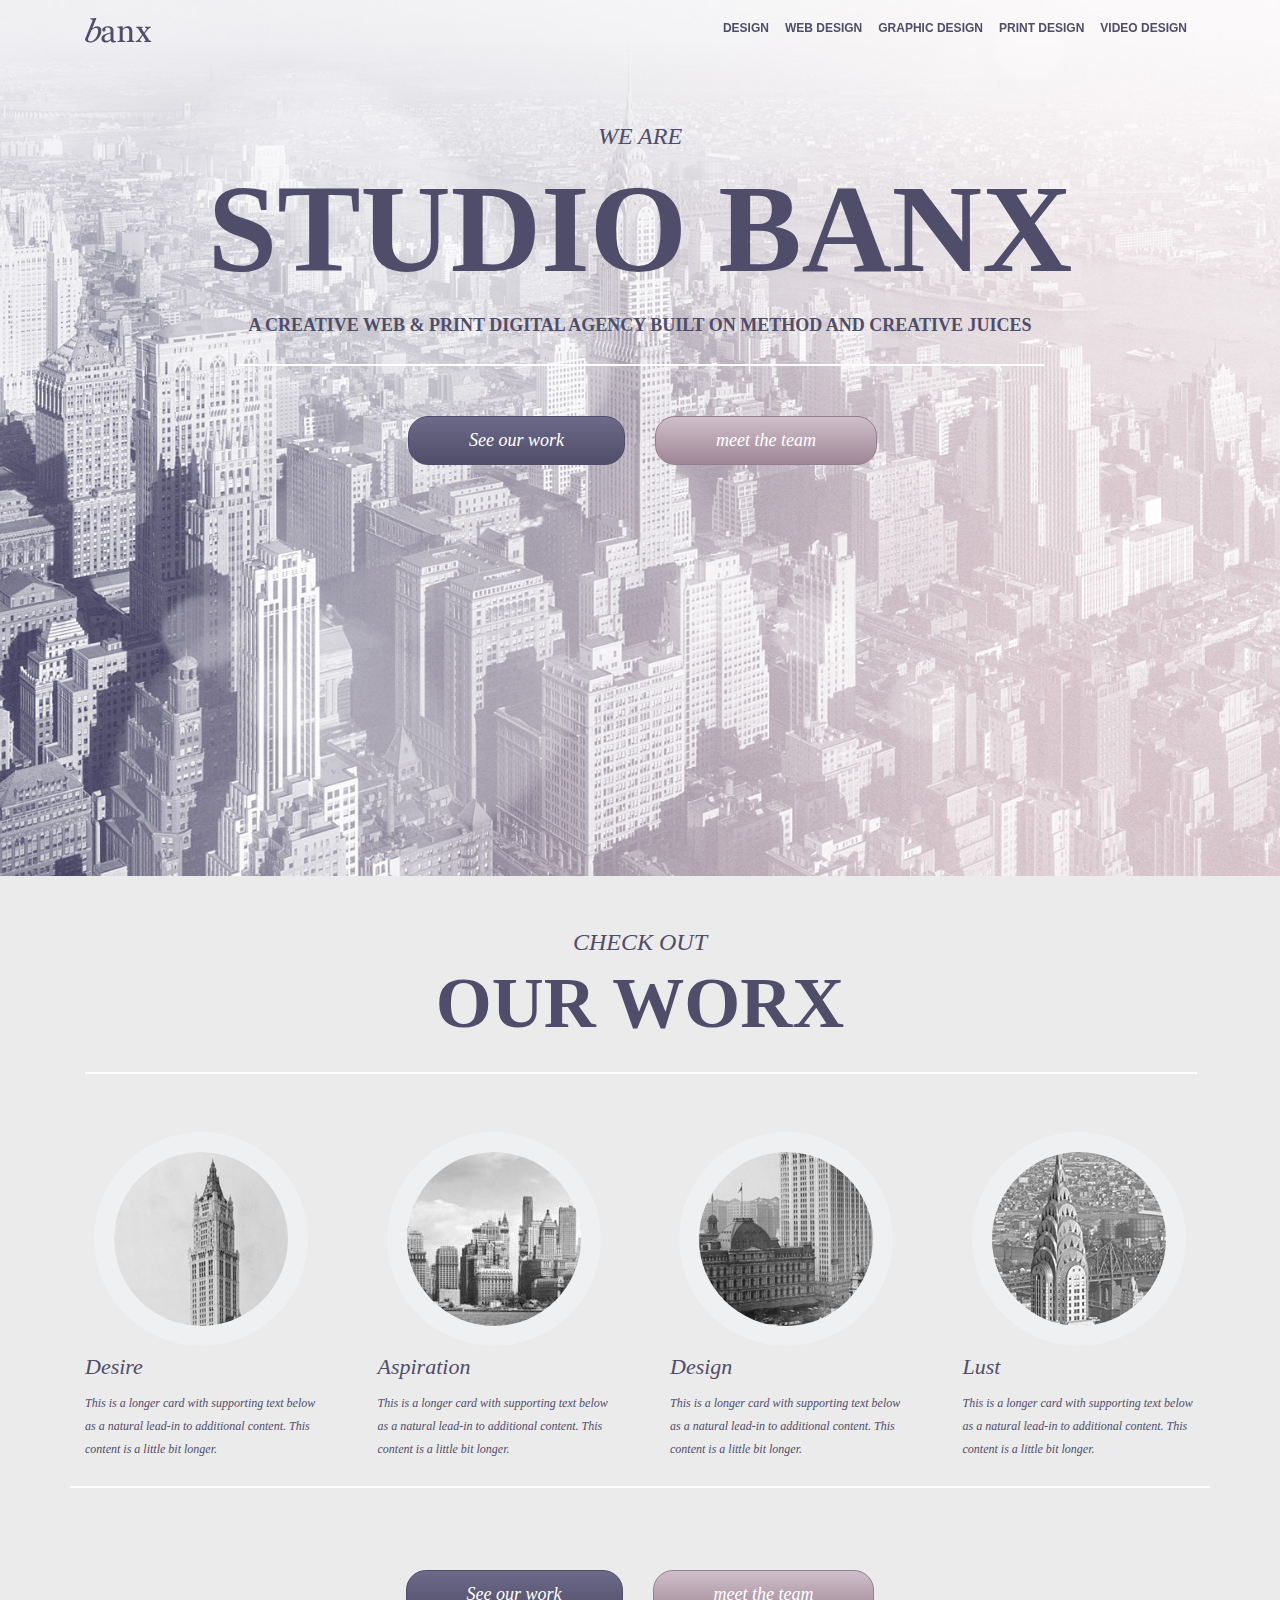
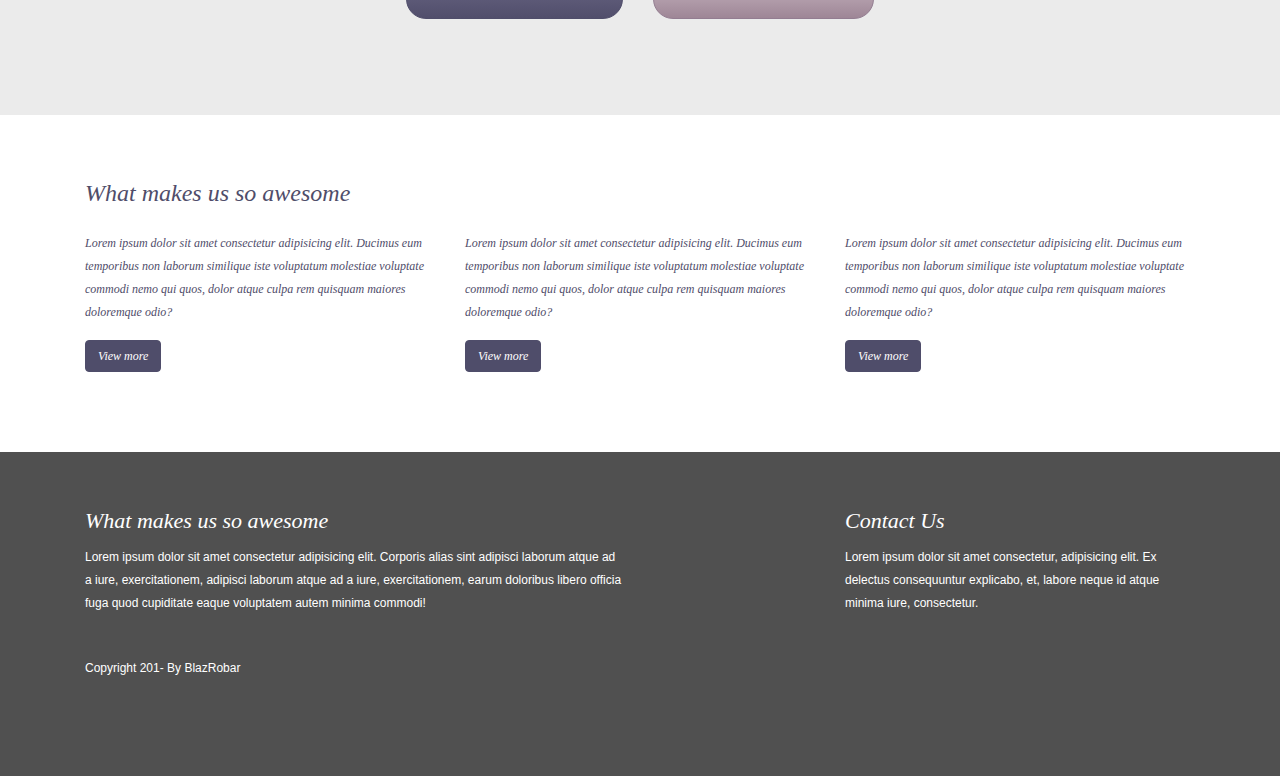
<file: banx/index.html>
<!DOCTYPE html>
<html lang="en">
  <head>
    <meta charset="UTF-8" />
    <title>Banx Design Studio</title>
    <link rel="stylesheet" href="css/bootstrap.css" />
    <link rel="stylesheet" href="css/styles.css" />
	<!-- Yandex.Metrika counter -->
<script type="text/javascript" >
   (function(m,e,t,r,i,k,a){m[i]=m[i]||function(){(m[i].a=m[i].a||[]).push(arguments)};
   m[i].l=1*new Date();k=e.createElement(t),a=e.getElementsByTagName(t)[0],k.async=1,k.src=r,a.parentNode.insertBefore(k,a)})
   (window, document, "script", "https://mc.yandex.ru/metrika/tag.js", "ym");

   ym(51777326, "init", {
        id:51777326,
        clickmap:true,
        trackLinks:true,
        accurateTrackBounce:true,
        webvisor:true
   });
</script>
<noscript><div><img src="https://mc.yandex.ru/watch/51777326" style="position:absolute; left:-9999px;" alt="" /></div></noscript>
<!-- /Yandex.Metrika counter -->
  </head>
  <body>
    <nav class="navbar navbar-expand-lg">
      <div class="container">
        <a class="navbar-brand" href="#"
          ><img src="img/logo.png" alt="banx"
        /></a>
        <button
          class="navbar-toggler"
          type="button"
          data-toggle="collapse"
          data-target="#navbarSupportedContent"
          aria-controls="navbarSupportedContent"
          aria-expanded="false"
          aria-label="Toggle navigation"
        >
          <span class="navbar-toggler-icon"></span>
        </button>
        <div class="collapse navbar-collapse" id="navbarSupportedContent">
          <ul class="navbar-nav ml-auto">
            <li class="nav-item"><a class="nav-link" href="#">Design</a></li>
            <li class="nav-item">
              <a class="nav-link" href="#">Web Design</a>
            </li>
            <li class="nav-item">
              <a class="nav-link" href="#">Graphic Design</a>
            </li>
            <li class="nav-item">
              <a class="nav-link" href="#">Print Design</a>
            </li>
            <li class="nav-item">
              <a class="nav-link" href="#">Video Design</a>
            </li>
          </ul>
        </div>
      </div>
    </nav>
    <div
      id="carouselExampleIndicators"
      class="carousel slide"
      data-ride="carousel"
      data-interval="3000"
      data-pause="hover"
    >
      <div class="carousel-inner">
        <div class="carousel-item active">
          <img class="d-block w-100" src="img/promo.jpg" alt="" />
          <div class="carousel-caption d-none d-md-block my-5">
            <span class="pre_title">We are</span>
            <h1 class="title">Studio Banx</h1>
            <p class="subtitle">
              a creative web & print digital agency built on method and creative
              juices
            </p>
            <hr class="promo_line" />
            <div
              class="row mx-auto"
              style="margin-top: 2rem; margin-bottom: 6rem;"
            >
              <div class="col text-right">
                <button type="button" class="btn btn-primary btn-sm left_btn">
                  See our work
                </button>
              </div>
              <div class="col text-left">
                <button type="button" class="btn btn-primary btn-sm right_btn">
                  meet the team
                </button>
              </div>
            </div>
          </div>
        </div>
        <div class="carousel-item">
          <img class="d-block w-100" src="img/promo.jpg" alt="" />
          <div class="carousel-caption d-none d-md-block my-5">
            <span class="pre_title">We are</span>
            <h1 class="title">Studio Banx</h1>
            <p class="subtitle">
              a creative web & print digital agency built on method and creative
              juices
            </p>
            <hr class="promo_line" />
            <div
              class="row mx-auto"
              style="margin-top: 2rem; margin-bottom: 6rem;"
            >
              <div class="col text-right">
                <button type="button" class="btn btn-primary btn-sm left_btn">
                  See our work
                </button>
              </div>
              <div class="col text-left">
                <button type="button" class="btn btn-primary btn-sm right_btn">
                  meet the team
                </button>
              </div>
            </div>
          </div>
        </div>
        <div class="carousel-item">
          <img class="d-block w-100" src="img/promo.jpg" alt="" />
          <div class="carousel-caption d-none d-md-block my-5">
            <span class="pre_title">We are</span>
            <h1 class="title">Studio Banx</h1>
            <p class="subtitle">
              a creative web & print digital agency built on method and creative
              juices
            </p>
            <hr class="promo_line" />
            <div
              class="row mx-auto"
              style="margin-top: 2rem; margin-bottom: 6rem;"
            >
              <div class="col text-right">
                <button type="button" class="btn btn-primary btn-sm left_btn">
                  See our work
                </button>
              </div>
              <div class="col text-left">
                <button type="button" class="btn btn-primary btn-sm right_btn">
                  meet the team
                </button>
              </div>
            </div>
          </div>
        </div>
      </div>
    </div>
    <div class="worx">
      <div class="container">
        <div class="row d-none d-md-block text-center px-auto pt-5">
          <span class="pre_title">check out</span>
          <h2 class="title worx">Our Worx</h2>
        </div>
		<hr class="worx_line" />
        <div class="row">
          <div class="card-deck">
            <div class="col-sm-12 col-md-3 col-lg-3">
              <div class="card">
                <img
                  class="img-fluid rounded-circle img-responsive img-thumbnail mx-auto my-2"
                  src="img/city-1.jpg"
                  alt="Card image cap"
                />
                <div class="card-body">
                  <h5 class="card-title">Desire</h5>
                  <p class="card-text">
                    This is a longer card with supporting text below as a
                    natural lead-in to additional content. This content is a
                    little bit longer.
                  </p>
                </div>
              </div>
            </div>
            <div class="col-sm-12 col-md-3 col-lg-3">
              <div class="card">
                <img
                  class="img-fluid rounded-circle img-responsive img-thumbnail mx-auto my-2"
                  src="img/city-2.jpg"
                  alt="Card image cap"
                />
                <div class="card-body">
                  <h5 class="card-title">Aspiration</h5>
                  <p class="card-text">
                    This is a longer card with supporting text below as a
                    natural lead-in to additional content. This content is a
                    little bit longer.
                  </p>
                </div>
              </div>
            </div>
            <div class="col-sm-12 col-md-3 col-lg-3">
              <div class="card">
                <img
                  class="img-fluid rounded-circle img-responsive img-thumbnail mx-auto my-2"
                  src="img/city-3.jpg"
                  alt="Card image cap"
                />
                <div class="card-body">
                  <h5 class="card-title">Design</h5>
                  <p class="card-text">
                    This is a longer card with supporting text below as a
                    natural lead-in to additional content. This content is a
                    little bit longer.
                  </p>
                </div>
              </div>
            </div>
            <div class="col-sm-12 col-md-3 col-lg-3">
              <div class="card">
                <img
                  class="img-fluid rounded-circle img-responsive img-thumbnail mx-auto my-2"
                  src="img/city-4.jpg"
                  alt="Card image cap"
                />
                <div class="card-body">
                  <h5 class="card-title">Lust</h5>
                  <p class="card-text">
                    This is a longer card with supporting text below as a
                    natural lead-in to additional content. This content is a
                    little bit longer.
                  </p>
                </div>
              </div>
            </div>
          </div>
          <hr class="worx_line" />
          <div
            class="row mx-auto"
            style="margin-top: 2rem; margin-bottom: 6rem;"
          >
            <div class="col">
              <button type="button" class="btn btn-primary btn-sm left_btn">
                See our work
              </button>
            </div>
            <div class="col">
              <button type="button" class="btn btn-primary btn-sm right_btn">
                meet the team
              </button>
            </div>
          </div>
        </div>
      </div>
    </div>
    <div class="awesome">
      <div class="container">
        <div class="row mt-5 mb-2">
          <div class="col">
            <h3 class="awesome_title my-3">What makes us so awesome</h3>
          </div>
        </div>
        <div class="row">
          <div class="col-sm-12 col-md-4">
            <div class="card">
              <div class="card-body">
                <p class="card-text">
                  Lorem ipsum dolor sit amet consectetur adipisicing elit.
                  Ducimus eum temporibus non laborum similique iste voluptatum
                  molestiae voluptate commodi nemo qui quos, dolor atque culpa
                  rem quisquam maiores doloremque odio?
                </p>
                <a href="#" class="btn btn-primary btn_view">View more</a>
              </div>
            </div>
          </div>
          <div class="col-sm-12 col-md-4">
            <div class="card">
              <div class="card-body">
                <p class="card-text">
                  Lorem ipsum dolor sit amet consectetur adipisicing elit.
                  Ducimus eum temporibus non laborum similique iste voluptatum
                  molestiae voluptate commodi nemo qui quos, dolor atque culpa
                  rem quisquam maiores doloremque odio?
                </p>
                <a href="#" class="btn btn-primary btn_view">View more</a>
              </div>
            </div>
          </div>
          <div class="col-sm-12 col-md-4">
            <div class="card">
              <div class="card-body">
                <p class="card-text">
                  Lorem ipsum dolor sit amet consectetur adipisicing elit.
                  Ducimus eum temporibus non laborum similique iste voluptatum
                  molestiae voluptate commodi nemo qui quos, dolor atque culpa
                  rem quisquam maiores doloremque odio?
                </p>
                <a href="#" class="btn btn-primary btn_view">View more</a>
              </div>
            </div>
          </div>
        </div>
      </div>
    </div>
    <footer class="footer" style="margin-top: 5rem;">
      <div class="container w-100">
        <div class="row my-4">
          <div class="col-sm-12 col-md-6">
            <div class="card">
              <div class="card-body">
                <h5 class="card-title text-left">What makes us so awesome</h5>
                <p class="footer_text">
                  Lorem ipsum dolor sit amet consectetur adipisicing elit.
                  Corporis alias sint adipisci laborum atque ad a iure,
                  exercitationem, adipisci laborum atque ad a iure,
                  exercitationem, earum doloribus libero officia fuga quod
                  cupiditate eaque voluptatem autem minima commodi!
                </p>
              </div>
            </div>
          </div>
          <div class="col-md-2"></div>
          <div class="col-sm-12 col-md-4">
            <div class="card">
              <div class="card-body">
                <h5 class="card-title text-left">Contact Us</h5>
                <p class="footer_text">
                  Lorem ipsum dolor sit amet consectetur, adipisicing elit. Ex
                  delectus consequuntur explicabo, et, labore neque id atque
                  minima iure, consectetur.
                </p>
              </div>
            </div>
          </div>
        </div>
        <div class="row" style="margin-bottom: 5rem;">
          <div class="col">
            <span class="copyright">Copyright 201- By BlazRobar</span>
          </div>
        </div>
      </div>
    </footer>
    <script src="js/jquery-3.3.1.js"></script>
    <script src="js/bootstrap.js"></script>
  </body>
</html>
</file>
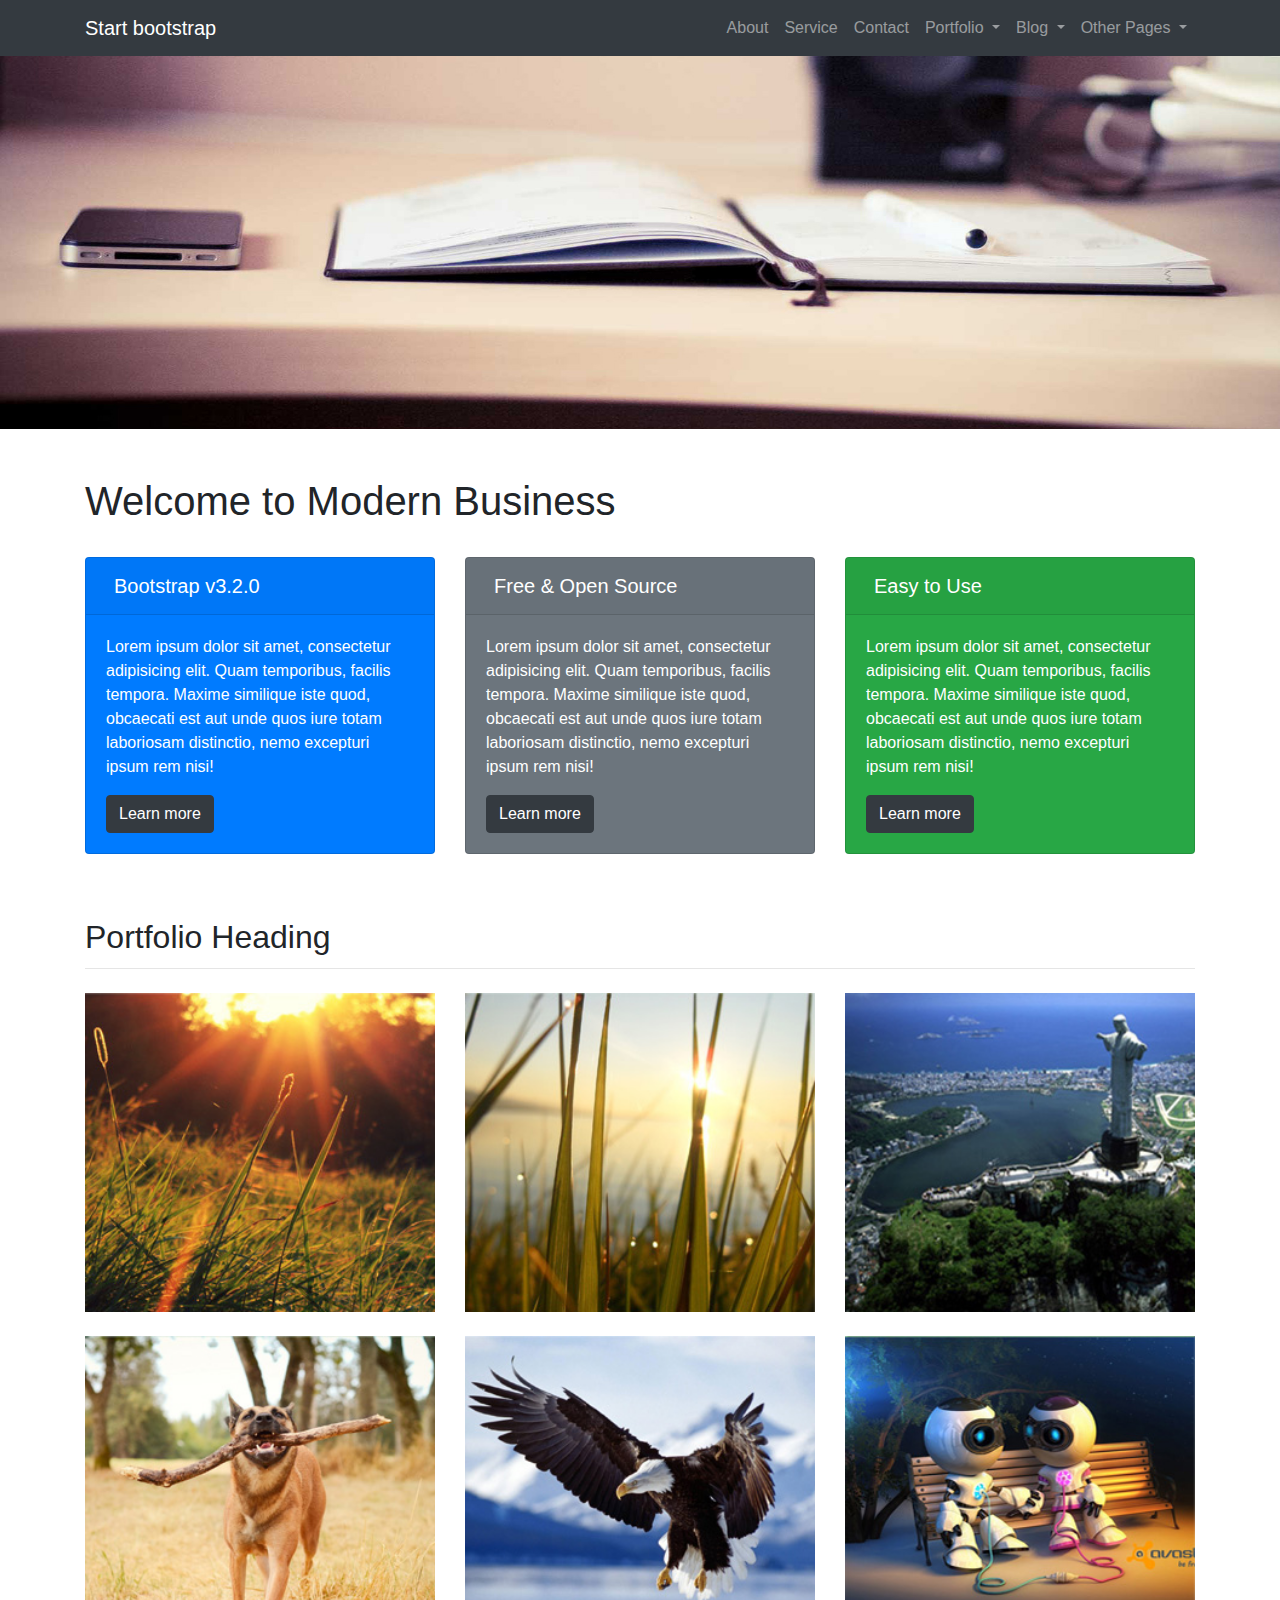
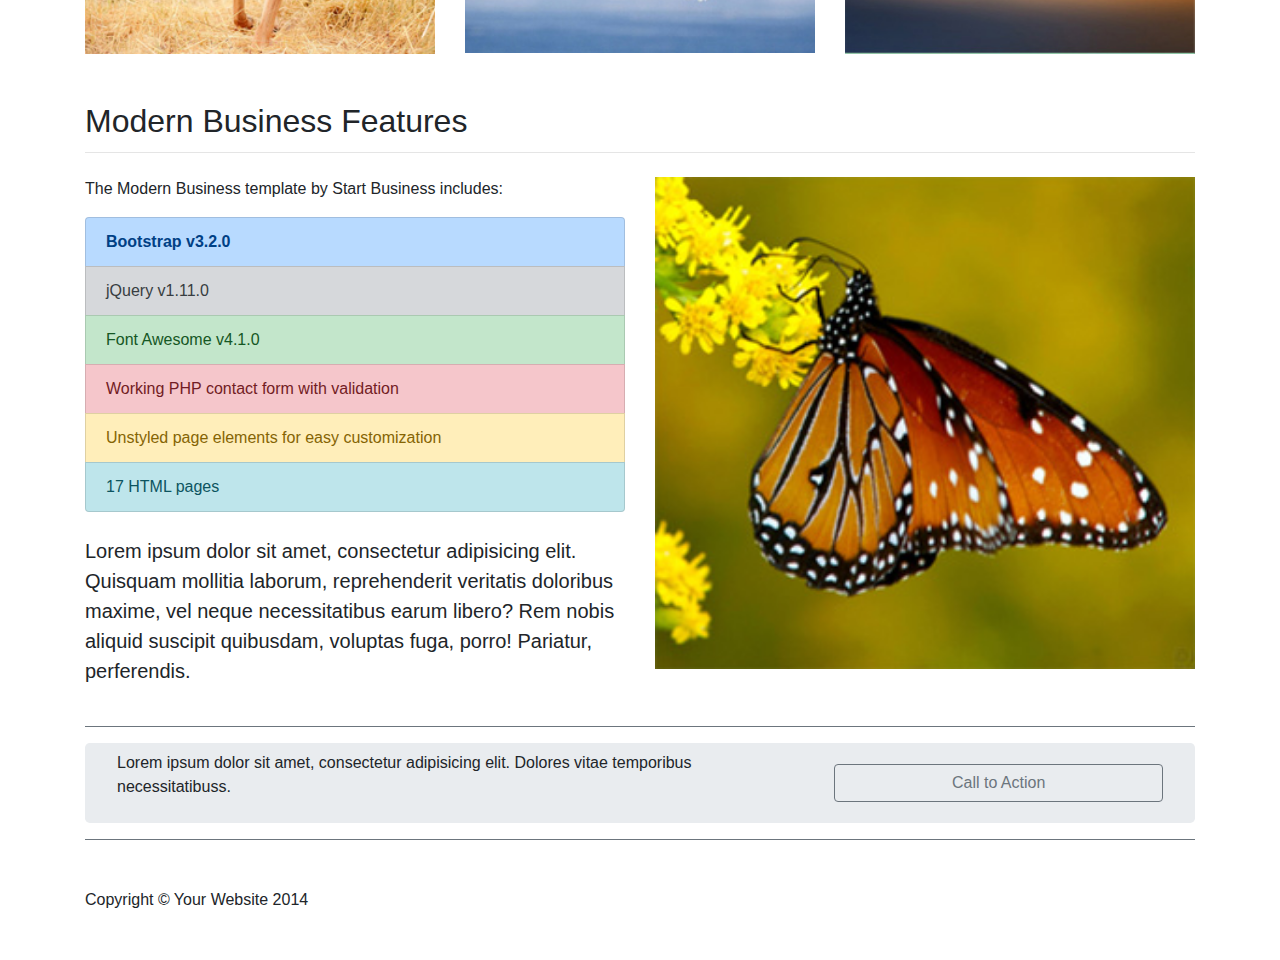
<file: bootstrap/index.html>
<!DOCTYPE html>
<html lang="en">
<head>
	<meta charset="UTF-8">
	<title>Bootstrap</title>
	<link rel="stylesheet" href="css/bootstrap.css">
	<link rel="stylesheet" href="https://use.fontawesome.com/releases/v5.5.0/css/all.css" integrity="sha384-B4dIYHKNBt8Bc12p+WXckhzcICo0wtJAoU8YZTY5qE0Id1GSseTk6S+L3BlXeVIU" crossorigin="anonymous">
	<!-- Yandex.Metrika counter -->
	<script type="text/javascript" >
	   (function(m,e,t,r,i,k,a){m[i]=m[i]||function(){(m[i].a=m[i].a||[]).push(arguments)};
	   m[i].l=1*new Date();k=e.createElement(t),a=e.getElementsByTagName(t)[0],k.async=1,k.src=r,a.parentNode.insertBefore(k,a)})
	   (window, document, "script", "https://mc.yandex.ru/metrika/tag.js", "ym");

	   ym(51482011, "init", {
			id:51482011,
			clickmap:true,
			trackLinks:true,
			accurateTrackBounce:true,
			webvisor:true
	   });
	</script>
	<noscript><div><img src="https://mc.yandex.ru/watch/51482011" style="position:absolute; left:-9999px;" alt="" /></div></noscript>
	<!-- /Yandex.Metrika counter -->
</head>
<body>
	<nav class="navbar navbar-static-top navbar-expand-lg navbar-dark bg-dark">	
		<div class="container">		
			<div class="row d-flex justify-content-between flex-grow-1">
				<div class="col-md-6 col-lg-6 col-xl-6">
					<a class="navbar-brand" href="#">Start bootstrap</a>
					<button class="navbar-toggler" type="button" data-toggle="collapse" data-target="#navbarSupportedContent" aria-controls="navbarSupportedContent" aria-expanded="false" aria-label="Toggle navigation">
						<span class="navbar-toggler-icon"></span>
					</button>					
				</div>
				<div class="col-md-6 col-lg-6 col-xl-6">
					<div class="collapse navbar-collapse d-flex justify-content-end" id="navbarSupportedContent">
						<ul class="navbar-nav">
							<li class="nav-item">
								<a class="nav-link" href="#">About</a>
							</li>
							<li class="nav-item">
								<a class="nav-link" href="#">Service</a>
							</li>
							<li class="nav-item">
								<a class="nav-link" href="#">Contact</a>
							</li>
							<li class="nav-item dropdown">
								<a class="nav-link dropdown-toggle" href="#" id="navbarDropdown" role="button" data-toggle="dropdown" aria-haspopup="true" aria-expanded="false">
									Portfolio
								</a>
								<div class="dropdown-menu" aria-labelledby="navbarDropdown">
									<a class="dropdown-item" href="#">Action</a>
									<a class="dropdown-item" href="#">Another action</a>
									<div class="dropdown-divider"></div>
									<a class="dropdown-item" href="#">Something else here</a>
								</div>
							</li>
							<li class="nav-item dropdown">
								<a class="nav-link dropdown-toggle" href="#" id="navbarDropdown" role="button" data-toggle="dropdown" aria-haspopup="true" aria-expanded="false">
									Blog
								</a>
								<div class="dropdown-menu" aria-labelledby="navbarDropdown">
									<a class="dropdown-item" href="#">Action</a>
									<a class="dropdown-item" href="#">Another action</a>
									<div class="dropdown-divider"></div>
									<a class="dropdown-item" href="#">Something else here</a>
								</div>
							</li>
							<li class="nav-item dropdown">
								<a class="nav-link dropdown-toggle" href="#" id="navbarDropdown" role="button" data-toggle="dropdown" aria-haspopup="true" aria-expanded="false">
									Other Pages
								</a>
								<div class="dropdown-menu" aria-labelledby="navbarDropdown">
									<a class="dropdown-item" href="#">Action</a>
									<a class="dropdown-item" href="#">Another action</a>
									<div class="dropdown-divider"></div>
									<a class="dropdown-item" href="#">Something else here</a>
								</div>
							</li>
						</ul>
					</div>						
				</div>
			</div>
		</div>
	</nav>
	<div class="row m-0">
		<img src="img/slide_pic.jpg" class="img-fluid" alt="Responsive image">	
	</div>
	<div class="container">
		<div class="row mx-0 mt-5 mb-4">
			<h1 class="text-body">Welcome to Modern Business</h1>			
		</div>
		<div class="row d-flex justify-content-between flex-grow-1">
			<div class="col-4">
				<div class="card text-white bg-primary mb-3">
					<div class="card-header d-flex align-items-center">
						<i class="fas fa-check pt-1"></i>
						<h5 class="mx-2 my-0 py-1">Bootstrap v3.2.0</h5>
					</div> 
					<div class="card-body">
						<p class="card-text">Lorem ipsum dolor sit amet, consectetur adipisicing elit. Quam temporibus, facilis tempora. Maxime similique iste quod, obcaecati est aut unde quos iure totam laboriosam distinctio, nemo excepturi ipsum rem nisi!</p>
						<button type="button" class="btn btn-dark">Learn more</button>
					</div>
				</div>	
			</div>				
			<div class="col-4">
				<div class="card  text-white bg-secondary mb-3">
					<div class="card-header d-flex align-items-center">
						<i class="fas fa-gift pt-1"></i>
						<h5 class="mx-2 my-0 py-1">Free & Open Source</h5>
					</div> 
					<div class="card-body">
						<p class="card-text">Lorem ipsum dolor sit amet, consectetur adipisicing elit. Quam temporibus, facilis tempora. Maxime similique iste quod, obcaecati est aut unde quos iure totam laboriosam distinctio, nemo excepturi ipsum rem nisi!</p>
						<button type="button" class="btn btn-dark">Learn more</button>
					</div>
				</div>	
			</div>				
			<div class="col-4">
				<div class="card text-white bg-success mb-3">
					<div class="card-header d-flex align-items-center">
						<i class="far fa-compass pt-1"></i>
						<h5 class="mx-2 my-0 py-1">Easy to Use</h5>
					</div> 
					<div class="card-body">
						<p class="card-text">Lorem ipsum dolor sit amet, consectetur adipisicing elit. Quam temporibus, facilis tempora. Maxime similique iste quod, obcaecati est aut unde quos iure totam laboriosam distinctio, nemo excepturi ipsum rem nisi!</p>
						<button type="button" class="btn btn-dark">Learn more</button>
					</div>
				</div>	
			</div>			
		</div>	
	</div>
	<div class="container">
		<div class="row mx-0 mt-5 mb-1">
			<h2 class="text-body">Portfolio Heading</h2>	
		</div>	
		<hr class="row mx-0 mt-1 mb-3 py-0">	
		<div class="row my-4 d-flex justify-content-between flex-grow-1">
			<div class="col-4">
				<img src="img/pic-1.jpg" class="w-100" alt="Responsive image">	
			</div>			
			<div class="col-4">
				<img src="img/pic-2.jpg" class="w-100" alt="Responsive image">	
			</div>			
			<div class="col-4">
				<img src="img/pic-3.jpg" class="w-100" alt="Responsive image">	
			</div>
		</div>			
		<div class="row my-4 d-flex justify-content-between flex-grow-1">
			<div class="col-4">
				<img src="img/pic-4.jpg" class="w-100" alt="Responsive image">	
			</div>			
			<div class="col-4">
				<img src="img/pic-5.jpg" class="w-100" alt="Responsive image">	
			</div>			
			<div class="col-4">
				<img src="img/pic-6.jpg" class="w-100" alt="Responsive image">	
			</div>
		</div>	
	</div>
	<div class="container">
		<div class="row mx-0 mt-5 mb-1">
			<h2 class="text-body">Modern Business Features</h2>	
		</div>	
		<hr class="row mx-0 mt-1 mb-3 py-0">	
		<div class="row my-4 d-flex justify-content-between flex-grow-1">
			<div class="col-6">
				<p class="text-body">The Modern Business template by Start Business includes:</p>
				<ul class="list-group">
					<li class="list-group-item list-group-item-primary"><strong>Bootstrap v3.2.0</strong></li>
					<li class="list-group-item list-group-item-secondary">jQuery v1.11.0</li>
					<li class="list-group-item list-group-item-success">Font Awesome v4.1.0</li>
					<li class="list-group-item list-group-item-danger">Working PHP contact form with validation</li>
					<li class="list-group-item list-group-item-warning">Unstyled page elements for easy customization</li>
					<li class="list-group-item list-group-item-info">17 HTML pages</li>
				</ul>
				<p class="lead mt-4">Lorem ipsum dolor sit amet, consectetur adipisicing elit. Quisquam mollitia laborum, reprehenderit veritatis doloribus maxime, vel neque necessitatibus earum libero? Rem nobis aliquid suscipit quibusdam, voluptas fuga, porro! Pariatur, perferendis.</p>
			</div>			
			<div class="col-6">
				<img src="img/pic-8.jpg" class="w-100" alt="Responsive image">	
			</div>			
		</div>			
	</div>
	<div class="container">
		<div class="border-top border-bottom border-secondary box">
			<div class="jumbotron mt-3 mb-3 py-2">
				<div class="row align-items-center">
					<div class="col-8">
						<p class="text-body">Lorem ipsum dolor sit amet, consectetur adipisicing elit. Dolores vitae temporibus necessitatibuss.</p>
					</div>
					<div class="col-4">
						<input class="btn btn-outline-secondary w-100" type="submit" value="Call to Action">
					</div>
				</div>
			</div>
		</div>
	</div>
	<footer class="mastfoot mx-5 my-5">
		<div class="container">
			<p class="text-body">Copyright &copy; Your Website 2014</p>
		</div>
	</footer>
	<script src="js/jquery-3.3.1.js"></script>
	<script src="js/bootstrap.js"></script>
</body>
</html>
</file>
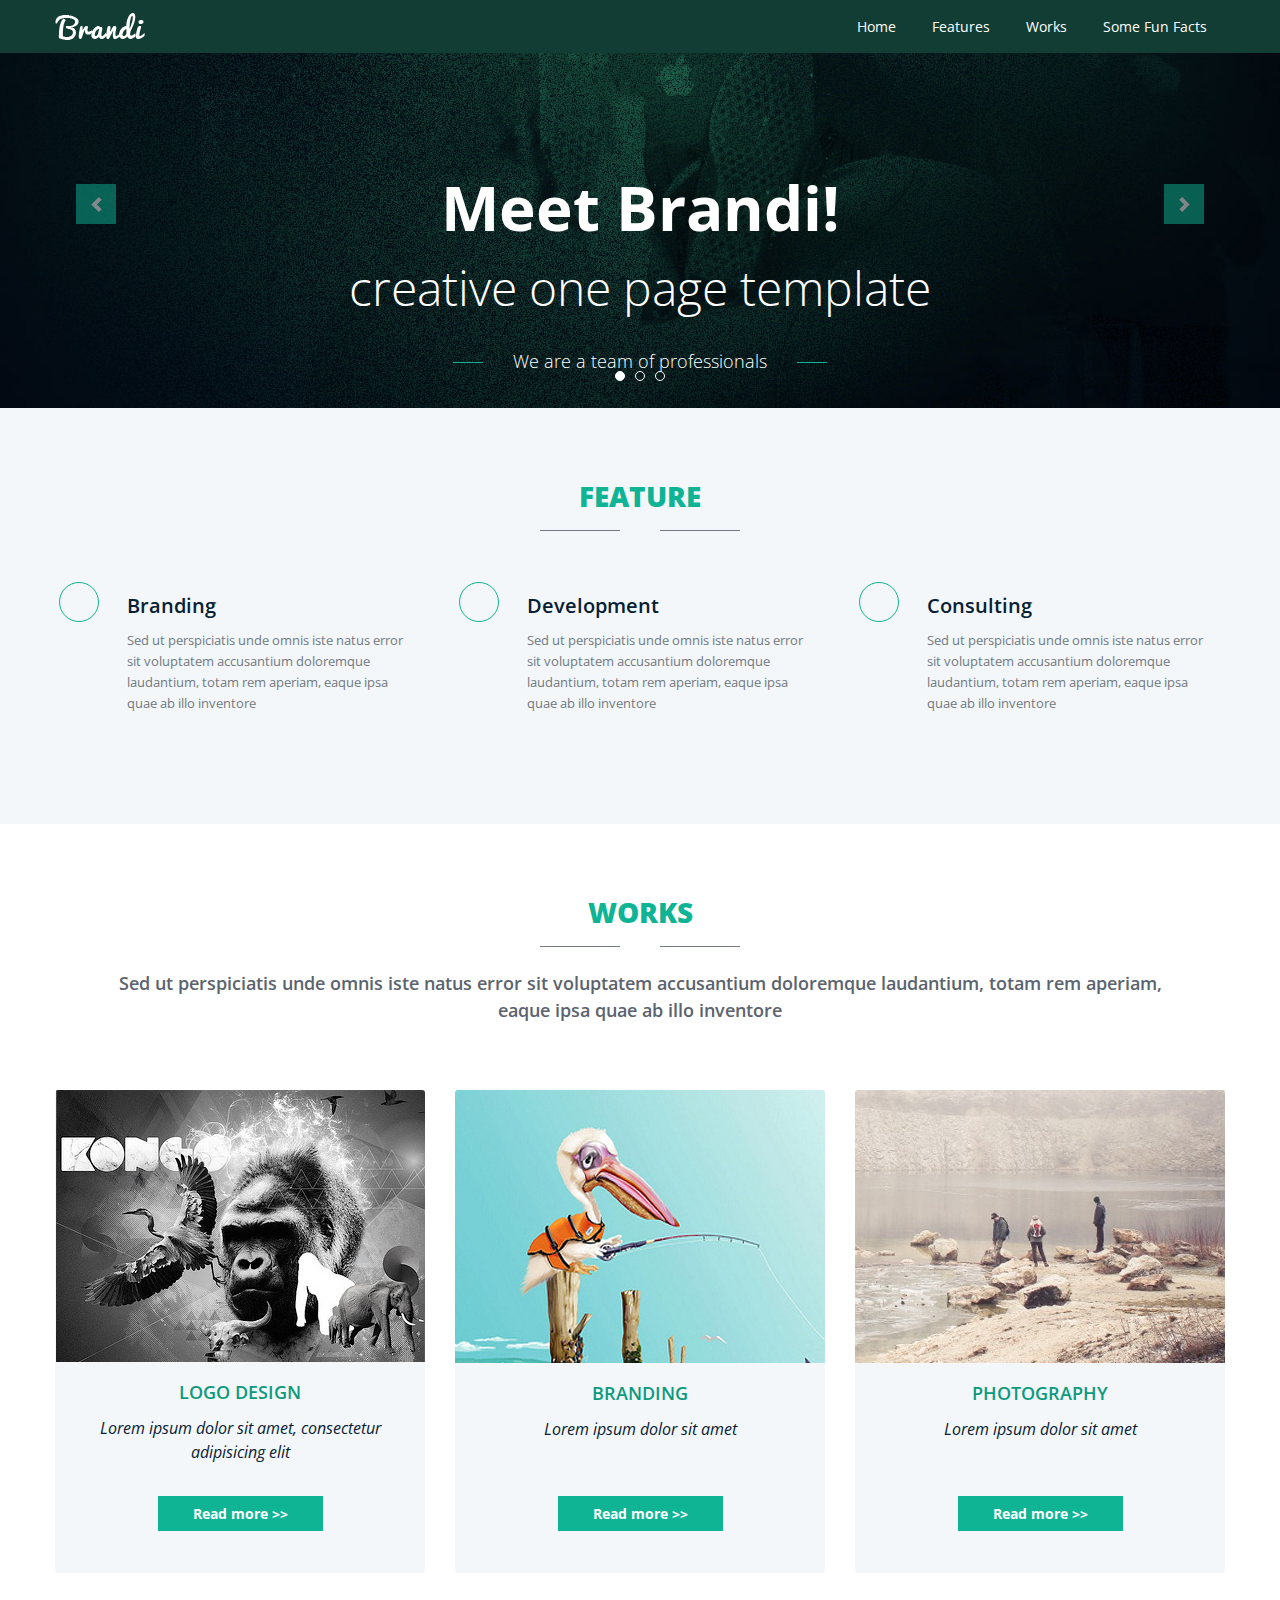
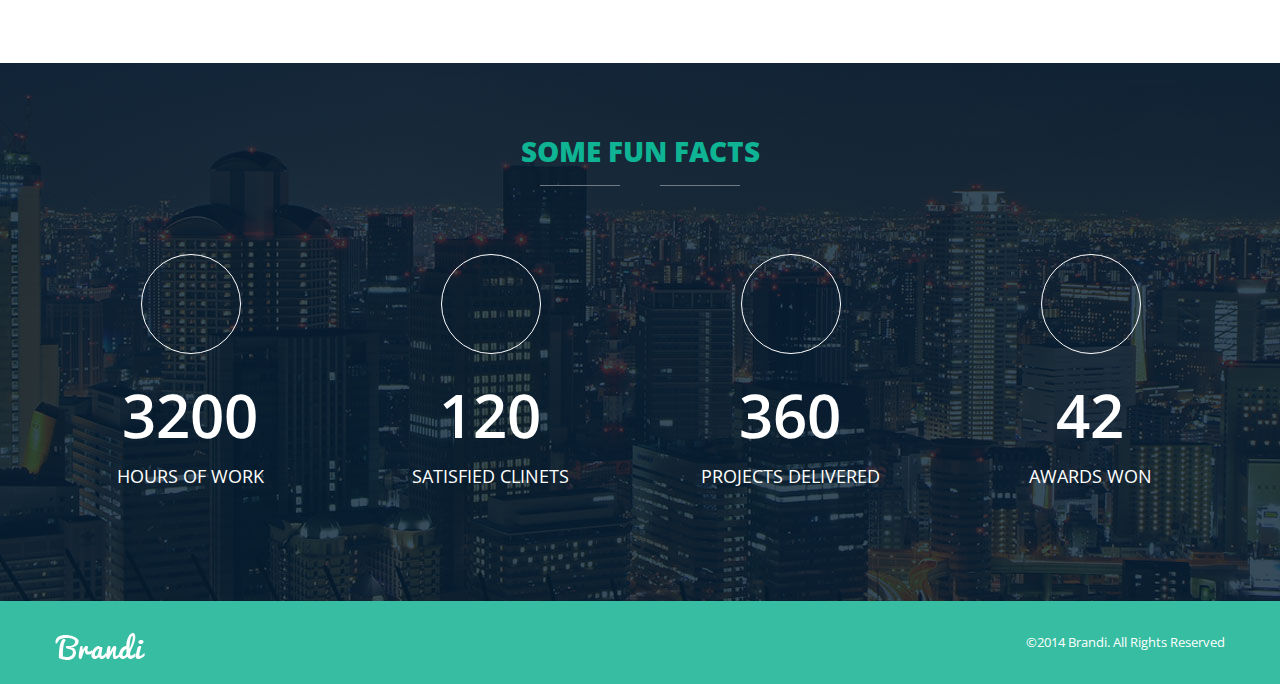
<file: brandi/index.html>
<!DOCTYPE html>
<html lang="en">
<head>
	<meta charset="UTF-8">
	<title>Brandi</title>
	<link rel="stylesheet" href="css/reset.css">
	<link rel="stylesheet" href="css/bootstrap.css">
	<link rel="stylesheet" href="https://use.fontawesome.com/releases/v5.6.3/css/all.css" integrity="sha384-UHRtZLI+pbxtHCWp1t77Bi1L4ZtiqrqD80Kn4Z8NTSRyMA2Fd33n5dQ8lWUE00s/" crossorigin="anonymous">
	<link href="https://fonts.googleapis.com/css?family=Open+Sans" rel="stylesheet">
	<link rel="stylesheet" href="css/styles.css">
<!-- Yandex.Metrika counter -->
<script type="text/javascript" >
   (function(m,e,t,r,i,k,a){m[i]=m[i]||function(){(m[i].a=m[i].a||[]).push(arguments)};
   m[i].l=1*new Date();k=e.createElement(t),a=e.getElementsByTagName(t)[0],k.async=1,k.src=r,a.parentNode.insertBefore(k,a)})
   (window, document, "script", "https://mc.yandex.ru/metrika/tag.js", "ym");

   ym(51777260, "init", {
        id:51777260,
        clickmap:true,
        trackLinks:true,
        accurateTrackBounce:true,
        webvisor:true
   });
</script>
<noscript><div><img src="https://mc.yandex.ru/watch/51777260" style="position:absolute; left:-9999px;" alt="" /></div></noscript>
<!-- /Yandex.Metrika counter -->	
</head>
<body>

	<nav class="navbar navbar-expand-lg fixed-top">
		<div class="container">
			<a href="#home" class="logo"><img src="img/logo.png" alt="Brandi"></a>
			<button class="navbar-toggler" type="button" data-toggle="collapse" data-target="#navbarSupportedContent" aria-controls="navbarSupportedContent" aria-expanded="false" aria-label="Toggle navigation">
				<span class="navbar-toggler-icon"></span>
			</button>

			<div class="collapse navbar-collapse" id="navbarSupportedContent">
				<ul class="navbar-nav ml-auto">
					<li class="nav-item active">
						<a class="nav-link smooth-scroll" href="#home">Home<span class="sr-only">(current)</span></a>
					</li>
					<li class="nav-item">
						<a class="nav-link smooth-scroll" href="#features">Features</a>
					</li>
					<li class="nav-item">
						<a class="nav-link smooth-scroll" href="#works">Works</a>
					</li>
					<li class="nav-item">
						<a class="nav-link smooth-scroll" href="#facts">Some Fun Facts</a>
					</li>
				</ul>
			</div>
		</div>
	</nav>


	<div id="carouselExampleIndicators" class="carousel slide" data-ride="carousel" data-interval="5000">

		<div class="carousel-inner" id="home">
			<div class="carousel-item align-self-start active">
				<img src="img/slider-pic.jpg" alt="slider-pic" class="img-fluid">
				<div class="carousel-caption d-none d-md-block">
					<h1>Meet Brandi!</h1>
					<p>creative one page template</p>
					<div class="col mx-auto my-4">
						<div class="row d-flex justify-content-center">					
							<span class="lines"></span>
							<span class="text">We are a team of professionals</span>
							<span class="lines"></span>
						</div>
					</div>
				</div>
			</div>
			<div class="carousel-item align-self-start">
				<img src="img/slider-pic.jpg" alt="slider-pic" class="img-fluid">
				<div class="carousel-caption d-none d-md-block">
					<h1>Meet Brandi!</h1>
					<p>Lorem ipsum dolor sit amet</p>
					<div class="col mx-auto my-4">
						<div class="row d-flex justify-content-center">					
							<span class="lines"></span>
							<span class="text">Lorem ipsum dolor sit amet</span>
							<span class="lines"></span>
						</div>
					</div>
				</div>
			</div>
			<div class="carousel-item align-self-start">
				<img src="img/slider-pic.jpg" alt="slider-pic" class="img-fluid">
				<div class="carousel-caption d-none d-md-block">
					<h1>Meet Brandi!</h1>
					<p>Lorem ipsum dolor sit amet</p>
					<div class="col mx-auto my-4">
						<div class="row d-flex justify-content-center">					
							<span class="lines"></span>
							<span class="text">Lorem ipsum dolor sit amet</span>
							<span class="lines"></span>
						</div>
					</div>
				</div>
			</div>
		</div>

		<div class="container">
			<a class="carousel-control-prev" href="#carouselExampleIndicators" role="button" data-slide="prev">
				<span class="carousel-control-prev-icon" aria-hidden="true"></span>
				<span class="sr-only">Previous</span>
			</a>
			<a class="carousel-control-next" href="#carouselExampleIndicators" role="button" data-slide="next">
				<span class="carousel-control-next-icon" aria-hidden="true"></span>
				<span class="sr-only">Next</span>
			</a>
		</div>
		
		<ol class="carousel-indicators">
			<li data-target="#carousel" data-slide-to="0" class="active"></li>
			<li data-target="#carousel" data-slide-to="1"></li>
			<li data-target="#carousel" data-slide-to="2"></li>
		</ol>
	</div>



	<div class="features" id="features">
		<div class="container">
			<div class="row d-flex flex-column align-items-center mx-auto mb-4 pt-5">
				<div class="col mx-auto my-4 text-center">
					<h5 class="features_title">Feature</h5>
				</div>
				<div class="col mx-auto my-4">
					<div class="row d-flex justify-content-center">					
						<span class="heart_lines"></span>
						<i class="far fa-heart"></i>
						<span class="heart_lines"></span>
					</div>
				</div>
			</div>

			<div class="card-deck">
				<div class="card">
					<div class="row d-flex justify-content-between">
						<div class="col-2">
							<span class="small_circle mx-1 mt-1">
								<a href=""><i class="fas fa-feather-alt inside_circle"></i></a>
							</span>
						</div>
						<div class="col-10 pl-1">
							<div class="card-body pl-3 pt-3">
								<a href="#" class="logo">
									<h5 class="card-title">Branding</h5>
								</a>
								<p class="card-text">Sed ut perspiciatis unde omnis iste natus error sit voluptatem accusantium doloremque laudantium, totam rem aperiam, eaque ipsa quae ab illo inventore</p>
							</div>
						</div>
					</div>
				</div>

				<div class="card">
					<div class="row d-flex justify-content-between">
						<div class="col-2">
							<span class="small_circle mx-1 mt-1">
								<a href=""><i class="fas fa-pencil-alt inside_circle"></i></a>
							</span>
						</div>
						<div class="col-10 pl-1">
							<div class="card-body pl-3 pt-3">
								<a href="#" class="logo">
									<h5 class="card-title features_subtitle">Development</h5>
								</a>
								<p class="card-text features_text">Sed ut perspiciatis unde omnis iste natus error sit voluptatem accusantium doloremque laudantium, totam rem aperiam, eaque ipsa quae ab illo inventore</p>
							</div>
						</div>
					</div>
				</div>

				<div class="card">
					<div class="row d-flex justify-content-between">
						<div class="col-2">
							<span class="small_circle mx-1 mt-1">
								<a href=""><i class="fas fa-bullhorn inside_circle"></i></a>
							</span>
						</div>
						<div class="col-10 pl-1">
							<div class="card-body pl-3 pt-3">
								<a href="#" class="logo">
									<h5 class="card-title features_subtitle">Consulting</h5>
								</a>
								<p class="card-text features_text">Sed ut perspiciatis unde omnis iste natus error sit voluptatem accusantium doloremque laudantium, totam rem aperiam, eaque ipsa quae ab illo inventore</p>
							</div>
						</div>
					</div>
				</div>

			</div>
		</div>
	</div>


	<div class="works" id="works">
		<div class="container">
			<div class="row d-flex flex-column align-items-center mx-auto mb-4 pt-5">
				<div class="col mx-auto my-4 text-center">
					<h5 class="works_title">Works</h5>
				</div>
				<div class="col mx-auto my-4">
					<div class="row d-flex justify-content-center">					
						<span class="heart_lines"></span>
						<i class="far fa-heart"></i>
						<span class="heart_lines"></span>
					</div>
				</div>
				<div class="col px-5 pb-5 mb-5 text-center">
					<p class="works_subtitle">Sed ut perspiciatis unde omnis iste natus error sit voluptatem accusantium doloremque laudantium, totam rem aperiam, eaque ipsa quae ab illo inventore</p>
				</div>
			</div>
			
			<div class="card-deck">
				<div class="card">
					<img src="img/photo-1.jpg" class="card-img-top" alt="photo-1">
					<div class="card-body">
						<h5 class="card-title">Logo Design</h5>
						<p class="card-text">Lorem ipsum dolor sit amet, consectetur adipisicing elit</p>
					</div>
					<div class="card-footer bg-transparent">						
						<a href="#" class="btn">Read more >></a>
					</div>
				</div>
				<div class="card">
					<img src="img/photo-2.jpg" class="card-img-top" alt="photo-2">
					<div class="card-body">
						<h5 class="card-title">Branding</h5>
						<p class="card-text">Lorem ipsum dolor sit amet</p>
					</div>
					<div class="card-footer bg-transparent">						
						<a href="#" class="btn">Read more >></a>
					</div>
				</div>
				<div class="card">
					<img src="img/photo-3.jpg" class="card-img-top" alt="photo-3">
					<div class="card-body">
						<h5 class="card-title">Photography</h5>
						<p class="card-text">Lorem ipsum dolor sit amet</p>
					</div>
					<div class="card-footer bg-transparent">						
						<a href="#" class="btn">Read more >></a>
					</div>
				</div>
			</div>

		</div>
	</div>


	<div class="facts" id="facts">
		<div class="container">

			<div class="row d-flex flex-column align-items-center mx-auto mb-4 pt-5">
				<div class="col mx-auto my-4 text-center">
					<h5 class="facts_title">Some Fun Facts</h5>
				</div>
				<div class="col mx-auto my-4">
					<div class="row d-flex justify-content-center">					
						<span class="heart_lines"></span>
						<i class="far fa-heart"></i>
						<span class="heart_lines"></span>
					</div>
				</div>
			</div>

			<div class="card-deck">
				
				<div class="card">
					<div class="card-body">
						<span class="big_circle">
							<a href="">
								<i class="far fa-clock inside_circle"></i>
							</a>
						</span>
						<h5 class="card-title">3200</h5>
						<p class="card-text">Hours of Work</p>
					</div>
				</div>

				<div class="card">
					<div class="card-body">
						<span class="big_circle">
							<a href="">
								<i class="far fa-user inside_circle"></i>
							</a>
						</span>	
						<h5 class="card-title">120</h5>
						<p class="card-text">Satisfied Clinets</p>
					</div>
				</div>

				<div class="card">
					<div class="card-body">
						<span class="big_circle">
							<a href="">
								<i class="fas fa-rocket inside_circle"></i>
							</a>
						</span>	
						<h5 class="card-title">360</h5>
						<p class="card-text">Projects delivered</p>
					</div>
				</div>

				<div class="card">
					<div class="card-body">
						<span class="big_circle">
							<a href="">
								<i class="fas fa-trophy inside_circle"></i>
							</a>
						</span>	
						<h5 class="card-title">42</h5>
						<p class="card-text">Awards Won</p>
					</div>
				</div>

			</div>
		</div>
	</div>


	<footer class="footer">
		<div class="container">
			<div class="row">
				<div class="col">
					<a href="#" class="logo"><img src="img/logo.png" alt="Brandi"></a>
				</div>
				<div class="col">
					<p class="copyright">&copy;2014 Brandi. All Rights Reserved</p>
				</div>
			</div>
			
		</div>
	</footer>

	<script src="js/jquery-3.3.1.js"></script>
	<script src="js/bootstrap.js"></script>
	<script src="js/main.js"></script>
</body>
</html>
</file>
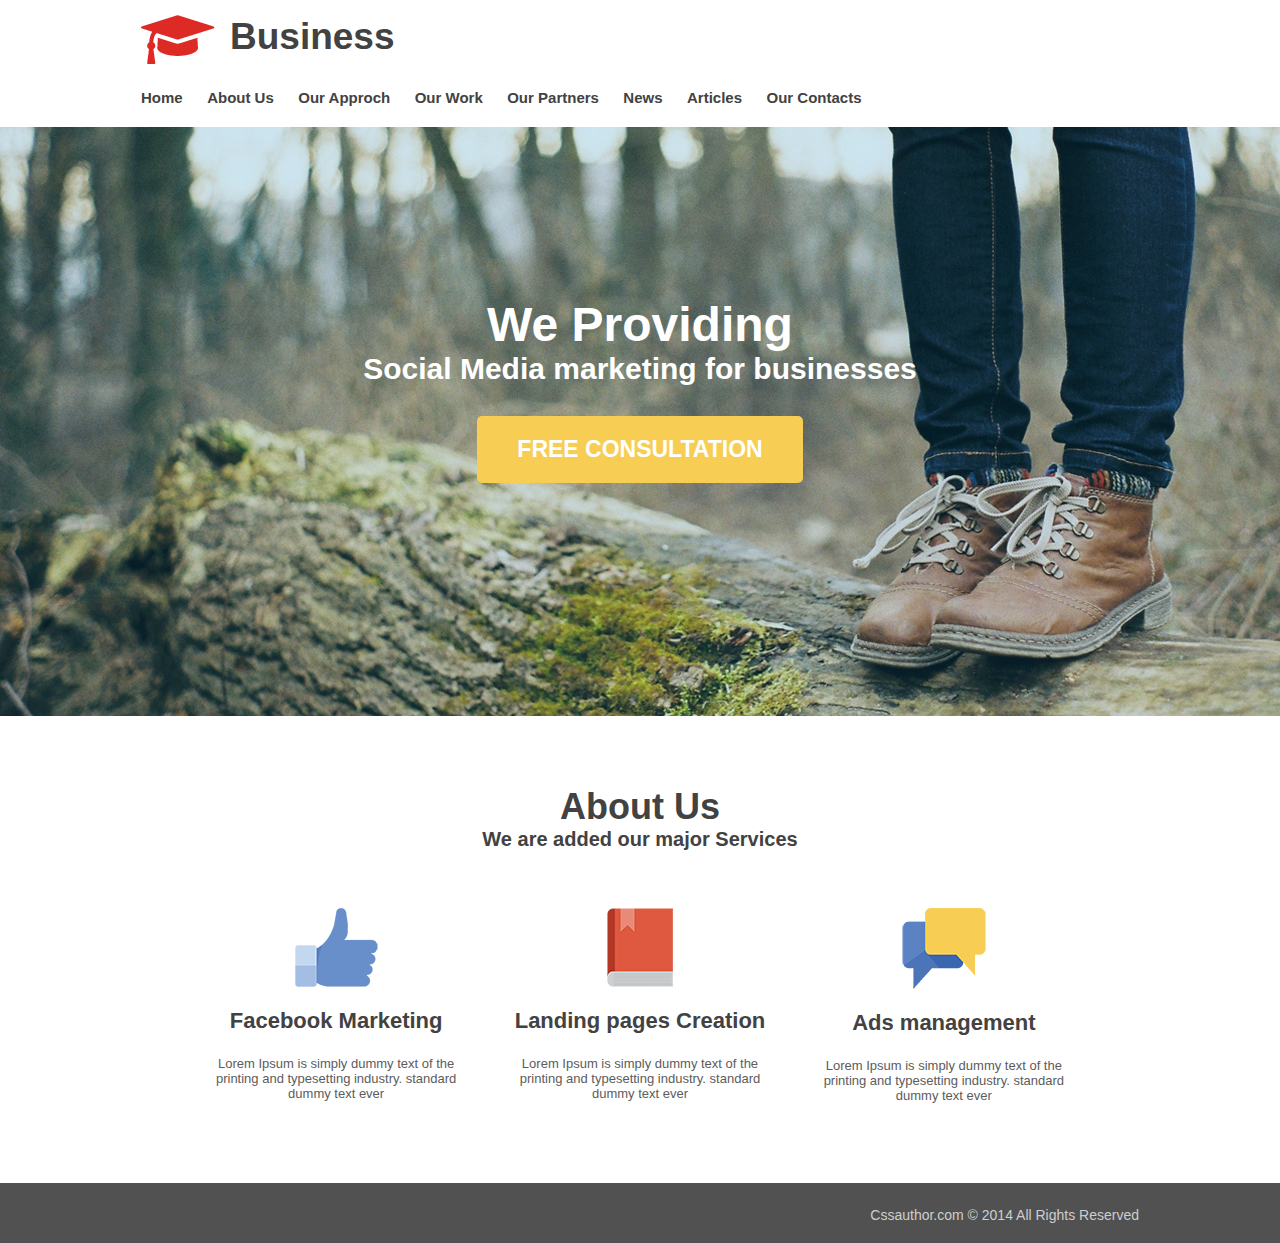
<file: business/index.html>
<!DOCTYPE html>
<html lang="en">
<head>
	<meta charset="UTF-8">
	<title>Business</title>
	<link rel="stylesheet" href="css/styles.css">
	<!-- Yandex.Metrika counter -->
		<script type="text/javascript" >
		(function (d, w, c) {
		    (w[c] = w[c] || []).push(function() {
		        try {
		            w.yaCounter51217982 = new Ya.Metrika2({
		                id:51217982,
		                clickmap:true,
		                trackLinks:true,
		                accurateTrackBounce:true,
		                webvisor:true
		            });
		        } catch(e) { }
		    });

		    var n = d.getElementsByTagName("script")[0],
		        s = d.createElement("script"),
		        f = function () { n.parentNode.insertBefore(s, n); };
		    s.type = "text/javascript";
		    s.async = true;
		    s.src = "https://mc.yandex.ru/metrika/tag.js";

		    if (w.opera == "[object Opera]") {
		        d.addEventListener("DOMContentLoaded", f, false);
		    } else { f(); }
		})(document, window, "yandex_metrika_callbacks2");
		</script>
		<noscript><div><img src="https://mc.yandex.ru/watch/51217982" style="position:absolute; left:-9999px;" alt="" /></div></noscript>
	<!-- /Yandex.Metrika counter -->
</head>
<body>
	<header class="header">
		<div class="container">
			<a href="./" class="logo">Business</a>
			<nav class="menu">
				<ul>
					<li><a href="#">Home</a></li>
					<li><a href="#">About Us</a></li>
					<li><a href="#">Our Approch</a></li>
					<li><a href="#">Our Work</a></li>
					<li><a href="#">Our Partners</a></li>
					<li><a href="#">News</a></li>
					<li><a href="#">Articles</a></li>	
					<li><a href="#">Our Contacts</a></li>
				</ul>
			</nav>
		</div>
	</header>
	<div class="promo">
		<div class="container">
			<h1 class="promo_title">We Providing</h1>
			<p class="promo_subtitle">Social Media marketing for businesses</p>
			<a href="" class="promo-btn">Free Consultation</a>
		</div>
	</div>
	<div class="about_us">
		<div class="container">
			<h2 class="about_title">About Us</h2>
			<p class="about_subtitle">We are added our major Services</p>
			<div class="details">
				<div class="details_box">
					<h3 class="details_title"><a class="hand" href="#">Facebook Marketing</a></h3>
					<p class="description">Lorem Ipsum is simply dummy text of the printing and typesetting industry.  standard dummy text ever</p>
				</div>
				<div class="details_box">
					<h3 class="details_title"><a class="book" href="#">Landing pages Creation</a></h3>
					<p class="description">Lorem Ipsum is simply dummy text of the printing and typesetting industry.  standard dummy text ever</p>
				</div>
				<div class="details_box">
					<h3 class="details_title"><a class="comment" href="#">Ads management</a></h3>
					<p class="description">Lorem Ipsum is simply dummy text of the printing and typesetting industry.  standard dummy text ever</p>
				</div>
			</div>
		</div>
	</div>
	<footer class="footer">
		<div class="container">
			<p class="author_rights">Cssauthor.com &copy; 2014 All Rights Reserved</p>
		</div>
	</footer>
</body>
</html>
</file>
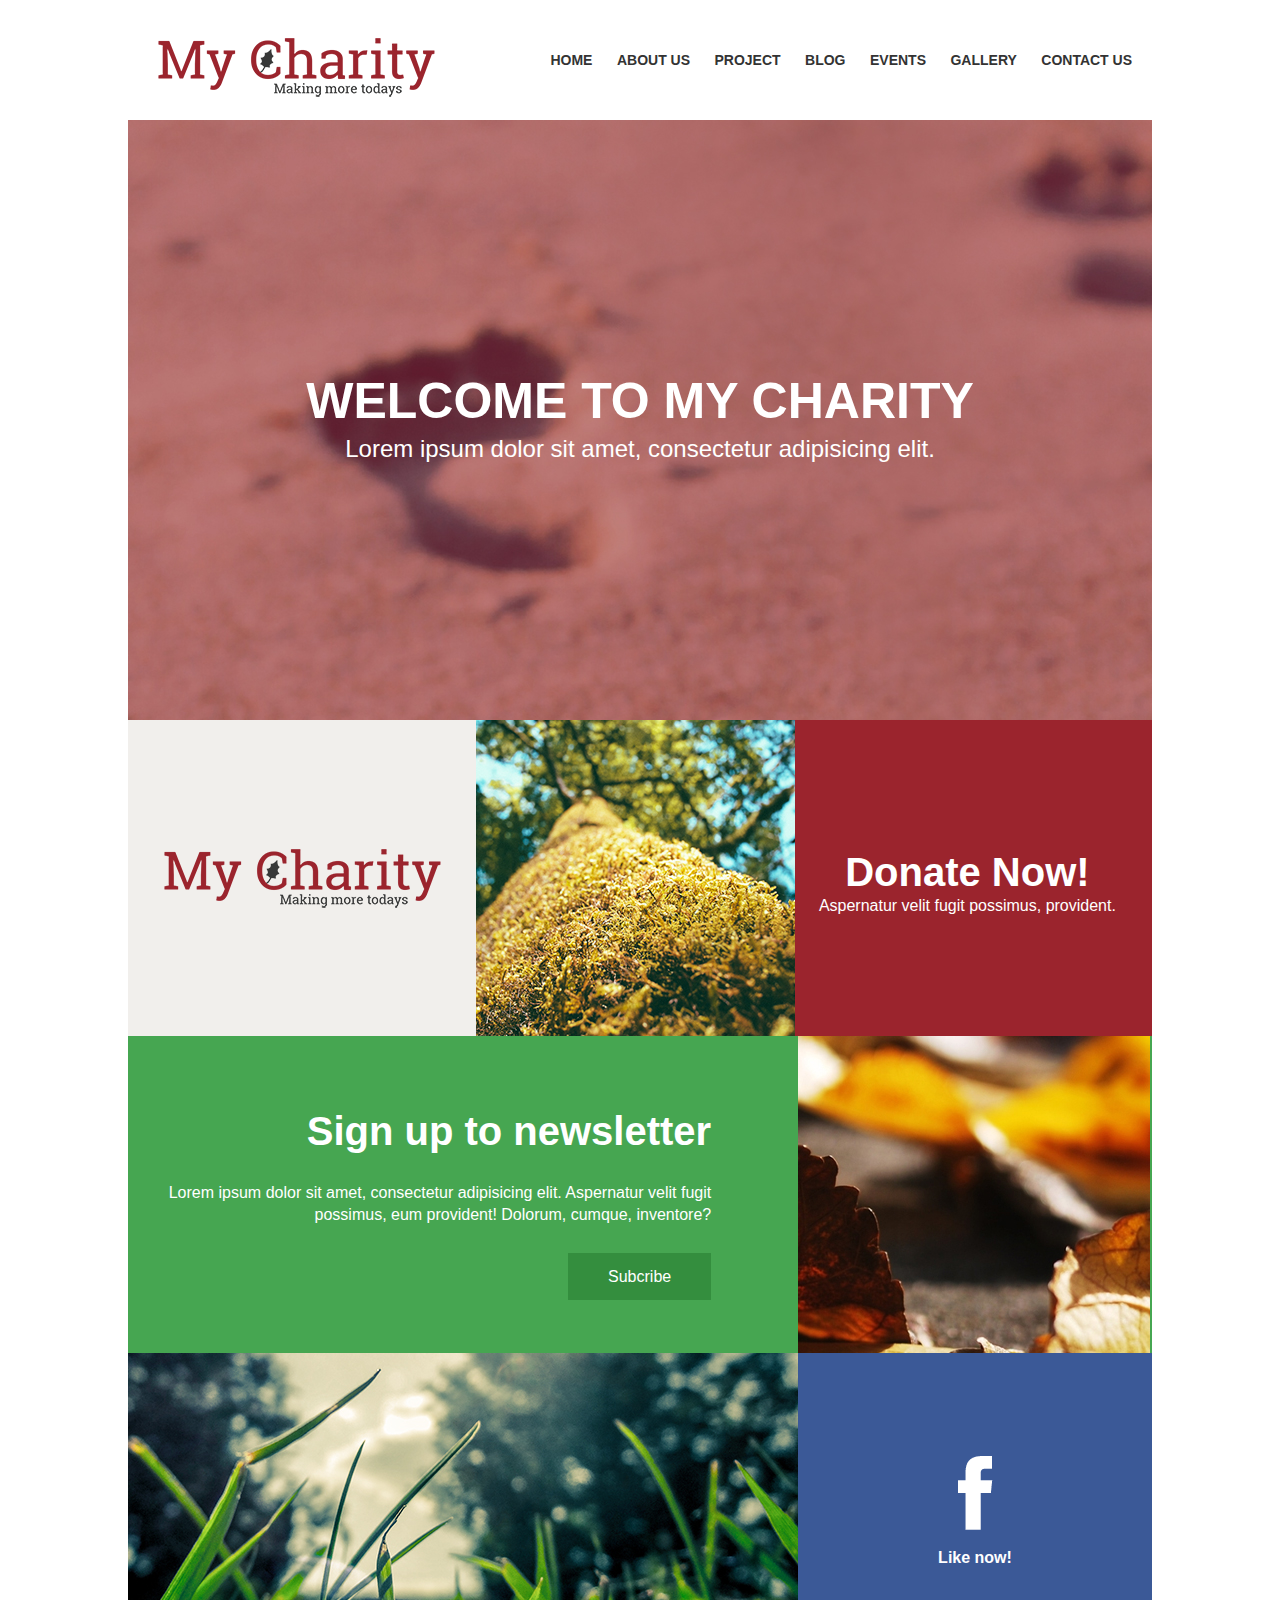
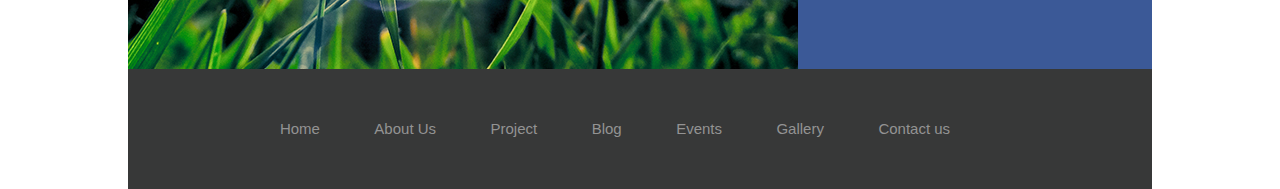
<file: charity/index.html>
<!DOCTYPE html>
<html lang="en">
<head>
	<meta charset="UTF-8">
	<title>Charity</title>
	<link rel="stylesheet" href="css/styles.css">
	<!-- Yandex.Metrika counter -->
	<script type="text/javascript" >
		(function (d, w, c) {
			(w[c] = w[c] || []).push(function() {
				try {
					w.yaCounter51253093 = new Ya.Metrika2({
						id:51253093,
						clickmap:true,
						trackLinks:true,
						accurateTrackBounce:true,
						webvisor:true
					});
				} catch(e) { }
			});

			var n = d.getElementsByTagName("script")[0],
				s = d.createElement("script"),
				f = function () { n.parentNode.insertBefore(s, n); };
			s.type = "text/javascript";
			s.async = true;
			s.src = "https://mc.yandex.ru/metrika/tag.js";

			if (w.opera == "[object Opera]") {
				d.addEventListener("DOMContentLoaded", f, false);
			} else { f(); }
		})(document, window, "yandex_metrika_callbacks2");
	</script>
	<noscript><div><img src="https://mc.yandex.ru/watch/51253093" style="position:absolute; left:-9999px;" alt="" /></div></noscript>
	<!-- /Yandex.Metrika counter -->
</head>
<body>
	<div class="container">
	<header class="flex_header">	
			<a href="#" class="logo"><img class="l" src="img/logo.png" alt=">Charity logo"></a>
			<nav class="menu">
				<ul>
					<li><a href="#">Home</a></li>
					<li><a href="#">About Us</a></li>
					<li><a href="#">Project</a></li>
					<li><a href="#">Blog</a></li>
					<li><a href="#">Events</a></li>
					<li><a href="#">Gallery</a></li>
					<li><a href="#">Contact us</a></li>	
				</ul>
			</nav>	
	</header>
	<div class="flex_promo">
			<h1 class="pr_title">Welcome to my charity</h1>
			<p class="pr_description">Lorem ipsum dolor sit amet, consectetur adipisicing elit.</p>
	</div>
	<div class="flex_donate_now">
		<a class="box_logo" href="#"></a>
		<div class="donate_now">	
			<div class="donate_box_content">
				<h2 class="dn_title"><a class="dn_click" href="#">Donate now!</a></h2>
				<p class="dn_description">Aspernatur velit fugit possimus, provident.</p>
			</div>
		</div>
	</div>
	<div class="flex_sign_up">
		<div class="sign_up_box_content">
			<h2 class="su_title">Sign up to newsletter</h2>
			<p class="su_description">Lorem ipsum dolor sit amet, consectetur adipisicing elit. Aspernatur velit fugit possimus, eum provident! Dolorum, cumque, inventore?</p>
			<a class="su_btn" href="#">Subcribe</a>
		</div>
	</div>
	<div class="facebook">
		<div class="flex_container">	
			<h2 class="fb_text"><a class="fb_img" href="#">Like now!</a></h2>
		</div>
	</div>
	<footer class="footer">
		<nav class="bottom_menu">
			<ul>
				<li><a href="#">Home</a></li>
				<li><a href="#">About Us</a></li>
				<li><a href="#">Project</a></li>
				<li><a href="#">Blog</a></li>
				<li><a href="#">Events</a></li>
				<li><a href="#">Gallery</a></li>
				<li><a href="#">Contact us</a></li>	
			</ul>
		</nav>
		</footer>
</div>
</body>
</html>
</file>
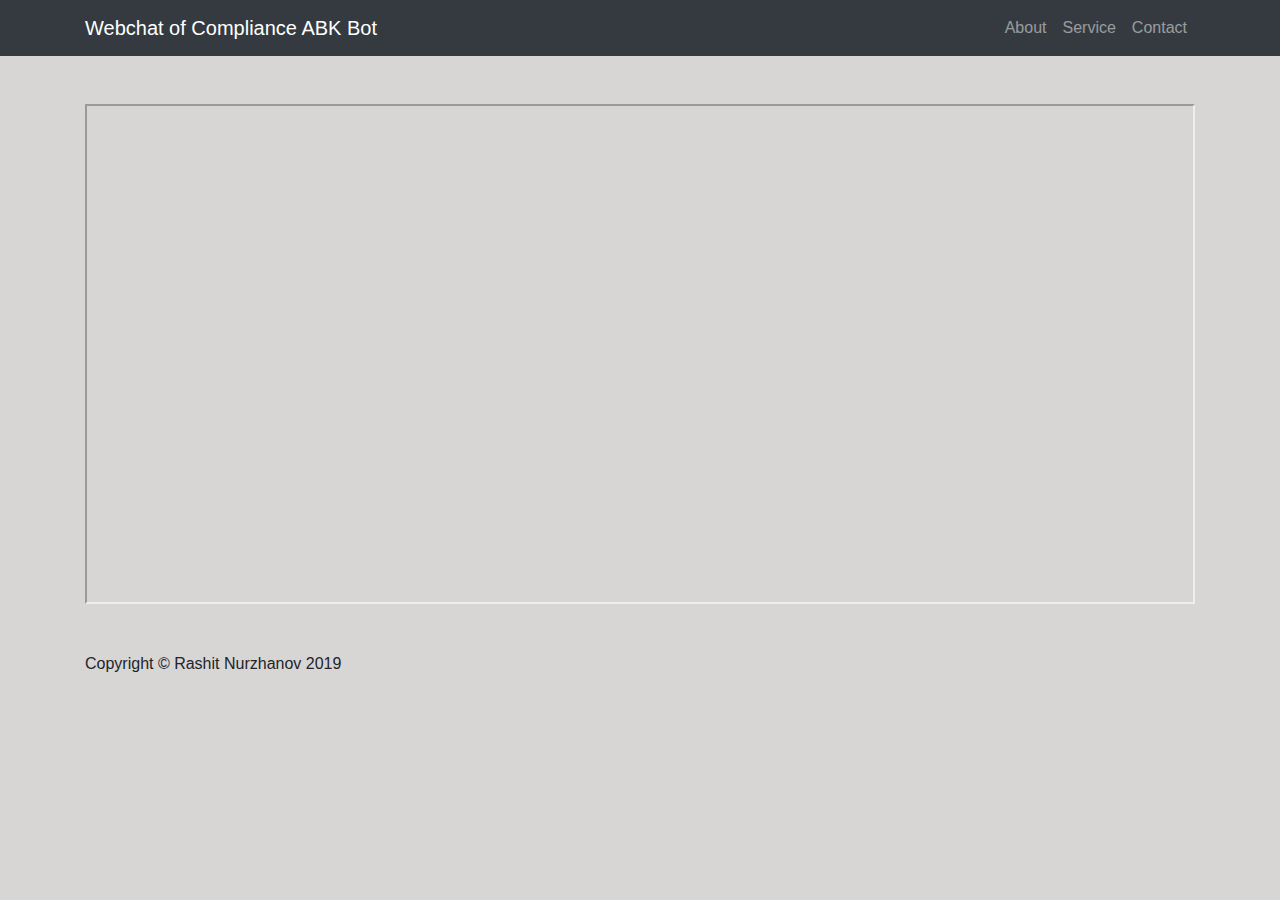
<file: complianceabk-bot/index.html>
<!DOCTYPE html>
<html lang="en">

<head>
	<meta charset="UTF-8">
	<title>Bootstrap</title>
	<link rel="stylesheet" href="css/bootstrap.css">
	<link rel="stylesheet" href="https://use.fontawesome.com/releases/v5.5.0/css/all.css"
		integrity="sha384-B4dIYHKNBt8Bc12p+WXckhzcICo0wtJAoU8YZTY5qE0Id1GSseTk6S+L3BlXeVIU" crossorigin="anonymous">
		<link rel="stylesheet" href="css/style.css">
		<!-- Yandex.Metrika counter -->
	<script type="text/javascript">
		(function (m, e, t, r, i, k, a) {
			m[i] = m[i] || function () { (m[i].a = m[i].a || []).push(arguments) };
			m[i].l = 1 * new Date(); k = e.createElement(t), a = e.getElementsByTagName(t)[0], k.async = 1, k.src = r, a.parentNode.insertBefore(k, a)
		})
			(window, document, "script", "https://mc.yandex.ru/metrika/tag.js", "ym");

		ym(51482011, "init", {
			id: 51482011,
			clickmap: true,
			trackLinks: true,
			accurateTrackBounce: true,
			webvisor: true
		});
	</script>
	<noscript>
		<div><img src="https://mc.yandex.ru/watch/51482011" style="position:absolute; left:-9999px;" alt="" /></div>
	</noscript>
	<!-- /Yandex.Metrika counter -->
</head>

<body>
	<nav class="navbar navbar-static-top navbar-expand-lg navbar-dark bg-dark">
		<div class="container">
			<div class="row d-flex justify-content-between flex-grow-1">
				<div class="col-md-6 col-lg-6 col-xl-6">
					<a class="navbar-brand" href="#">Webchat of Compliance ABK Bot</a>
					<button class="navbar-toggler" type="button" data-toggle="collapse"
						data-target="#navbarSupportedContent" aria-controls="navbarSupportedContent"
						aria-expanded="false" aria-label="Toggle navigation">
						<span class="navbar-toggler-icon"></span>
					</button>
				</div>
				<div class="col-md-6 col-lg-6 col-xl-6">
					<div class="collapse navbar-collapse d-flex justify-content-end" id="navbarSupportedContent">
						<ul class="navbar-nav">
							<li class="nav-item">
								<a class="nav-link" href="#">About</a>
							</li>
							<li class="nav-item">
								<a class="nav-link" href="#">Service</a>
							</li>
							<li class="nav-item">
								<a class="nav-link" href="#">Contact</a>
							</li>
						</ul>
					</div>
				</div>
			</div>
		</div>
	</nav>
	<div class="container">
		<div class="row mx-0 mt-5 mb-1">
			<iframe
				src='https://webchat.botframework.com/embed/complianceabk-bot?s=7qzn_iVtzQU.0rUApMehN7WckwGS0ycYqFbieSXqWswUqss0ZvMrsYI'
				style='min-width: 400px; width: 100%; min-height: 500px;'></iframe>
			<!--  -->

		</div>
	</div>

	<footer class="mastfoot mx-5 my-5">
		<div class="container">
			<p class="text-body">Copyright &copy; Rashit Nurzhanov 2019</p>
		</div>
	</footer>
	<script src="js/jquery-3.3.1.js"></script>
	<script src="js/bootstrap.js"></script>
</body>

</html>
</file>
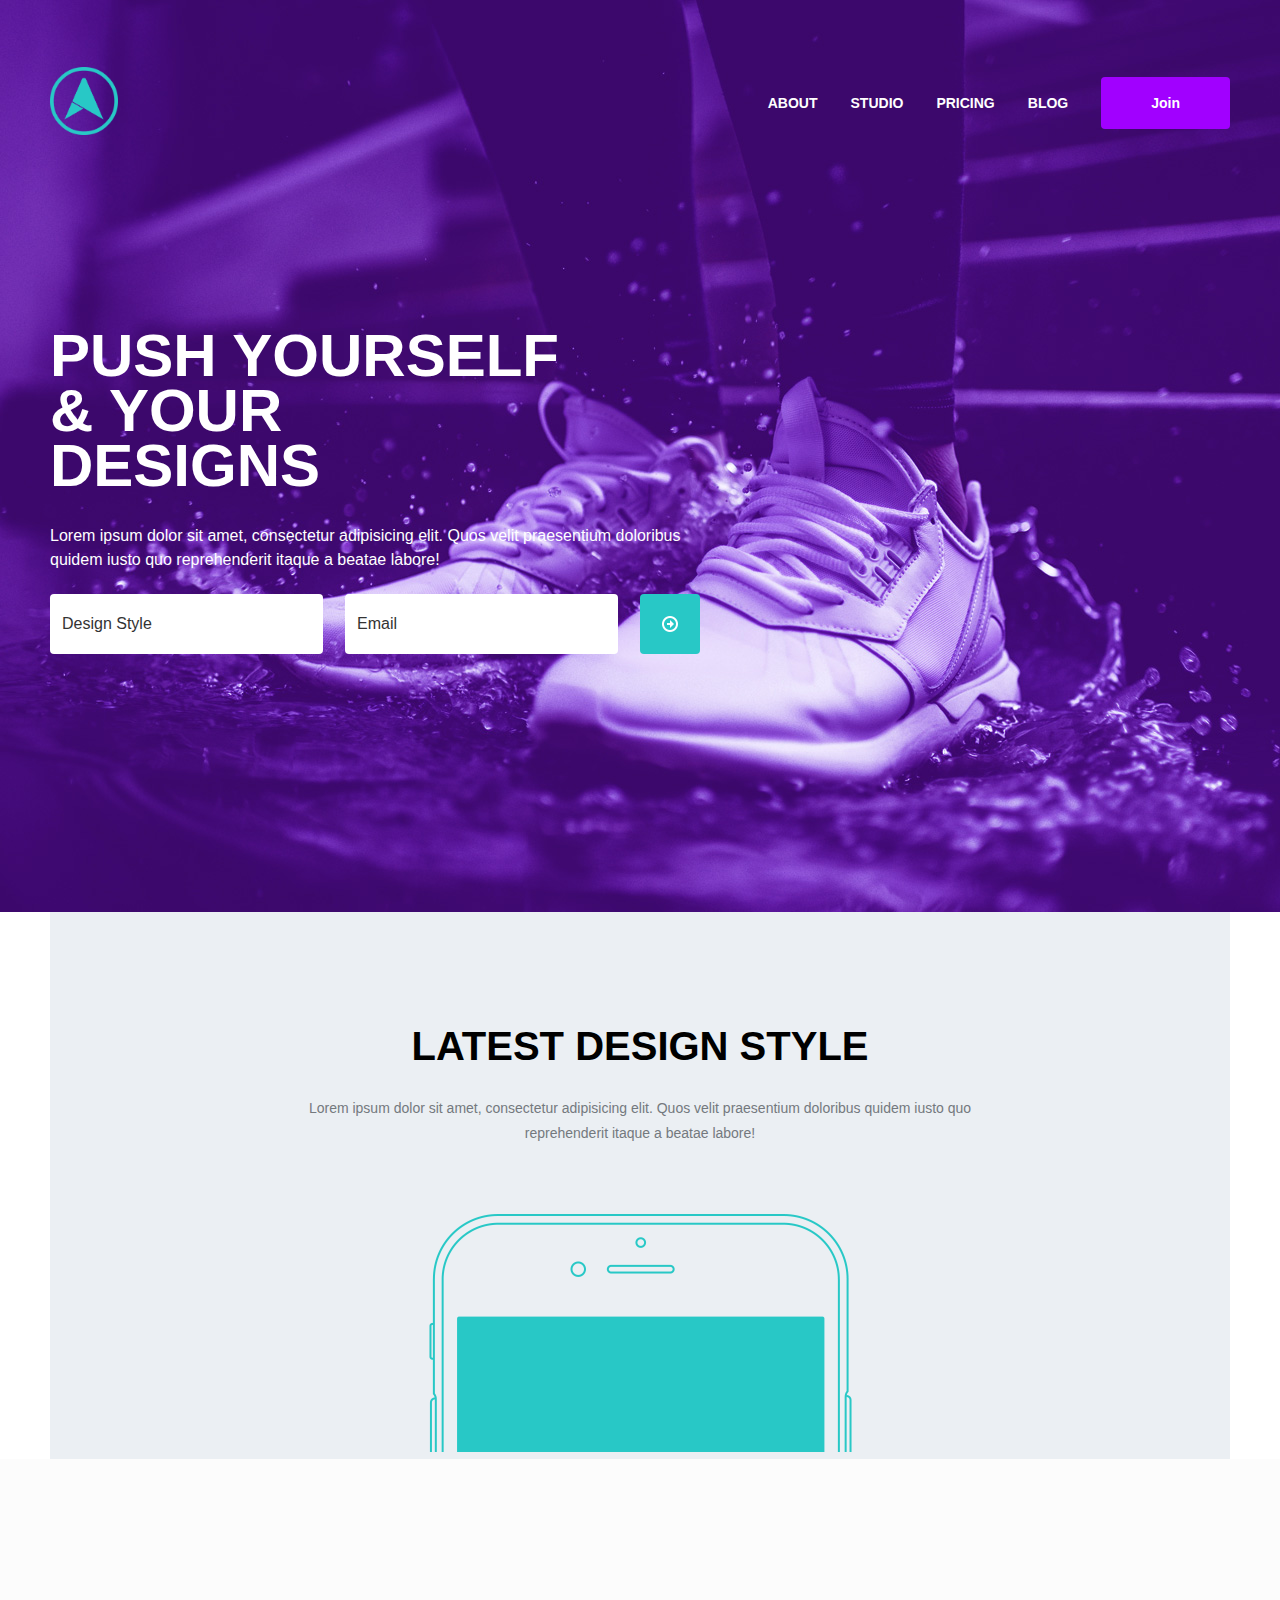
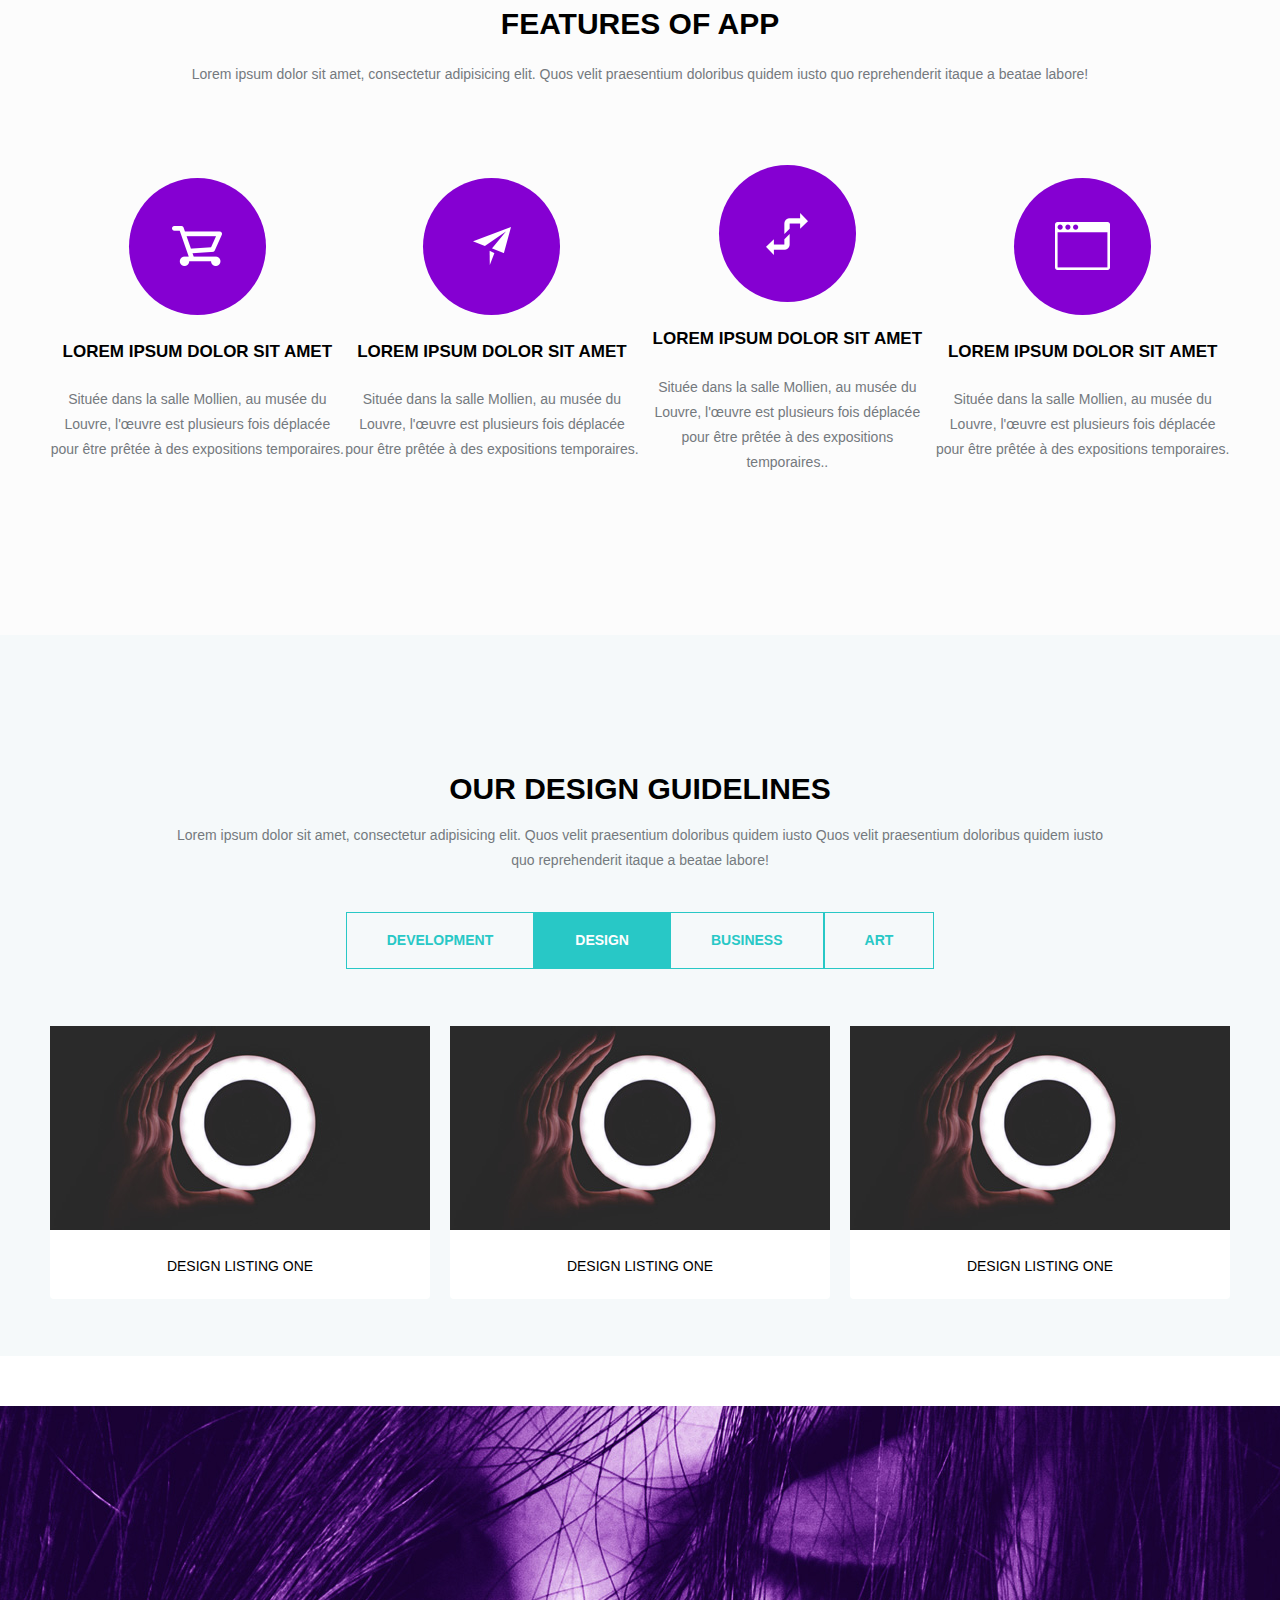
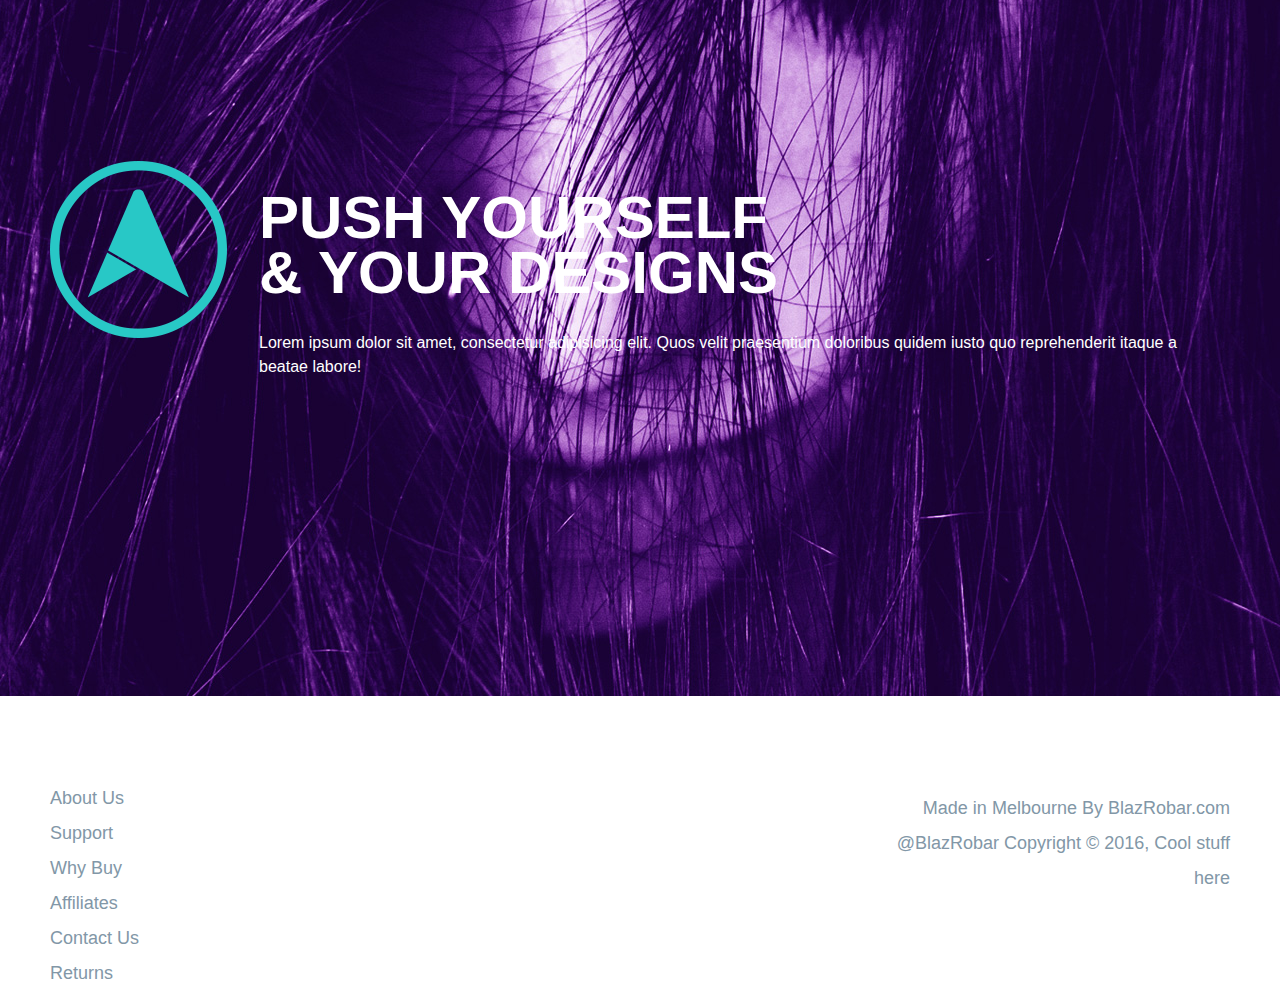
<file: eclipse/index.html>
<!DOCTYPE html>
<html lang="en">
<head>
	<meta charset="UTF-8">
	<title>Eclipse</title>
	<link rel="stylesheet" href="css/reset.css">
	<link rel="stylesheet" href="https://use.fontawesome.com/releases/v5.5.0/css/all.css" integrity="sha384-B4dIYHKNBt8Bc12p+WXckhzcICo0wtJAoU8YZTY5qE0Id1GSseTk6S+L3BlXeVIU" crossorigin="anonymous">
	<link rel="stylesheet" href="css/styles.css">
<!-- Yandex.Metrika counter -->
<script type="text/javascript" >
   (function(m,e,t,r,i,k,a){m[i]=m[i]||function(){(m[i].a=m[i].a||[]).push(arguments)};
   m[i].l=1*new Date();k=e.createElement(t),a=e.getElementsByTagName(t)[0],k.async=1,k.src=r,a.parentNode.insertBefore(k,a)})
   (window, document, "script", "https://mc.yandex.ru/metrika/tag.js", "ym");

   ym(51777218, "init", {
        id:51777218,
        clickmap:true,
        trackLinks:true,
        accurateTrackBounce:true,
        webvisor:true
   });
</script>
<noscript><div><img src="https://mc.yandex.ru/watch/51777218" style="position:absolute; left:-9999px;" alt="" /></div></noscript>
<!-- /Yandex.Metrika counter -->	
</head>
<body>
	<header class="header">
		<div class="container">
			<div class="header_flex">
				<a href="#" class="logo"><img src="img/logo.png" alt="Eclipse"></a>
				<nav class="menu">
					<ul>
						<li><a href="#" class="menu_item active">About</a></li>
						<li><a href="#" class="menu_item">Studio</a></li>
						<li><a href="#" class="menu_item">Pricing</a></li>
						<li><a href="#" class="menu_item">Blog</a></li>
					</ul>			
					<div class="btn_join">
						<input type="button" class="btn_join" value="Join">
					</div>
				</nav>
			</div>
			<div class="form">	
				<form action="#"> 		
					<h1 class="form_title">Push yourself & your designs</h1>
					<p class="form_subtitle">Lorem ipsum dolor sit amet, consectetur adipisicing elit. Quos velit praesentium doloribus quidem iusto quo reprehenderit itaque a beatae labore!</p>
					<div class="buttons">
						<input type="text" class="form_field" placeholder="Design Style">
						<input type="email" class="form_field" placeholder="Email">	
						<input type="submit" class="btn_submit" value="">
					</div>	
				</form>
			</div>
		</div>
	</header>
	<div class="box_lds">
		<div class="container">
			<h2 class="lds_title">Latest Design Style</h2>
			<p class="lds_subtitle">Lorem ipsum dolor sit amet, consectetur adipisicing elit. Quos velit praesentium doloribus quidem iusto quo reprehenderit itaque a beatae labore!</p>
			<img class="lds_img" src="img/bg-phone.png" alt="">
		</div>
	</div>
	<div class="features">
		<div class="container">
			<h2 class="features_title">Features of App</h2>
			<p class="features_subtitle">Lorem ipsum dolor sit amet, consectetur adipisicing elit. Quos velit praesentium doloribus quidem iusto quo reprehenderit itaque a beatae labore!</p>
				<div class="features_items">
					<div class="features_items_flex">
						<div class="features_item">
							<div class="round"><img class="cart" src="img/icon-cart.png" alt=""></div>
							<h3 class="features_item_title">Lorem ipsum dolor sit amet</h3>
							<p class="features_item_subtitle">Située dans la salle Mollien, au musée du Louvre, l'œuvre est plusieurs fois déplacée pour être prêtée à des expositions temporaires.</p>
						</div>
						<div class="features_item">
							<div class="round"><img class="plane" src="img/icon-plane.png" alt=""></div>
							<h3 class="features_item_title">Lorem ipsum dolor sit amet</h3>
							<p class="features_item_subtitle">Située dans la salle Mollien, au musée du Louvre, l'œuvre est plusieurs fois déplacée pour être prêtée à des expositions temporaires.</p>
						</div>
						<div class="features_item">
							<div class="round"><img class="directions" src="img/icon-directions.png" alt=""></div>
							<h3 class="features_item_title">Lorem ipsum dolor sit amet</h3>
							<p class="features_item_subtitle">Située dans la salle Mollien, au musée du Louvre, l'œuvre est plusieurs fois déplacée pour être prêtée à des expositions temporaires..</p>
						</div>
						<div class="features_item">
							<div class="round"><img class="device" src="img/icon-device.png" alt=""></div>
							<h3 class="features_item_title">Lorem ipsum dolor sit amet</h3>
							<p class="features_item_subtitle">Située dans la salle Mollien, au musée du Louvre, l'œuvre est plusieurs fois déplacée pour être prêtée à des expositions temporaires.</p>
						</div>
					</div>
				</div>
			</div>
		</div>		
	<div class="guidelines">
		<div class="container">
			<h2 class="guidelines_title">Оur Design Guidelines</h2>
			<p class="guidelines_subtitle">Lorem ipsum dolor sit amet, consectetur adipisicing elit. Quos velit praesentium doloribus quidem iusto Quos velit praesentium doloribus quidem iusto quo reprehenderit itaque a beatae labore!</p>
			<div class="guidelines_buttons">
				<a href="#" class="btn_dvp button">Development</a>
				<a href="#" class="btn_dsg button active">design</a>
				<a href="#" class="btn_bsn button">business</a>
				<a href="#" class="btn_art button">art</a>
			</div>	
			<div class="guidlines_items">
				<div class="guidlines_item">
					<img class="guidlines_item_img" src="img/photo-hand.jpg" alt="">
					<p class="guidlines_item_text">Design Listing One</p>
				</div>
				<div class="guidlines_item">
					<img class="guidlines_item_img" src="img/photo-hand.jpg" alt="">
					<p class="guidlines_item_text">Design Listing One</p>
				</div>
				<div class="guidlines_item">
					<img class="guidlines_item_img" src="img/photo-hand.jpg" alt="">
					<p class="guidlines_item_text">Design Listing One</p>
				</div>				
			</div>

		</div>	
	</div>
	<div class="purple_block">
		<div class="container">
			<div class="promo_box">		
				<a href="#" class="promo_box_logo"><img class="big_logo" src="img/logo.png" alt="Eclipse"></a>
				<div class="promo_text">
					<h1 class="promo_text_title">Push yourself 
					& your 
				designs</h1>
					<p class="promo_text_subtitle">Lorem ipsum dolor sit amet, consectetur adipisicing elit. Quos velit praesentium doloribus quidem iusto quo reprehenderit itaque a beatae labore!</p>
				</div>
			</div>
		</div>
	</div>
	<footer class="footer">
		<div class="container">
			<nav class="footer_menu">
				<ul>
					<li><a href="#" class="footer_menu_item">About Us</a></li>
					<li><a href="#" class="footer_menu_item">Support</a></li>
					<li><a href="#" class="footer_menu_item">Why Buy</a></li>
					<li><a href="#" class="footer_menu_item">Affiliates</a></li>
					<li><a href="#" class="footer_menu_item">Contact Us</a></li>
					<li><a href="#" class="footer_menu_item">Returns</a></li>
				</ul>			
			</nav>
			<div class="copy_right">
				<p class="copy_right_text">Made in Melbourne By BlazRobar.com @BlazRobar Copyright © 2016, Cool stuff here</p>
			</div>
		</div>
	</footer>
</body>
</html>
</file>
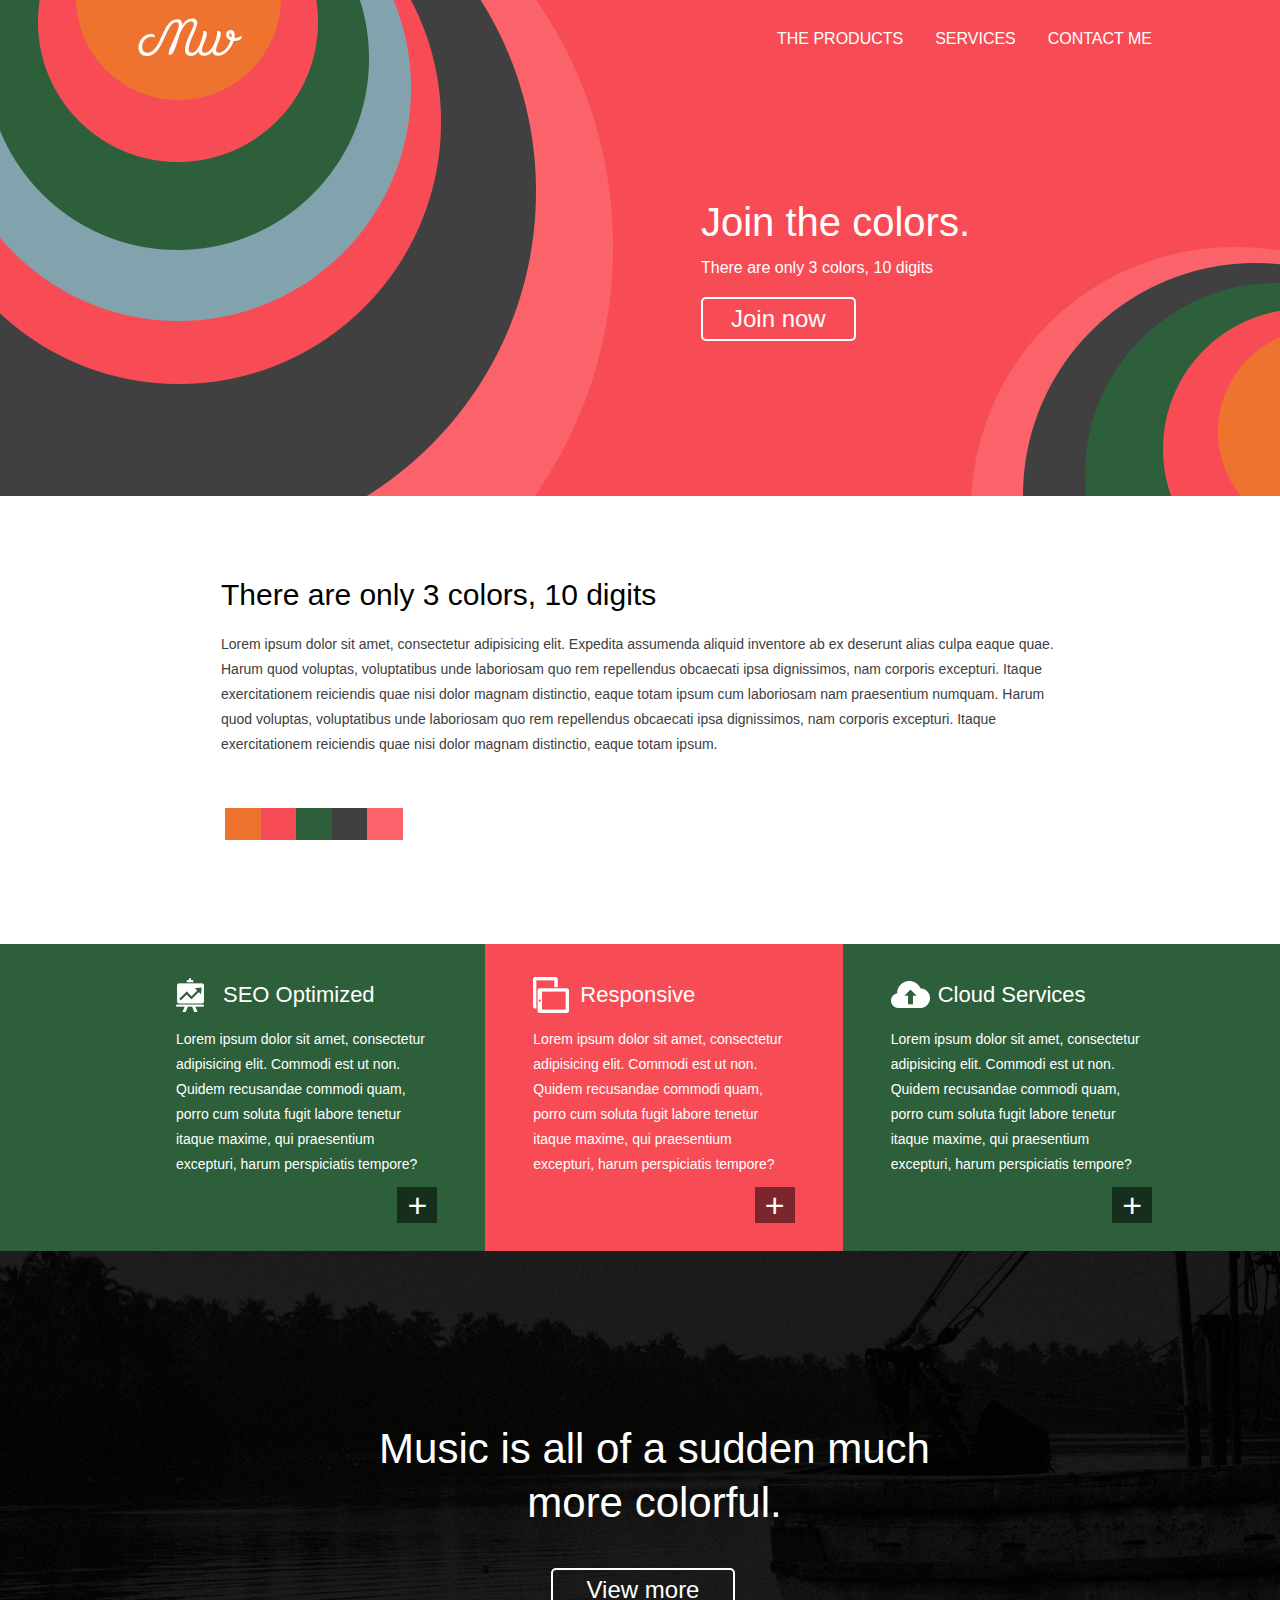
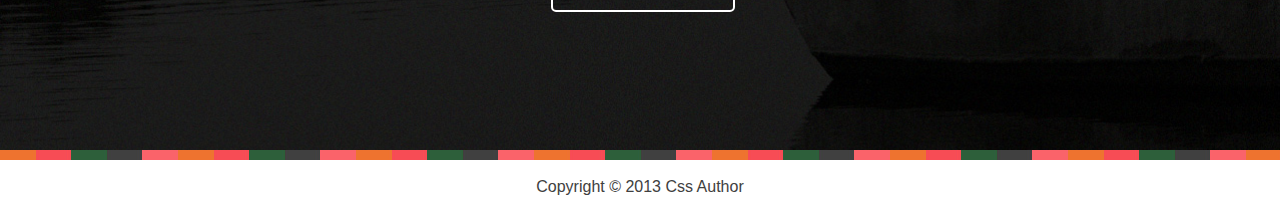
<file: flat/index.html>
<!DOCTYPE html>
<html lang="en">
<head>
	<meta charset="UTF-8">
	<title>Flat</title>
	<link rel="stylesheet" href="css/reset.css">
	<link rel="stylesheet" href="css/styles.css">
	<!-- Yandex.Metrika counter -->
	<script type="text/javascript" >
		(function (d, w, c) {
			(w[c] = w[c] || []).push(function() {
				try {
					w.yaCounter51305452 = new Ya.Metrika2({
						id:51305452,
						clickmap:true,
						trackLinks:true,
						accurateTrackBounce:true,
						webvisor:true
					});
				} catch(e) { }
			});

			var n = d.getElementsByTagName("script")[0],
				s = d.createElement("script"),
				f = function () { n.parentNode.insertBefore(s, n); };
			s.type = "text/javascript";
			s.async = true;
			s.src = "https://mc.yandex.ru/metrika/tag.js";

			if (w.opera == "[object Opera]") {
				d.addEventListener("DOMContentLoaded", f, false);
			} else { f(); }
		})(document, window, "yandex_metrika_callbacks2");
	</script>
	<noscript><div><img src="https://mc.yandex.ru/watch/51305452" style="position:absolute; left:-9999px;" alt="" /></div></noscript>
	<!-- /Yandex.Metrika counter -->
</head>
<body>
	<div class="main">
		<div class="container">
			<header class="header">
				<a href="" class="logo">
					<img src="img/logo.png" alt="MW company">
				</a>
				<nav class="menu">
					<a href="#" class="menu_item">The products</a>
					<a href="#" class="menu_item">Services</a>
					<a href="#" class="menu_item">Contact me</a>
				</nav>
			</header>
			<div class="promo">
				<h1 class="promo_title">Join the colors.</h1>
				<p class="promo_subtitle">There are only 3 colors, 10 digits</p>
				<a href="#" class="promo_link">Join now</a>
			</div>
		</div>
	</div>
	<div class="container">
		<div class="content_box">
			<h2 class="content_title">There are only 3 colors, 10 digits</h2>
			<p class="content_subtitle">Lorem ipsum dolor sit amet, consectetur adipisicing elit. Expedita assumenda aliquid inventore ab ex deserunt alias culpa eaque quae. Harum quod voluptas, voluptatibus unde laboriosam quo rem repellendus obcaecati ipsa dignissimos, nam corporis excepturi. Itaque exercitationem reiciendis quae nisi dolor magnam distinctio, eaque totam ipsum cum laboriosam nam praesentium numquam. Harum quod voluptas, voluptatibus unde laboriosam quo rem repellendus obcaecati ipsa dignissimos, nam corporis excepturi. Itaque exercitationem reiciendis quae nisi dolor magnam distinctio, eaque totam ipsum.</p>
			<img class="content_img" src="../flat/img/bg-bricks.jpg" alt="Bricks">
		</div>
	</div>
	<div class="services">
		<div class="container inner">
			<div class="services_item">				
				<h3 class="item_title left"><a class="item_link" href="#">SEO optimized</a></h3>
				<p class="item_description">Lorem ipsum dolor sit amet, consectetur adipisicing elit. Commodi est ut non. Quidem recusandae commodi quam, porro cum soluta fugit labore tenetur itaque maxime, qui praesentium excepturi, harum perspiciatis tempore?</p>
				<a class="item_plus_btn" href="#">+</a>
			</div>
			<div class="services_item marked">
				<h3 class="item_title center"><a class="item_link" href="#">Responsive</a></h3>
				<p class="item_description">Lorem ipsum dolor sit amet, consectetur adipisicing elit. Commodi est ut non. Quidem recusandae commodi quam, porro cum soluta fugit labore tenetur itaque maxime, qui praesentium excepturi, harum perspiciatis tempore?</p>
				<a class="item_plus_btn" href="#">+</a>
			</div>
			<div class="services_item">
				<h3 class="item_title right"><a class="item_link" href="#">Cloud services</a></h3>
				<p class="item_description">Lorem ipsum dolor sit amet, consectetur adipisicing elit. Commodi est ut non. Quidem recusandae commodi quam, porro cum soluta fugit labore tenetur itaque maxime, qui praesentium excepturi, harum perspiciatis tempore?</p>
				<a class="item_plus_btn" href="#">+</a>
			</div>
		</div>	
	</div>
	<div class="pre_footer">
		<div class="container">
			<h4 class="pre_footer_text">Music is all of a sudden much more colorful.</h1>
			<a class="pre_footer_btn" href="#">View more</a>
		</div>
	</div>
	<footer class="footer">
		<div class="container">
			<p class="copy_right">Copyright &copy; 2013 css author</p>
		</div>
	</footer>
</body>
</html>
</file>
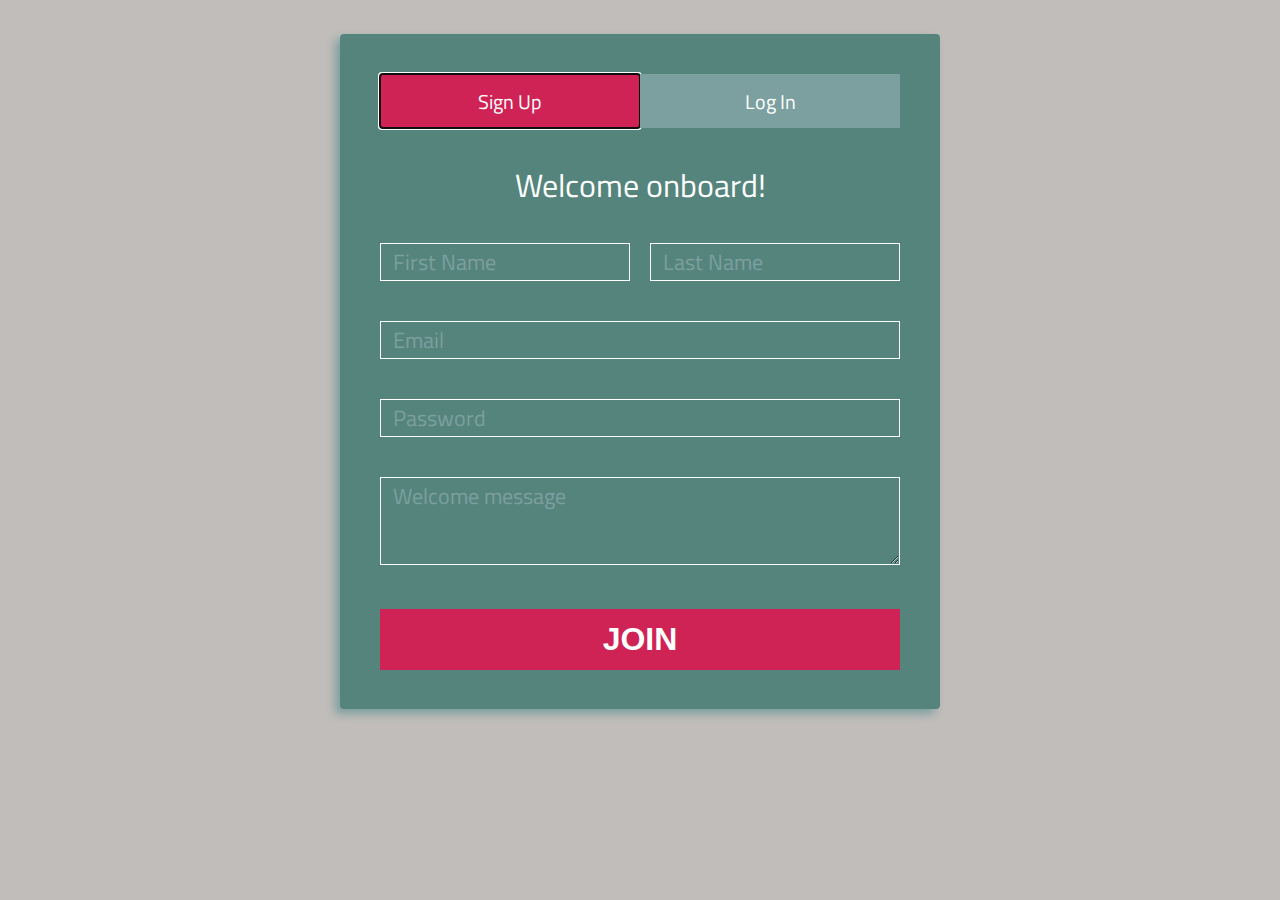
<file: form/index.html>
<!DOCTYPE html>
<html lang="en">
<head>
	<meta charset="UTF-8">
	<title>Form</title>
	<link rel="stylesheet" href="css/reset.css">
	<link rel="stylesheet" href="css/styles.css">
	<link href="https://fonts.googleapis.com/css?family=Titillium+Web" rel="stylesheet">
	<!-- Yandex.Metrika counter -->
	<script type="text/javascript" >
		(function (d, w, c) {
			(w[c] = w[c] || []).push(function() {
				try {
					w.yaCounter51353395 = new Ya.Metrika2({
						id:51353395,
						clickmap:true,
						trackLinks:true,
						accurateTrackBounce:true,
						webvisor:true
					});
				} catch(e) { }
			});

			var n = d.getElementsByTagName("script")[0],
				s = d.createElement("script"),
				f = function () { n.parentNode.insertBefore(s, n); };
			s.type = "text/javascript";
			s.async = true;
			s.src = "https://mc.yandex.ru/metrika/tag.js";

			if (w.opera == "[object Opera]") {
				d.addEventListener("DOMContentLoaded", f, false);
			} else { f(); }
		})(document, window, "yandex_metrika_callbacks2");
	</script>
	<noscript><div><img src="https://mc.yandex.ru/watch/51353395" style="position:absolute; left:-9999px;" alt="" /></div></noscript>
	<!-- /Yandex.Metrika counter -->
</head>
<body>
	<div class="form">	
		<form action="#"> 
			<div class="buttons">
				<button class="btn_signup button" autofocus>Sign up</button>
				<button class="btn_login button">Log in</button>
			</div>			
			<h1 class="form_title">Welcome onboard!</h1>
			<div class="persona">				
				<input type="text" class="form_field" placeholder="First Name">
				<input type="text" class="form_field" placeholder="Last Name">
			</div>
				<input type="email" class="form_field" placeholder="Email">
				<input type="password" class="form_field" placeholder="Password">
				<textarea class="form_field textarea" cols="10" rows="1.5" placeholder="Welcome message"></textarea>
			<div class="btn_submit">
				<input type="submit" class="submit" value="Join">
			</div>										
		</form>		
	</div>
</body>
</html>
</file>
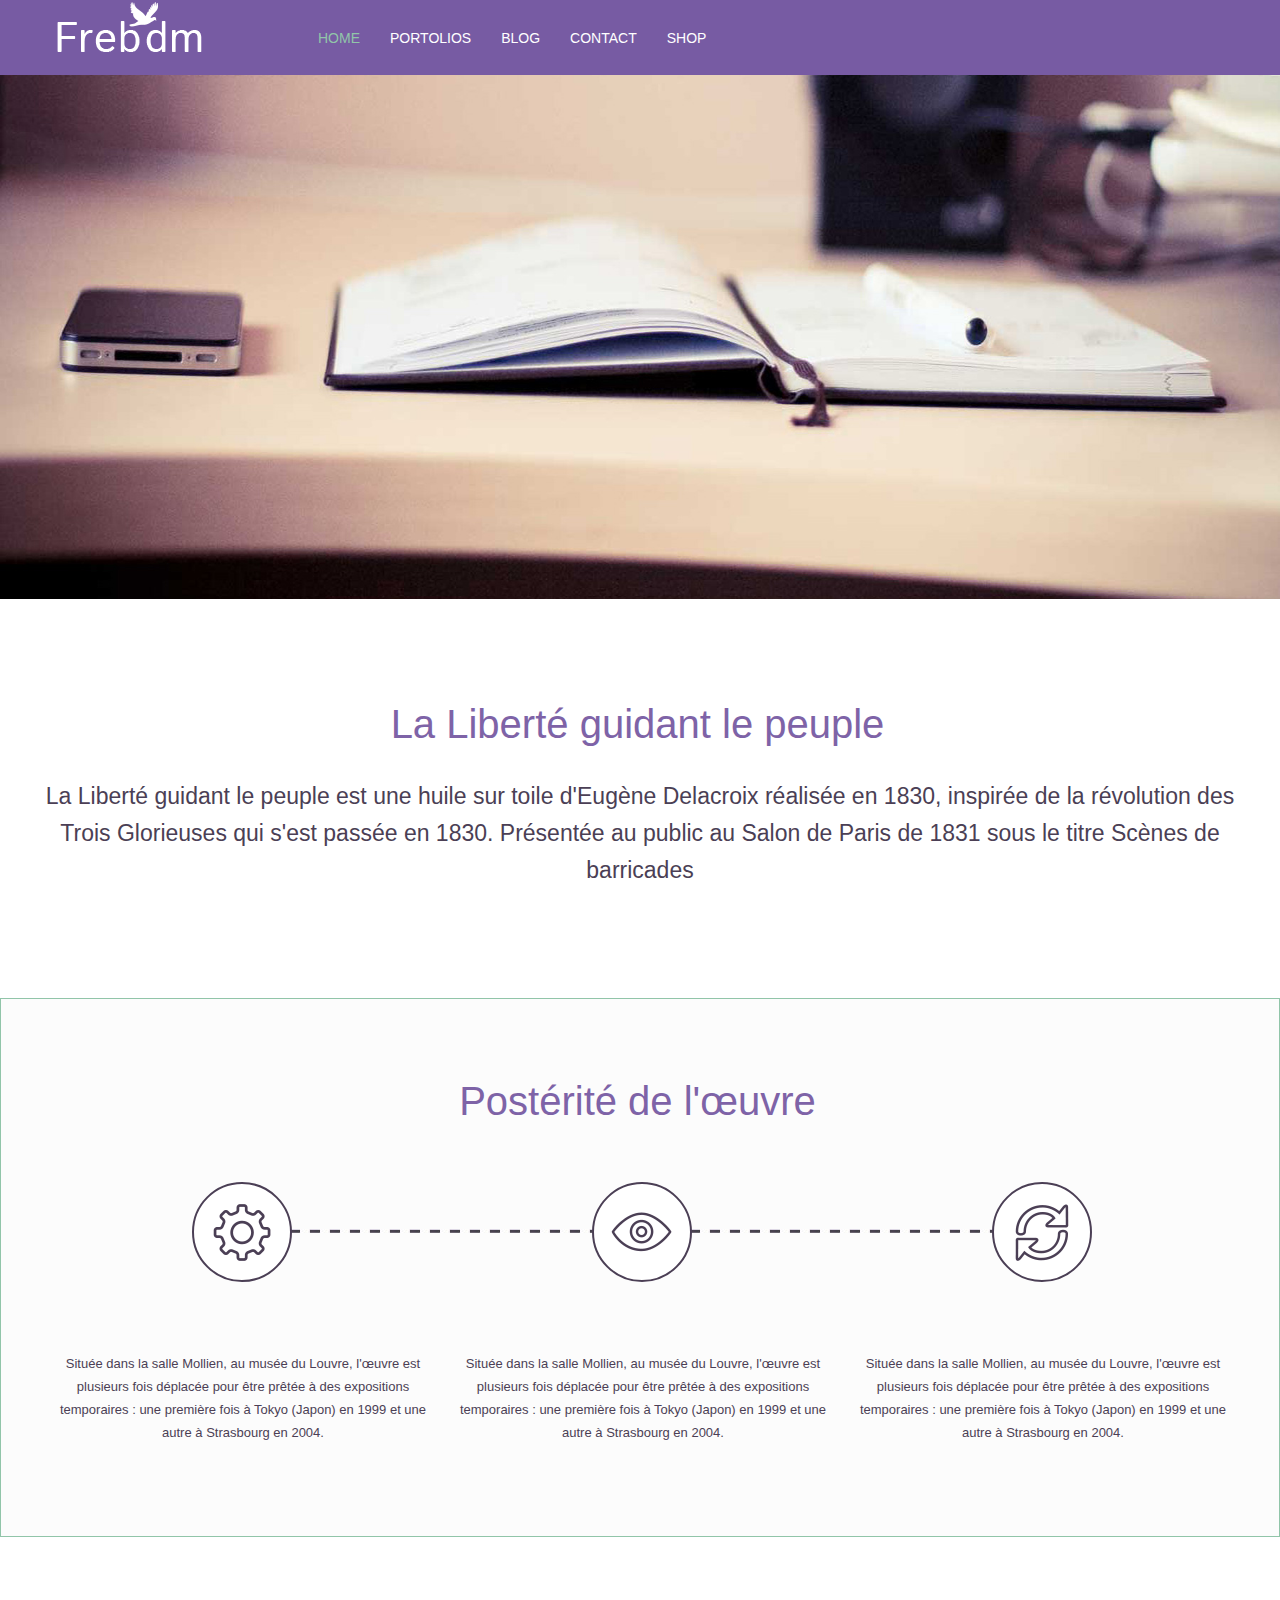
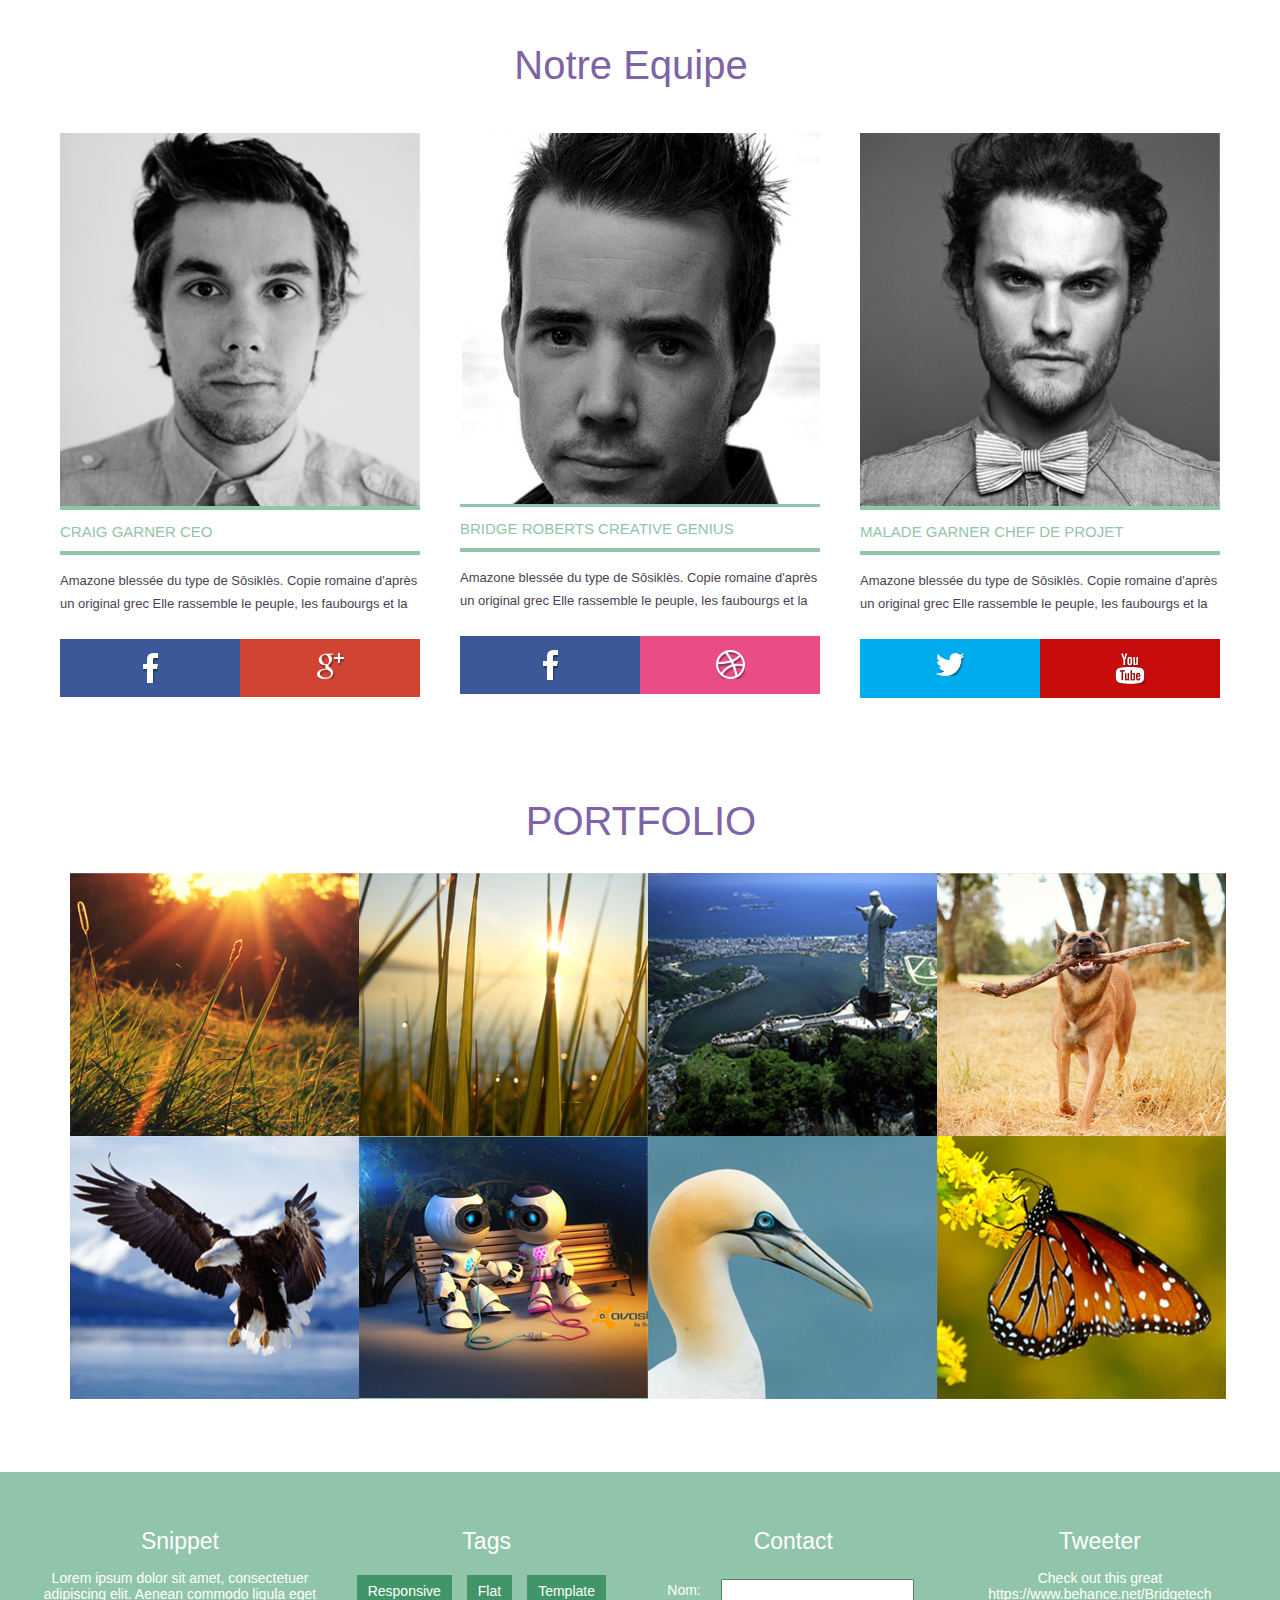
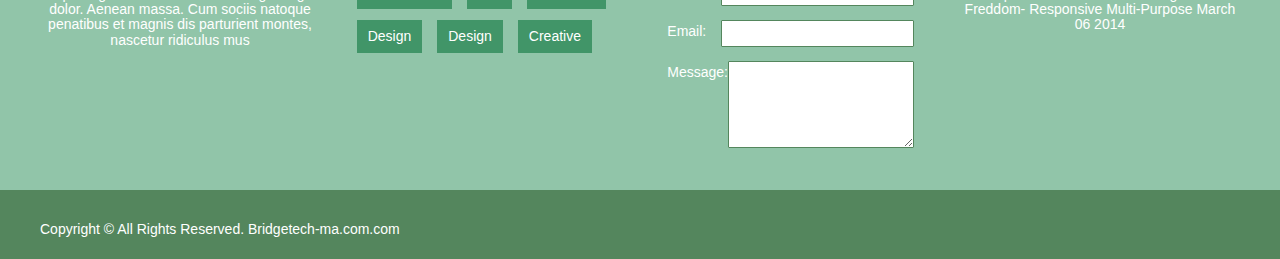
<file: freedom/index.html>
<!DOCTYPE html>
<html lang="en">
<head>
	<meta charset="UTF-8">
	<title>Freedom</title>
	<link rel="stylesheet" href="css/reset.css">
	<link rel="stylesheet" href="https://use.fontawesome.com/releases/v5.5.0/css/all.css" integrity="sha384-B4dIYHKNBt8Bc12p+WXckhzcICo0wtJAoU8YZTY5qE0Id1GSseTk6S+L3BlXeVIU" crossorigin="anonymous">
	<link rel="stylesheet" href="css/styles.css">
	<!-- Yandex.Metrika counter -->
	<script type="text/javascript" >
	   (function(m,e,t,r,i,k,a){m[i]=m[i]||function(){(m[i].a=m[i].a||[]).push(arguments)};
	   m[i].l=1*new Date();k=e.createElement(t),a=e.getElementsByTagName(t)[0],k.async=1,k.src=r,a.parentNode.insertBefore(k,a)})
	   (window, document, "script", "https://mc.yandex.ru/metrika/tag.js", "ym")

	   ym(51447105, "init", {
			id:51447105,
			clickmap:true,
			trackLinks:true,
			accurateTrackBounce:true,
			webvisor:true
	   });
	</script>
	<noscript><div><img src="https://mc.yandex.ru/watch/51447105" style="position:absolute; left:-9999px;" alt="" /></div></noscript>
<!-- /Yandex.Metrika counter -->
</head>
<body>
	<header class="header">
		<div class="container header_flex">
			<a href="#" class="logo"><img src="img/logo.png" alt="Freedom"></a>
		<nav class="menu">
			<ul>
				<li><a href="#" class="menu_item active">Home</a></li>
				<li><a href="#" class="menu_item">Portolios</a></li>
				<li><a href="#" class="menu_item">Blog</a></li>
				<li><a href="#" class="menu_item">Contact</a></li>
				<li><a href="#" class="menu_item">Shop</a></li>
			</ul>
		</nav>
		<a href="#" class="user"><i class="far fa-user"></i></a>
		</div>
	</header>
	<div class="slider"><img src="img/slide_pic.jpg" alt=""></div>
	<div class="text_box">
		<div class="container">
			<h2 class="text_box_title section_title">La Liberté guidant le peuple</h2>
			<p class="text_box_subtitle">La Liberté guidant  le peuple est une huile sur toile d'Eugène Delacroix réalisée en 1830, inspirée de la révolution des Trois Glorieuses qui s'est passée en 1830. Présentée au public au Salon de Paris de 1831 sous le titre Scènes de barricades</p>
		</div>
	</div>
	<div class="services">
		<div class="container">				
			<h2 class="services_title section_title">Postérité de l'œuvre</h2>
			<div class="service_items">
				<div class="service_items_flex">
					<div class="service_item">
						<div class="round"><img class="img_in_round" src="img/ic-1.png" alt=""></div>
						<p class="round_subtitle">Située dans la salle Mollien, au musée du Louvre, l'œuvre est plusieurs fois déplacée pour être prêtée à des expositions temporaires : une première fois à Tokyo (Japon) en 1999 et une autre à Strasbourg en 2004.</p>
					</div>
					<div class="service_item">
						<div class="round"><img class="img_in_round" src="img/ic-2.png" alt=""></div>
						<p class="round_subtitle">Située dans la salle Mollien, au musée du Louvre, l'œuvre est plusieurs fois déplacée pour être prêtée à des expositions temporaires : une première fois à Tokyo (Japon) en 1999 et une autre à Strasbourg en 2004.</p>
					</div>
					<div class="service_item">
						<div class="round"><img class="img_in_round" src="img/ic-3.png" alt=""></div>
						<p class="round_subtitle">Située dans la salle Mollien, au musée du Louvre, l'œuvre est plusieurs fois déplacée pour être prêtée à des expositions temporaires : une première fois à Tokyo (Japon) en 1999 et une autre à Strasbourg en 2004.</p>
					</div>					
				</div>
			</div>
		</div>
	</div>
	<div class="photo_box">
		<div class="container">
			<h2 class="photo_box_title section_title">Notre Equipe</h2>
			<div class="photo_items">
				<div class="photo_item">
					<img src="img/photo-1.jpg" alt="">
					<div class="job_title"><h3 class="caption_item">CRAIG GARNER CEO</h3></div>
					<p class="description_item">Amazone blessée du type de Sôsiklès. Copie romaine d'après un original grec Elle rassemble le peuple, les faubourgs et la</p>
					<div class="buttons_item">
						<a class="fb button" href=""><img class="img_in_round" src="img/ic-fb.png" alt=""></a>
						<a class="gplus button" href=""><img class="img_in_round" src="img/ic-gplus.png" alt=""></a>
					</div>				
				</div>
				<div class="photo_item">
					<img src="img/photo-2.jpg" alt="">
					<div class="job_title"><h3 class="caption_item">BRIDGE ROBERTS  CREATIVE GENIUS</h3></div>
					<p class="description_item">Amazone blessée du type de Sôsiklès. Copie romaine d'après un original grec Elle rassemble le peuple, les faubourgs et la</p>
					<div class="buttons_item">
						<a class="fb button" href=""><img class="img_in_round" src="img/ic-fb.png" alt=""></a>
						<a class="drib button" href=""><img class="img_in_round" src="img/ic-drib.png" alt=""></a>
					</div>				
				</div>
				<div class="photo_item">
					<img src="img/photo-3.jpg" alt="">
					<div class="job_title"><h3 class="caption_item">MALADE GARNER CHEF DE PROJET</h3></div>
					<p class="description_item">Amazone blessée du type de Sôsiklès. Copie romaine d'après un original grec Elle rassemble le peuple, les faubourgs et la</p>
					<div class="buttons_item">
						<a class="tw button" href=""><img class="img_in_round" src="img/ic-tw.png" alt=""></a>
						<a class="youtube button" href=""><img class="img_in_round" src="img/ic-youtube.png" alt=""></a>
					</div>				
				</div>								
			</div>
		</div>
	</div>
	<div class="portfolio">
		<div class="container">
			<h2 class="portfolio_title section_title">portfolio</h2>			
			<div class="portfolio_items">
				<img src="img/pic-1.jpg" alt="" class="item">
				<img src="img/pic-2.jpg" alt="" class="item">
				<img src="img/pic-3.jpg" alt="" class="item">
				<img src="img/pic-4.jpg" alt="" class="item">
				<img src="img/pic-5.jpg" alt="" class="item">
				<img src="img/pic-6.jpg" alt="" class="item">
				<img src="img/pic-7.jpg" alt="" class="item">
				<img src="img/pic-8.jpg" alt="" class="item">
			</div>
		</div>
	</div>
	<div class="top_section">
		<div class="container">
			<div class="section_units">
				<div class="snippet_section section_unit">
					<h3 class="unit_title">Snippet</h3>
					<p class="unit_details">Lorem ipsum dolor sit amet, consectetuer adipiscing elit. Aenean commodo ligula	eget dolor. Aenean massa. Cum sociis natoque penatibus et magnis dis parturient montes, nascetur ridiculus mus</p>
				</div>
				<div class="tags_section section_unit">
					<h3 class="unit_title">Tags</h3>
					<div class="tag_buttons">
						<a class="tag_button" href="">Responsive</a>
						<a class="tag_button" href="">Flat</a>
						<a class="tag_button" href="">Template</a>
						<a class="tag_button" href="">Design</a>
						<a class="tag_button" href="">Design</a>
						<a class="tag_button" href="">Creative</a>
					</div>
				</div>
				<div class="contact_section section_unit">
					<h3 class="unit_title">Contact</h3>
					<div class="contact_form">
						<form action="#">
							<div class="form_field" >	
								<label for="nom">Nom:</label>							
								<input type="text" id="nom">		
							</div>
							<div class="form_field">
								<label for="email">Email:</label>						
								<input type="email" id="email">
							</div>
							<div class="form_field" >
								<label for="textarea">Message:</label>					
								<textarea name="textarea" id="textarea" cols="22" rows="5"></textarea>
							</div>
						</form>
					</div>
				</div>
				<div class="tweeter_section section_unit">
					<h3 class="unit_title">Tweeter</h3>
					<p class="unit_details">Check out this great https://www.behance.net/Bridgetech
	 					Freddom- Responsive Multi-Purpose 
						March 06 2014
					</p>				
				</div>
			</div>
		</div>
	</div>			
	<footer class="bottom_section">
		<div class="container">				
			<p>Copyright &copy; All Rights Reserved. Bridgetech-ma.com.com</p>
		</div>
	</footer>
</body>
</html>
</file>
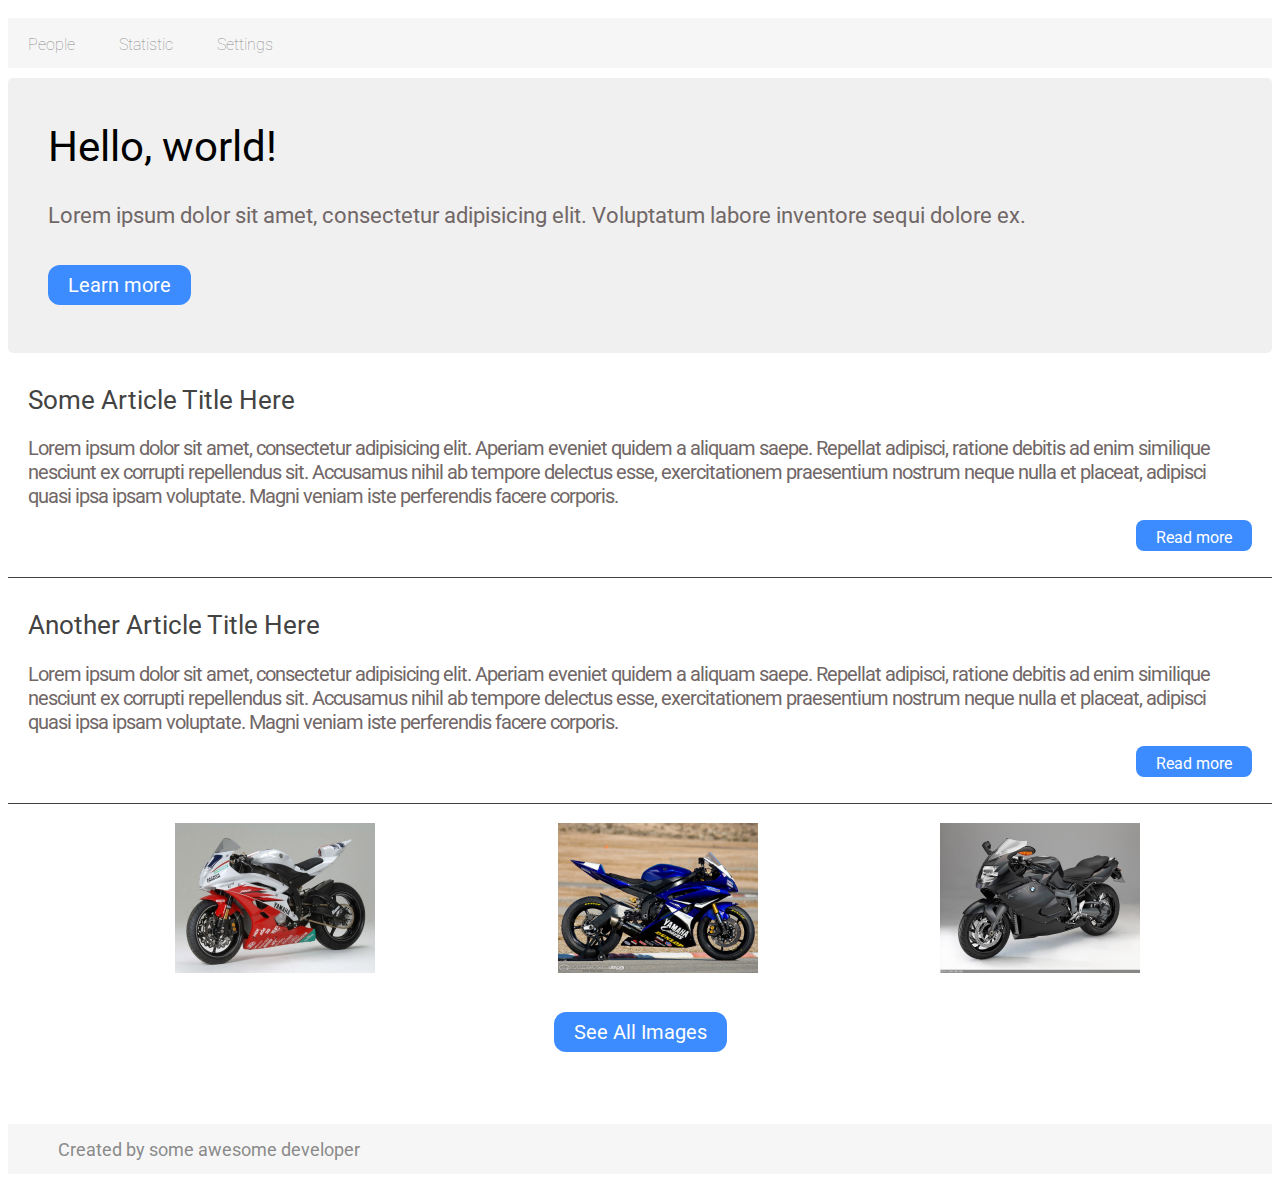
<file: hello_world/index.html>
<!DOCTYPE html>
<html lang="en">
<head>
	<meta charset="UTF-8">
	<title>Document</title>
	<link rel="stylesheet" href="css/styles.css">
	<link rel="stylesheet" href="https://fonts.googleapis.com/css?family=Roboto">
</head>
<body>
	
	<div class="header">
		<ul class="menu">
			<li>People</li>
			<li>Statistic</li>
			<li>Settings</li>
		</ul>
	</div>

	<div class="promo">
		<h1>Hello, world!</h1>
		<p>Lorem ipsum dolor sit amet, consectetur adipisicing elit. Voluptatum labore inventore sequi dolore ex.</p>
		<div class="btn_promo" >
			<a class="btn" href="#">Learn more</a>
		</div>
	</div>

	<div class="article">
		<h2>Some article title here</h2>
		<p>Lorem ipsum dolor sit amet, consectetur adipisicing elit. Aperiam eveniet quidem a aliquam saepe. Repellat adipisci, ratione debitis ad enim similique nesciunt ex corrupti repellendus sit. Accusamus nihil ab tempore delectus esse, exercitationem praesentium nostrum neque nulla et placeat, adipisci quasi ipsa ipsam voluptate. Magni veniam iste perferendis facere corporis.</p>
		<div class="btn_article" >
			<a class="btn" href="#">Read more</a>
		</div>
	</div>

	<div class="article">
		<h2>another article title here</h2>
		<p>Lorem ipsum dolor sit amet, consectetur adipisicing elit. Aperiam eveniet quidem a aliquam saepe. Repellat adipisci, ratione debitis ad enim similique nesciunt ex corrupti repellendus sit. Accusamus nihil ab tempore delectus esse, exercitationem praesentium nostrum neque nulla et placeat, adipisci quasi ipsa ipsam voluptate. Magni veniam iste perferendis facere corporis.</p>
		<div class="btn_article">
			<a class="btn" href="#">Read more</a>
		</div>
	</div>

	<div class="gallary">
		<ul class="gallary">
			<li><img src="imgs/img1.jpg" alt="Image"></img></li>
			<li><img src="imgs/img2.jpg" alt="Image"></img></li>
			<li><img src="imgs/img3.jpg" alt="Image"></img></li>
		</ul>
	</div>

	<div class="btn_gallary">
		<a class="btn" href="#">See all images</a>
	</div>

	<footer>
	  <div class="footer">
	  	<p>Created by some awesome developer</p>
	  </div>
	</footer>

</body>
</html>
</file>
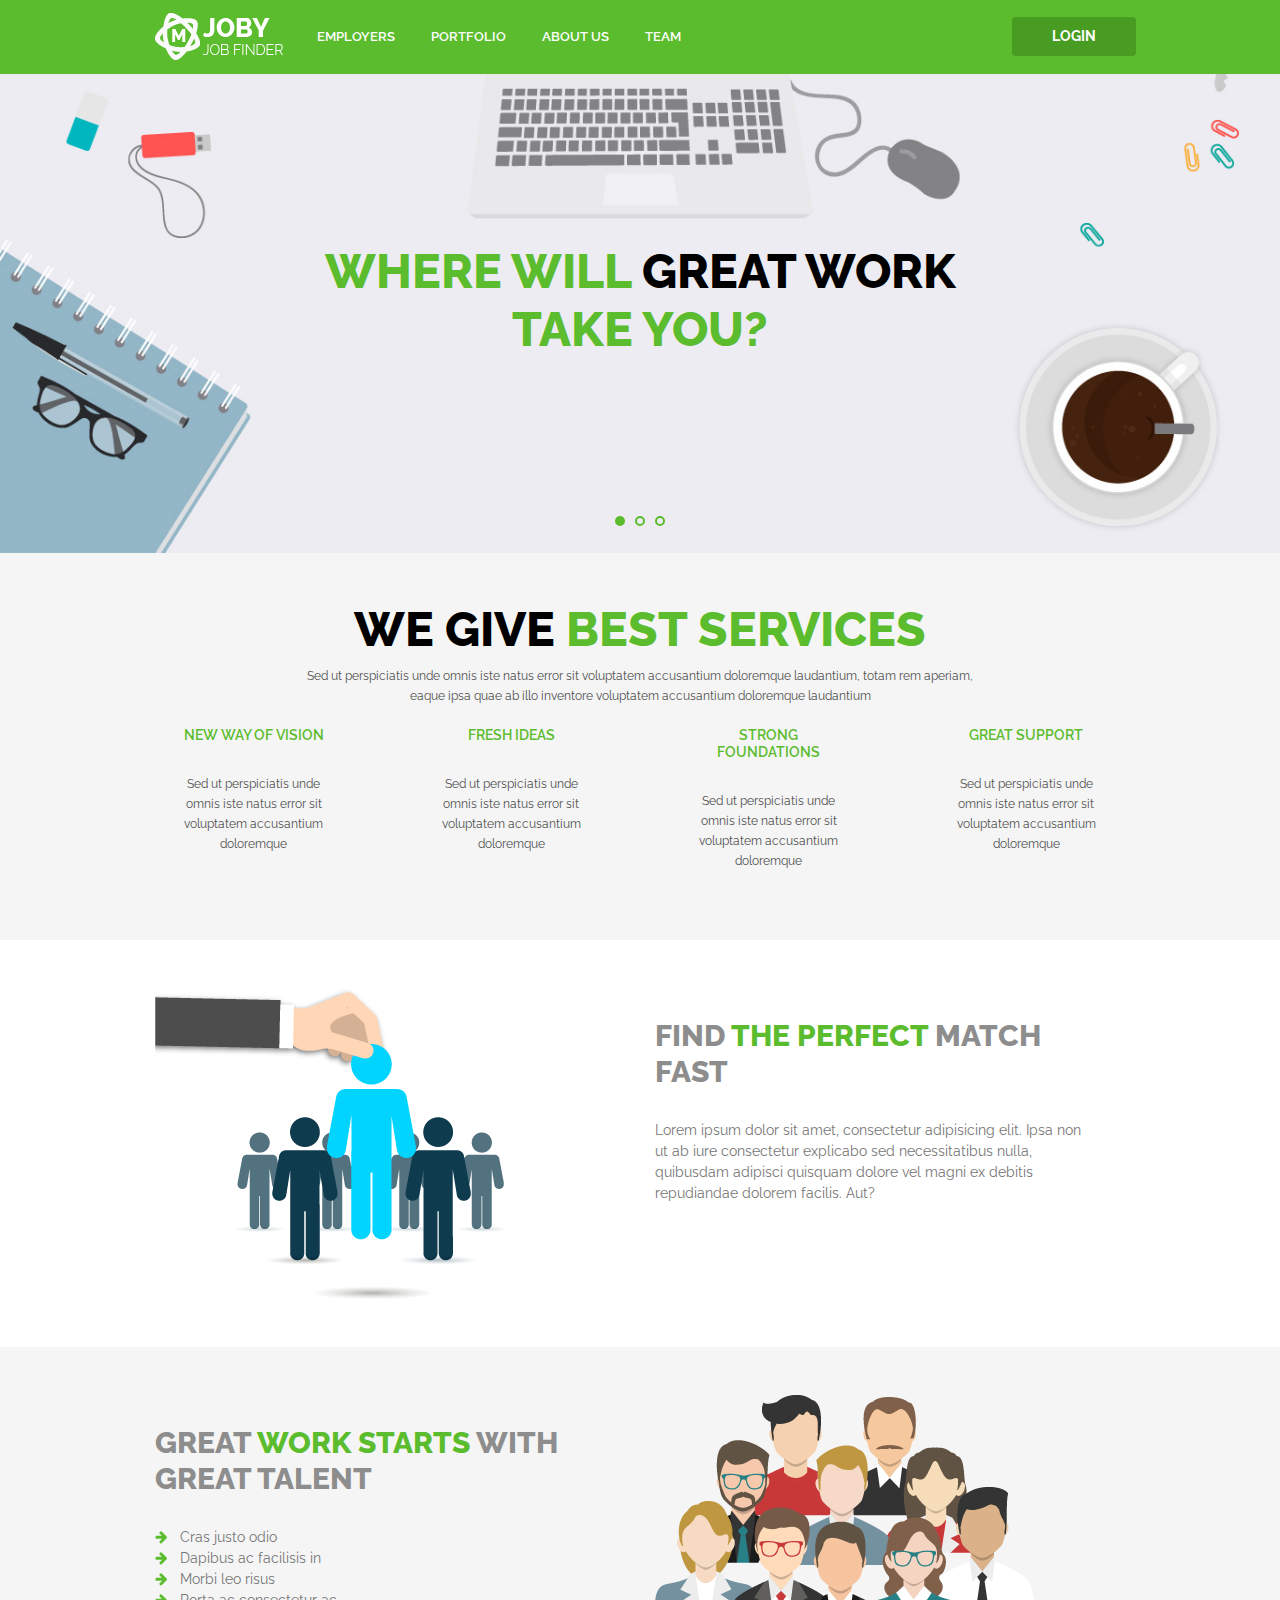
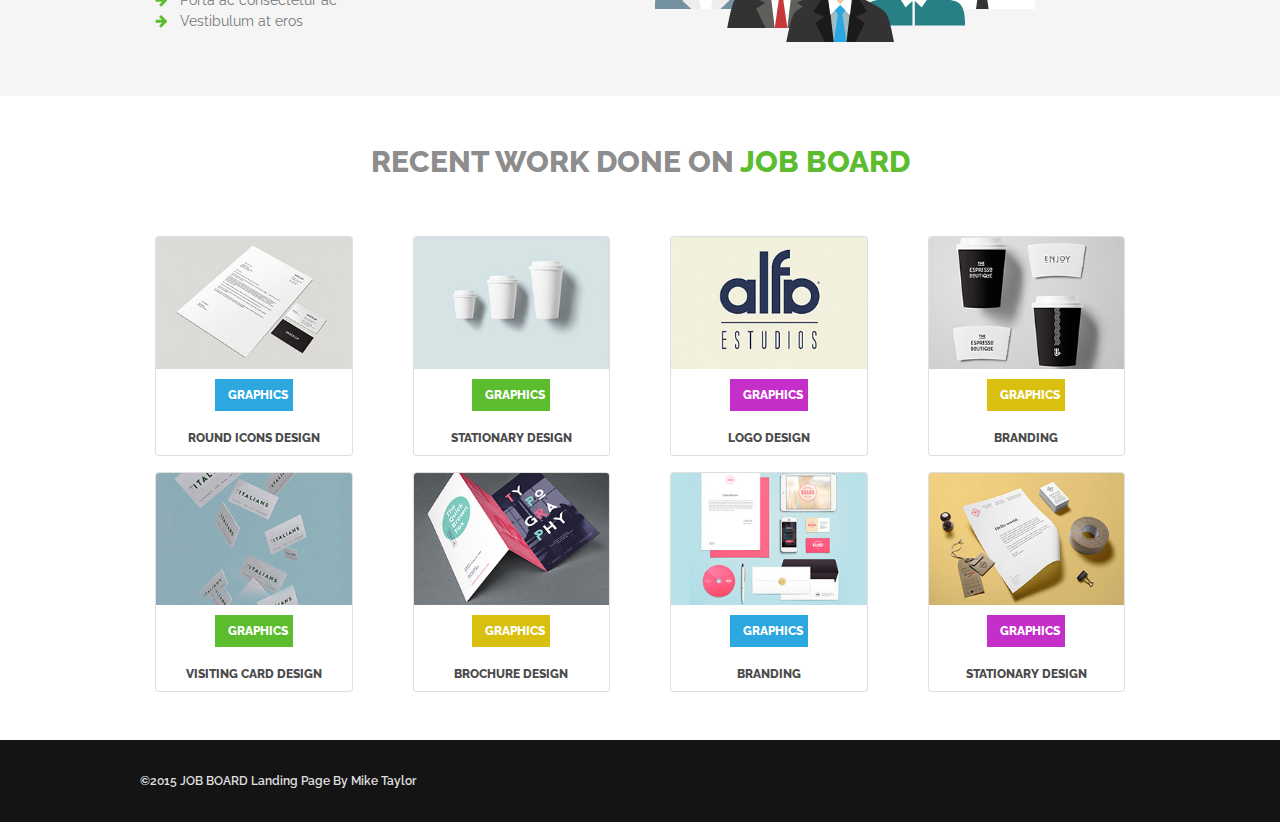
<file: joby/index.html>
<!DOCTYPE html>
<html lang="en">
  <head>
    <meta charset="UTF-8" />
    <meta name="viewport" content="width=device-width, initial-scale=1" />
    <title>Document</title>
    <link rel="stylesheet" href="css/reset.css" />
    <link rel="stylesheet" href="css/bootstrap.css" />
    <link
      rel="stylesheet"
      href="https://use.fontawesome.com/releases/v5.6.3/css/all.css"
      integrity="sha384-UHRtZLI+pbxtHCWp1t77Bi1L4ZtiqrqD80Kn4Z8NTSRyMA2Fd33n5dQ8lWUE00s/"
      crossorigin="anonymous"
    />
    <link
      href="https://fonts.googleapis.com/css?family=Raleway:400,600,800"
      rel="stylesheet"
    />
    <link rel="stylesheet" href="css/style.css" />
	<!-- Yandex.Metrika counter -->
	<script type="text/javascript" >
	   (function(m,e,t,r,i,k,a){m[i]=m[i]||function(){(m[i].a=m[i].a||[]).push(arguments)};
	   m[i].l=1*new Date();k=e.createElement(t),a=e.getElementsByTagName(t)[0],k.async=1,k.src=r,a.parentNode.insertBefore(k,a)})
	   (window, document, "script", "https://mc.yandex.ru/metrika/tag.js", "ym");

	   ym(51777161, "init", {
			id:51777161,
			clickmap:true,
			trackLinks:true,
			accurateTrackBounce:true,
			webvisor:true
	   });
	</script>
	<noscript><div><img src="https://mc.yandex.ru/watch/51777161" style="position:absolute; left:-9999px;" alt="" /></div></noscript>
	<!-- /Yandex.Metrika counter -->
  </head>
  <body>
    <nav class="navbar navbar-expand-lg">
      <div class="container">
        <a class="navbar-brand" href="#"><img src="img/logo.png" alt=""/></a>

        <button
          class="navbar-toggler navbar-dark"
          type="button"
          data-toggle="collapse"
          data-target="#navbarNav"
          aria-controls="navbarNav"
          aria-expanded="false"
          aria-label="Toggle navigation"
        >
          <span class="navbar-toggler-icon"></span>
        </button>

        <div
          class="collapse navbar-collapse row justify-content-between"
          id="navbarNav"
        >
          <div class="col-sm-12 col-lg-10">
            <ul class="navbar-nav">
              <li class="nav-item active">
                <a class="nav-link" href="#"
                  >Employers<span class="sr-only">(current)</span></a
                >
              </li>
              <li class="nav-item">
                <a class="nav-link" href="#">Portfolio</a>
              </li>
              <li class="nav-item">
                <a class="nav-link" href="#">About Us</a>
              </li>
              <li class="nav-item"><a class="nav-link" href="#">Team</a></li>
            </ul>
          </div>
          <div class="col-sm-12 col-lg-2">
            <div class="login mr-0">
              <input
                type="button"
                class="btn_login"
                data-toggle="modal"
                data-target="#exampleModal"
                value="login"
              />
            </div>
          </div>
        </div>
      </div>
    </nav>

    <!-- Modal -->
    <div
      class="modal fade"
      id="exampleModal"
      tabindex="-1"
      role="dialog"
      aria-labelledby="exampleModalLabel"
      aria-hidden="true"
    >
      <div class="modal-dialog" role="document">
        <div class="modal-content">
          <div class="welcome">
            <div class="modal-header">
              <h5 class="modal-title">Welcome abroad!</h5>
              <button
                type="button"
                class="close"
                data-dismiss="modal"
                aria-label="Close"
              >
                <span aria-hidden="true">&times;</span>
              </button>
            </div>
            <div class="modal-body text-center">
              <span class="lead" style="font-size: 9em; color: #489c22;">
                <i class="fas fa-check"></i>
              </span>
            </div>
          </div>
          <div class="modal-header form-group">
            <h5 class="modal-title" id="exampleModalLabel">
              Enter login and password
            </h5>
            <button
              type="button"
              class="close"
              data-dismiss="modal"
              aria-label="Close"
            >
              <span aria-hidden="true">&times;</span>
            </button>
          </div>
          <div class="modal-body form-group">
            <form id="form">
              <div class="form-group">
                <input
                  type="text"
                  class="form-control"
                  aria-describedby="emailHelp"
                  id="id_login"
                  placeholder="Login"
                />
              </div>
              <div class="form-group">
                <div class="row">
                  <div class="col-11 pr-0">
                    <input
                      type="password"
                      class="form-control"
                      id="id_pass1"
                      placeholder="Password"
                    />
                  </div>
                  <div class="col mx-0 px-0 py-2 align-items-start text-center">
                    <i class="far fa-eye"></i> <i class="far fa-eye-slash"></i>
                  </div>
                </div>
              </div>
            </form>
          </div>
          <div class="modal-footer form-group">
            <button type="submit" id="submit" class="btn form-control">
              Enter
            </button>
          </div>
        </div>
      </div>
    </div>

    <div
      id="carouselExampleIndicators"
      class="carousel slide"
      data-ride="carousel"
      data-interval="3000"
    >
      <div class="carousel-inner">
        <div class="carousel-item align-self-start active">
          <img src="img/slider-pic.jpg" alt="slider-pic" class="img-fluid" />
          <div class="carousel-caption d-none d-md-block">
            <h1>Where will <span>great work</span> take you?</h1>
          </div>
        </div>

        <div class="carousel-item align-self-start">
          <img src="img/slider-pic.jpg" alt="slider-pic" class="img-fluid" />
          <div class="carousel-caption d-none d-md-block">
            <h1>Where will <span>great work</span> take you?</h1>
          </div>
        </div>

        <div class="carousel-item align-self-start">
          <img src="img/slider-pic.jpg" alt="slider-pic" class="img-fluid" />
          <div class="carousel-caption d-none d-md-block">
            <h1>Where will <span>great work</span> take you?</h1>
          </div>
        </div>
      </div>

      <ol class="carousel-indicators">
        <li data-target="#carousel" data-slide-to="0" class="active"></li>
        <li data-target="#carousel" data-slide-to="1"></li>
        <li data-target="#carousel" data-slide-to="2"></li>
      </ol>
    </div>

    <div class="services py-5">
      <div class="container">
        <div class="row">
          <div class="col text-center">
            <h5 class="services_title"><span>We give</span> best Services</h5>
            <p class="services_subtitle">
              Sed ut perspiciatis unde omnis iste natus error sit voluptatem
              accusantium doloremque laudantium, totam rem aperiam, eaque ipsa
              quae ab illo inventore voluptatem accusantium doloremque
              laudantium
            </p>
          </div>
        </div>
        <div class="row">
          <div class="card-deck">
            <div class="col-sm-12 col-md-6 col-xl-3">
              <div class="card">
                <div class="card-body">
                  <a href="">
                    <i class="fas fa-road"></i>
                    <h5 class="card-title">New Way of Vision</h5>
                  </a>
                  <p class="card-text">
                    Sed ut perspiciatis unde omnis iste natus error sit
                    voluptatem accusantium doloremque
                  </p>
                </div>
              </div>
            </div>
            <div class="col-sm-12 col-md-6 col-xl-3">
              <div class="card">
                <div class="card-body">
                  <a href="">
                    <i class="fas fa-leaf"></i>
                    <h5 class="card-title">Fresh Ideas</h5>
                  </a>
                  <p class="card-text">
                    Sed ut perspiciatis unde omnis iste natus error sit
                    voluptatem accusantium doloremque
                  </p>
                </div>
              </div>
            </div>
            <div class="col-sm-12 col-md-6 col-xl-3">
              <div class="card">
                <div class="card-body">
                  <a href="">
                    <i class="fas fa-home"></i>
                    <h5 class="card-title">Strong Foundations</h5>
                  </a>
                  <p class="card-text">
                    Sed ut perspiciatis unde omnis iste natus error sit
                    voluptatem accusantium doloremque
                  </p>
                </div>
              </div>
            </div>
            <div class="col-sm-12 col-md-6 col-xl-3">
              <div class="card">
                <div class="card-body">
                  <a href="">
                    <i class="fas fa-users"></i>
                    <h5 class="card-title">Great Support</h5>
                  </a>
                  <p class="card-text">
                    Sed ut perspiciatis unde omnis iste natus error sit
                    voluptatem accusantium doloremque
                  </p>
                </div>
              </div>
            </div>
          </div>
        </div>
      </div>
    </div>

    <div class="perfect_block py-5">
      <div class="container">
        <div class="row">
          <div class="col-sm-12 col-md-6  mx-auto">
            <img src="img/pic-big-1.png" alt="" />
          </div>
          <div class="col-md-6 pr-5">
            <h5 class="perfect_title">
              Find <span>the perfect</span> match fast
            </h5>
            <p class="perfect_subtitle">
              Lorem ipsum dolor sit amet, consectetur adipisicing elit. Ipsa non
              ut ab iure consectetur explicabo sed necessitatibus nulla,
              quibusdam adipisci quisquam dolore vel magni ex debitis
              repudiandae dolorem facilis. Aut?
            </p>
          </div>
        </div>
      </div>
    </div>

    <div class="work_block py-5">
      <div class="container">
        <div class="row">
          <div class="col-sm-12 col-md-6 pr-5">
            <h5 class="work_title">
              Great <span>work starts</span> with great talent
            </h5>
            <ul class="work_list">
              <li>Cras justo odio</li>
              <li>Dapibus ac facilisis in</li>
              <li>Morbi leo risus</li>
              <li>Porta ac consectetur ac</li>
              <li>Vestibulum at eros</li>
            </ul>
          </div>
          <div class="col-md-6 mx-auto">
            <img src="img/pic-big-2.png" alt="" />
          </div>
        </div>
      </div>
    </div>

    <div class="board_block">
      <div class="container">
        <div class="row my-5">
          <div class="col text-center">
            <h5 class="board_title">
              Recent Work Done on <span>JOB BOARD</span>
            </h5>
          </div>
        </div>

        <div class="row mb-3">
          <div class="card-deck">
            <div class="col-sm-12 col-md-6 col-xl-3">
              <div class="card">
                <img src="img/pic-1.jpg" class="card-img-top" alt="photo-1" />
                <div class="card-body">
                  <a href="#" class="btn btn_1">Graphics</a>
                  <h5 class="card-title">Round Icons Design</h5>
                </div>
              </div>
            </div>
            <div class="col-sm-12 col-md-6 col-xl-3">
              <div class="card">
                <img src="img/pic-2.jpg" class="card-img-top" alt="photo-1" />
                <div class="card-body">
                  <a href="#" class="btn btn_2">Graphics</a>
                  <h5 class="card-title">Stationary Design</h5>
                </div>
              </div>
            </div>
            <div class="col-sm-12 col-md-6 col-xl-3">
              <div class="card">
                <img src="img/pic-3.jpg" class="card-img-top" alt="photo-1" />
                <div class="card-body">
                  <a href="#" class="btn btn_3">Graphics</a>
                  <h5 class="card-title">Logo Design</h5>
                </div>
              </div>
            </div>
            <div class="col-sm-12 col-md-6 col-xl-3">
              <div class="card">
                <img src="img/pic-4.jpg" class="card-img-top" alt="photo-1" />
                <div class="card-body">
                  <a href="#" class="btn btn_4">Graphics</a>
                  <h5 class="card-title">Branding</h5>
                </div>
              </div>
            </div>
          </div>
        </div>

        <div class="row mb-5">
          <div class="card-deck">
            <div class="col-sm-12 col-md-6 col-xl-3">
              <div class="card">
                <img src="img/pic-5.jpg" class="card-img-top" alt="photo-1" />
                <div class="card-body">
                  <a href="#" class="btn btn_5">Graphics</a>
                  <h5 class="card-title">Visiting Card Design</h5>
                </div>
              </div>
            </div>
            <div class="col-sm-12 col-md-6 col-xl-3">
              <div class="card">
                <img src="img/pic-6.jpg" class="card-img-top" alt="photo-1" />
                <div class="card-body">
                  <a href="#" class="btn btn_6">Graphics</a>
                  <h5 class="card-title">Brochure Design</h5>
                </div>
              </div>
            </div>
            <div class="col-sm-12 col-md-6 col-xl-3">
              <div class="card">
                <img src="img/pic-7.jpg" class="card-img-top" alt="photo-1" />
                <div class="card-body">
                  <a href="#" class="btn btn_7">Graphics</a>
                  <h5 class="card-title">Branding</h5>
                </div>
              </div>
            </div>
            <div class="col-sm-12 col-md-6 col-xl-3">
              <div class="card">
                <img src="img/pic-8.jpg" class="card-img-top" alt="photo-1" />
                <div class="card-body">
                  <a href="#" class="btn btn_8">Graphics</a>
                  <h5 class="card-title">Stationary Design</h5>
                </div>
              </div>
            </div>
          </div>
        </div>
      </div>
    </div>

    <footer class="footer">
      <div class="container">
        <div class="row">
          <p class="copyright">
            &copy;2015 JOB BOARD Landing Page By Mike Taylor
          </p>
        </div>
      </div>
    </footer>

    <script src="js/jquery-3.3.1.js"></script>
    <script src="js/bootstrap.js"></script>
    <script src="js/main.js"></script>
  </body>
</html>
</file>
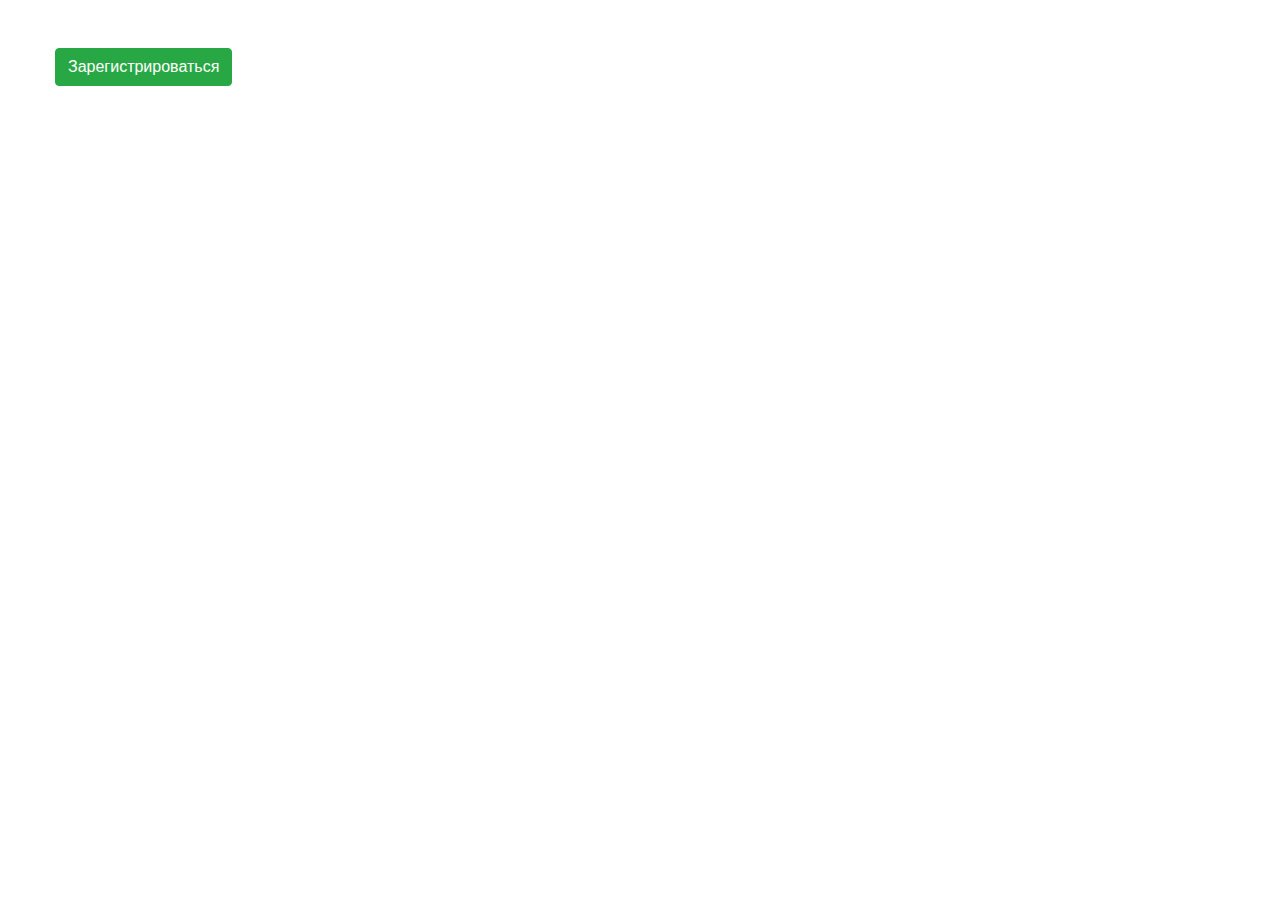
<file: modal/index.html>
<!DOCTYPE html>
<html lang="en">
  <head>
    <meta charset="UTF-8" />
    <title>Document</title>
    <link
      rel="stylesheet"
      href="https://use.fontawesome.com/releases/v5.5.0/css/all.css"
      integrity="sha384-B4dIYHKNBt8Bc12p+WXckhzcICo0wtJAoU8YZTY5qE0Id1GSseTk6S+L3BlXeVIU"
      crossorigin="anonymous"
    />
    <link rel="stylesheet" href="css/bootstrap.css" />
    <link rel="stylesheet" href="css/styles.css" />
	<!-- Yandex.Metrika counter -->
<script type="text/javascript" >
   (function(m,e,t,r,i,k,a){m[i]=m[i]||function(){(m[i].a=m[i].a||[]).push(arguments)};
   m[i].l=1*new Date();k=e.createElement(t),a=e.getElementsByTagName(t)[0],k.async=1,k.src=r,a.parentNode.insertBefore(k,a)})
   (window, document, "script", "https://mc.yandex.ru/metrika/tag.js", "ym");

   ym(51777278, "init", {
        id:51777278,
        clickmap:true,
        trackLinks:true,
        accurateTrackBounce:true,
        webvisor:true
   });
</script>
<noscript><div><img src="https://mc.yandex.ru/watch/51777278" style="position:absolute; left:-9999px;" alt="" /></div></noscript>
<!-- /Yandex.Metrika counter -->
  </head>
  <body>
    <div class="container">
      <!-- Button trigger modal -->
      <button
        type="button"
        class="btn btn-success my-5"
        data-toggle="modal"
        data-target="#exampleModal"
      >
        Зарегистрироваться
      </button>

      <!-- Modal -->
      <div
        class="modal fade"
        id="exampleModal"
        tabindex="-1"
        role="dialog"
        aria-labelledby="exampleModalLabel"
        aria-hidden="true"
      >
        <div class="modal-dialog" role="document">
          <div class="modal-content">
            <div class="welcome">
              <div class="modal-header">
                <h5 class="modal-title">Добро пожаловать!</h5>
                <button
                  type="button"
                  class="close"
                  data-dismiss="modal"
                  aria-label="Close"
                >
                  <span aria-hidden="true">&times;</span>
                </button>
              </div>
              <div class="modal-body text-center">
                <span class="lead" style="font-size: 9em; color: green;">
                  <i class="fas fa-check"></i>
                </span>
              </div>
            </div>
            <div class="modal-header form-group">
              <h5 class="modal-title" id="exampleModalLabel">
                Зарегистрироваться
              </h5>
              <button
                type="button"
                class="close"
                data-dismiss="modal"
                aria-label="Close"
              >
                <span aria-hidden="true">&times;</span>
              </button>
            </div>
            <div class="modal-body form-group">
              <form id="form">
                <div class="form-group">
                  <input
                    type="email"
                    class="form-control"
                    id="id_email"
                    aria-describedby="emailHelp"
                    placeholder="Email"
                  />
                  <div id="ntf_email" class="valid-feedback"></div>
                </div>
                <div class="form-group">
                  <div class="row">
                    <div class="col-11 pr-0">
                      <input
                        type="password"
                        class="form-control"
                        id="id_pass1"
                        placeholder="Пароль"
                      />
                      <span id="ntf_pass1" class="valid-feedback"></span>
                    </div>
                    <div
                      class="col mx-0 px-0 py-2 align-items-start text-center"
                    >
                      <i class="far fa-eye"></i>
                      <i class="far fa-eye-slash"></i>
                    </div>
                  </div>
                </div>
                <div class="form-group">
                  <input
                    type="password"
                    class="form-control"
                    id="id_pass2"
                    placeholder="Повторите пароль"
                  />
                  <div id="ntf_pass2" class="valid-feedback"></div>
                </div>
              </form>
            </div>
            <div class="modal-footer form-group">
              <button
                type="submit"
                id="submit"
                class="btn btn-primary form-control"
              >
                Готово!
              </button>
            </div>
          </div>
        </div>
      </div>
    </div>

    <script src="js/jquery-3.3.1.js"></script>
    <script src="js/bootstrap.js"></script>
    <script src="js/main.js"></script>
  </body>
</html>
</file>
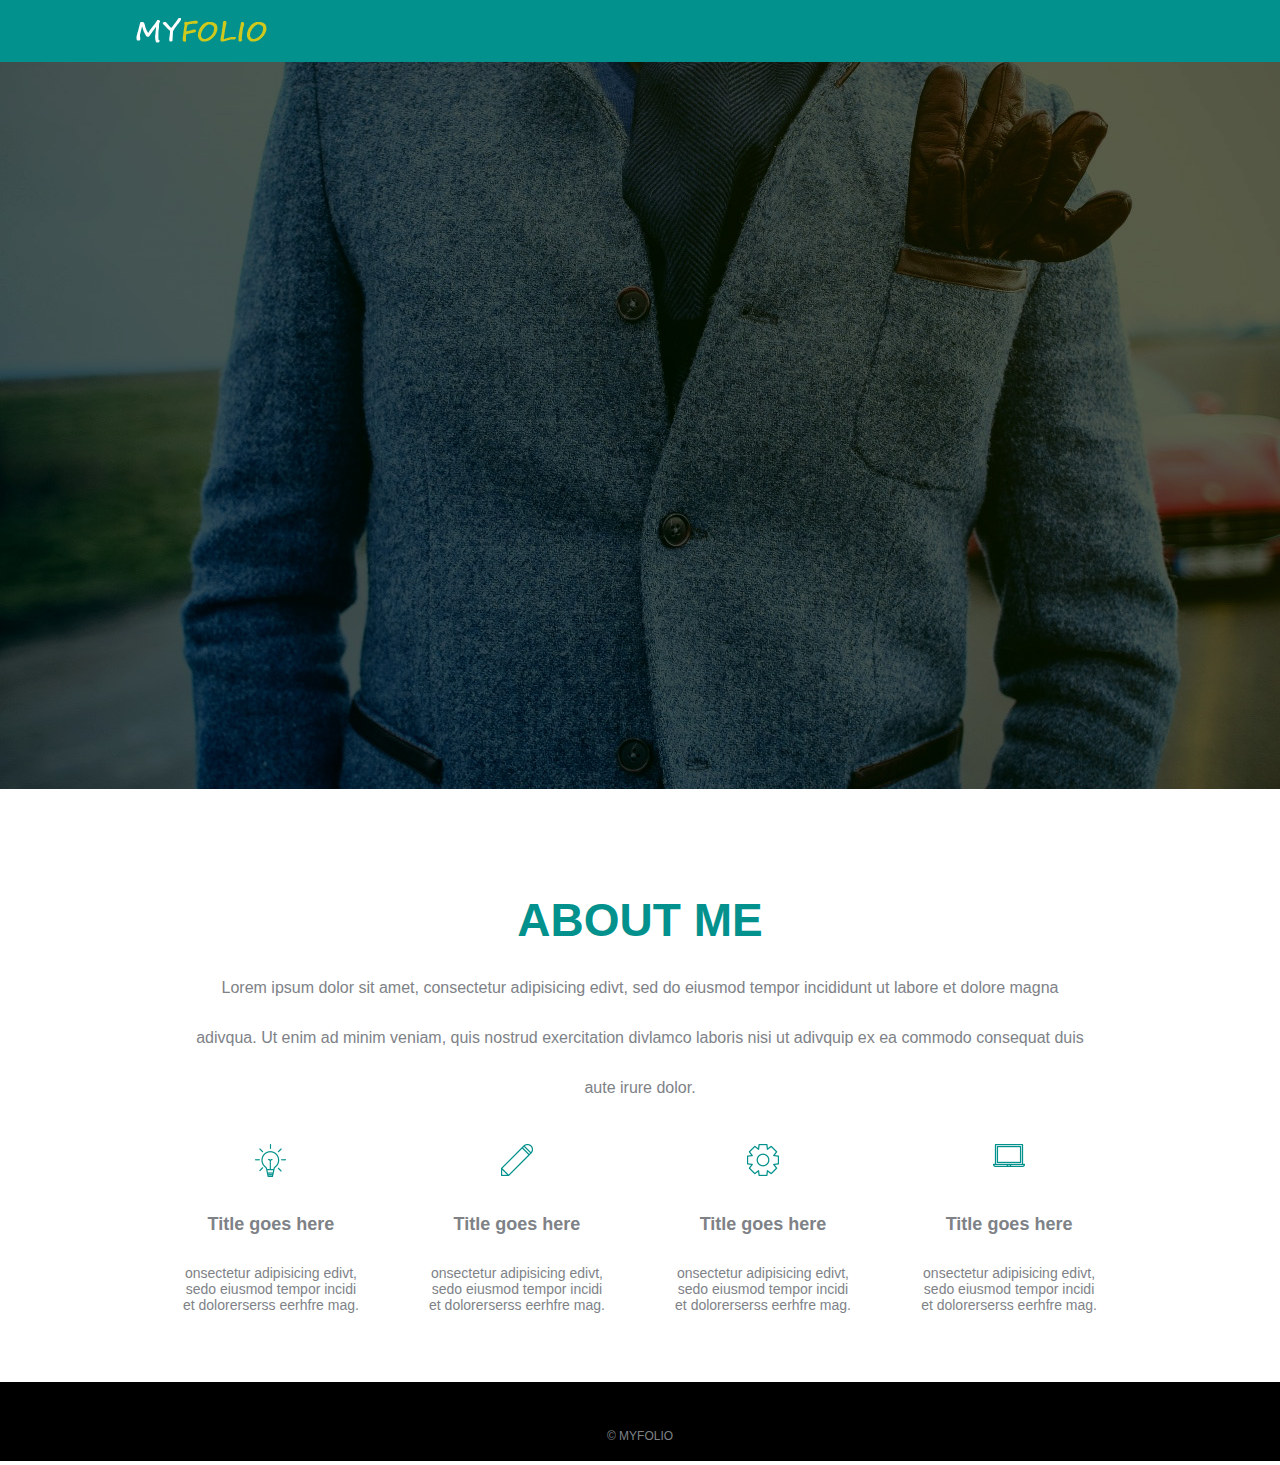
<file: myfolio/index.html>
<!DOCTYPE html>
<html lang="en">
<head>
	<meta charset="UTF-8">
	<title>Myfolio</title>
	<link rel="stylesheet" href="css/styles.css">
	<!-- Yandex.Metrika counter -->
	<script type="text/javascript" >
		(function (d, w, c) {
			(w[c] = w[c] || []).push(function() {
				try {
					w.yaCounter51306379 = new Ya.Metrika2({
						id:51306379,
						clickmap:true,
						trackLinks:true,
						accurateTrackBounce:true,
						webvisor:true
					});
				} catch(e) { }
			});

			var n = d.getElementsByTagName("script")[0],
				s = d.createElement("script"),
				f = function () { n.parentNode.insertBefore(s, n); };
			s.type = "text/javascript";
			s.async = true;
			s.src = "https://mc.yandex.ru/metrika/tag.js";

			if (w.opera == "[object Opera]") {
				d.addEventListener("DOMContentLoaded", f, false);
			} else { f(); }
		})(document, window, "yandex_metrika_callbacks2");
	</script>
	<noscript><div><img src="https://mc.yandex.ru/watch/51306379" style="position:absolute; left:-9999px;" alt="" /></div></noscript>
	<!-- /Yandex.Metrika counter -->
</head>
<body>
	<div class="header">
		<div class="container">
			<a class="logo" href="#"><img src="img/logo.png" alt="logo"></a>
		</div>
	</div>
	<div class="promo_block">
		<img src="img/main-pic.jpg" alt="main-pic-promo_block">
	</div>
	<div class="container">
		<div class="about_me">
			<h1>About me</h1>
			<p class="p_about_me">Lorem ipsum dolor sit amet, consectetur adipisicing edivt, sed do eiusmod tempor incididunt ut labore et dolore magna adivqua. Ut enim ad minim veniam, quis nostrud exercitation divlamco laboris nisi ut adivquip ex ea commodo consequat duis aute irure dolor.</p>
		</div>
	</div>
	<div class="container">		
		<div class="items">
			<div class="box ic_lamp">
				<h2>Title goes here</h2>
				<p>onsectetur adipisicing edivt, sedo eiusmod tempor incidi et dolorerserss eerhfre mag.</p>
			</div>
			<div class="box ic_pencil">
				<h2>Title goes here</h2>
				<p>onsectetur adipisicing edivt, sedo eiusmod tempor incidi et dolorerserss eerhfre mag.</p>
			</div>
			<div class="box ic_set">
				<h2>Title goes here</h2>
				<p>onsectetur adipisicing edivt, sedo eiusmod tempor incidi et dolorerserss eerhfre mag.</p>			
			</div>
			<div class="box ic_laptop">
				<h2>Title goes here</h2>
				<p>onsectetur adipisicing edivt, sedo eiusmod tempor incidi et dolorerserss eerhfre mag.</p>
			</div>
		</div>
	</div>
	<div class="footer">
		<p class="p_footer">© Myfolio</p>
	</div>
</body>
</html>
</file>
<file: banx/css/styles.css>
body {
  font-family: "georgia", serif;
  color: #4f4d6a;
}
.nav-link {
  color: #4f4d6a;
  font-weight: bold;
  font-size: 12px;
  text-transform: uppercase;
}
.navbar-toggler {
  border: 1px solid #4f4d6a;
  position: relative;
  width: 50px;
  height: 40px;
}
.navbar-toggler-icon,
.navbar-toggler-icon:before,
.navbar-toggler-icon:after {
  content: "";
  width: 80%;
  height: 2px;
  display: block;
  position: absolute;
  left: 50%;
  top: 50%;
  background: #4f4d6a;
  transform: translate(-50%);
}
.navbar-toggler-icon:before,
.navbar-toggler-icon:after {
  width: 100%;
}
.navbar-toggler-icon:before {
  top: -10px;
}
.navbar-toggler-icon:after {
  top: 10px;
}
.navbar-collapse {
  text-align: center;
}
.navbar {
  position: absolute;
  z-index: 100;
  top: 0;
  left: 0;
  width: 100%;
}
.navbar-nav {
  font-family: "arial", serif;
  font-size: 12px;
  font-weight: bold;
}
.carousel-caption {
  left: 5%;
  right: 5%;
  top: 50px;
  bottom: auto;
  color: #4f4d6a;
}
.promo_line {
  border: 1px solid #fff;
  width: 70%;
  margin: 25px auto 50px;
}
.worx_line {
	border: 1px solid #fff;
	width: 100%;
	margin: 25px auto 50px;
  }
.worx {
  background: #ebebeb;
}
.img-thumbnail {
  padding: 0;
  border: 20px solid rgba(222, 226, 230, 0.5);
}
.card {
  background-color: transparent;
  border: none;
}
.left_btn {
  background: #6d6a89;
  background: -moz-linear-gradient(top, #6d6a89 0%, #514e6b 100%);
  background: -webkit-linear-gradient(top, #6d6a89 0%, #514e6b 100%);
  background: linear-gradient(to bottom, #6d6a89 0%, #514e6b 100%);
  filter: progid:DXImageTransform.Microsoft.gradient( startColorstr='#6d6a89', endColorstr='#514e6b',GradientType=0 );
  border: 1px solid #4f4d6a;
}
.right_btn {
  background: #cfbfc9;
  background: -moz-linear-gradient(top, #cfbfc9 0%, #9e8696 100%);
  background: -webkit-linear-gradient(top, #cfbfc9 0%, #9e8696 100%);
  background: linear-gradient(to bottom, #cfbfc9 0%, #9e8696 100%);
  filter: progid:DXImageTransform.Microsoft.gradient( startColorstr='#cfbfc9', endColorstr='#9e8696',GradientType=0 );
  border: 1px solid #937d91;
}
.left_btn,
.right_btn {
  border-radius: 20px;
  padding: 10px 60px;
  font-style: italic;
}
.title {
  font-size: 125px;
}
.title.worx {
  font-size: 72px;
}
.title,
.subtitle {
  font-weight: bold;
}
.subtitle,
.left_btn,
.right_btn {
  font-size: 18px;
}
.card-body {
  padding: 0em;
}
.pre_title,
.awesome_title {
  font-size: 24px;
}
.card-title {
  font-size: 22px;
}
.pre_title,
.title,
.subtitle {
  text-transform: uppercase;
}
.card-text {
  font-size: 12px;
  line-height: 23px;
}
.pre_title,
.card-title,
.card-text,
.awesome_title,
.btn_view {
  font-style: italic;
}
.btn_view {
  font-size: 12px;
  background: #4f4d6a;
  border: 1px solid #4f4d6a;
}
.btn_view:hover {
  background: #4f4d6a;
}
footer {
  background-color: #505050;
  padding-top: 2rem;
  padding-bottom: 1rem;
  color: #fff;
}
.footer_text,
.copyright {
  font-family: "arial", serif;
  font-size: 12px;
  line-height: 23px;
}
</file>
<file: brandi/css/styles.css>
body {
	margin: 0;
	min-width: 1200px;
	background: #fff;
	font-family: 'Open Sans', sans-serif;
	text-decoration: none;
}
a:hover {
	text-decoration: none;
}
.container {
	max-width: 1200px;
	margin: 0 auto;
}
.navbar {
	background: #123d34;
}
.nav-link{
	font-size: 14px;
	font-weight: 400;
	color: #fff;
	margin: auto 10px
}
.nav-link:hover {
	color: #0eb493;
}
.carousel-caption h1{
	font-size: 62px;
	font-weight: 700;
	color: #fff;
}
.carousel-caption p{
	font-size: 48px;
	font-weight: 300;
	color: #fff;
}
.carousel-caption span{
	font-size: 18px;
	font-weight: 300;
	color: #fff;
}
.carousel-caption{
	top: 150px;
}
.carousel-caption .text{
	align-self: center;
}
.carousel-caption .lines{
	align-self: center;
	height: 2px;
	width: 30px;
	margin: 0 30px;
	border-bottom: 1px solid  #0eb493;	
}
.carousel-control-prev-icon,
.carousel-control-next-icon {
	width: 40px;
	height: 40px;
	background-color: #0eb493;
	background-size: 15px;	
}
.carousel-indicators li {
	display: inline-block;
	width: 10px;
	height: 10px;
	margin: 1px 5px;
	text-indent: -999px;
	cursor: pointer;
	background-color: #000\9;
	background-color: rgba(0,0,0,0);
	border: 1px solid #fff;
	border-radius: 10px;
}
.features{
	background: #f4f7f9;
}
.features_title, .works_title, .facts_title{
	font-size: 28px;
	font-weight: 800;
	color: #0eb493;
	text-transform: uppercase;
}
.features .card-title {
	font-size: 20px;
	font-weight: 600;
	color: #062033;
}
.features .card-text{
	font-size: 13px;
	font-weight: 400;
	color: #717982;
	line-height: 21px;
}
.features .card{
	border: none;
	background: #f4f7f9;
}
.fa-heart{
	align-self: center;
	color: #717982;	
}
.heart_lines{
	align-self: center;
	height: 2px;
	width: 80px;
	margin: 0 20px;
	border-bottom: 1px solid  #717982;	
}
.small_circle{
	display: flex;
	justify-content: center;
	align-items: center;
	width: 40px;
	height: 40px;
	border-radius: 100px;
	border: 1px solid #0eb493;
}
.small_circle .inside_circle{
	font-size: 16px;
	color: #0eb493;
}
.works_title{
	font-size: 28px;
	font-weight: 800;
	color: #0eb493;
	text-transform: uppercase;
}
.works_subtitle {
	font-size: 18px;
	font-weight: 600;
	color: #5b646e;
}
.works .card-title{
	font-size: 18px;
	font-weight: 600;
	color: #0c9a7e;
	text-transform: uppercase;
}
.works .card-text{
	font-size: 16px;
	font-weight: 400;
	color: #062033;
	font-style: italic;
}
.works .card{
	border: none;
	background: #f4f7f9;
}
.works .card-body{
	text-align: center;
}
.works .btn{
	width: 50%;
	font-size: 14px;
	font-weight: 700;
	color: #fff;
	background: #0eb493;
	border-radius: 0;
	margin: 0 auto 30px;
}
.works .card-footer{
	text-align: center;
	border: none;
}
.facts{
	background: url(../img/pic.jpg) 50% 50% no-repeat;
}
.facts .card{
	background-color: transparent;
	background: transparent;
	border-color: transparent;
}
.facts .card-body{
	text-align: center;
}
.big_circle{
	display: flex;
	justify-content: center;
	align-items: center;
	width: 100px;
	height: 100px;
	border-radius: 100px;
	border: 1px solid #fff;
	margin: 0 0 25px 65px;
}
.big_circle .inside_circle{
	font-size: 32px;
	color: #fff;
}
.facts .card-title{
	font-size: 60px;
	font-weight: 600;
	color: #fff;
	text-transform: uppercase;
}
.facts .card-text{
	font-size: 18px;
	font-weight: 400;
	color: #fff;
	text-transform: uppercase;
}
.card-deck{
	padding-bottom: 90px;
}
footer {
	background-color: #37bda1;
	padding-top: 2rem;
	padding-bottom: 1rem;
	color: #fff;
}
.copyright{
	font-size: 13px;
	font-weight: 400;
	text-align: right;
}
</file>
<file: business/css/styles.css>
* {
	box-sizing: border-box;
}
body {
	display: block;
	margin: 0;
	font-family: arial, roboto, tahoma, sans-serif;
	background: #fff url() 0 0 no-repeat;
}
.container {
	max-width: 998px;
	margin: 0 auto;
}
li {
	list-style: none;
}
a {
	text-decoration: none;
}
.header {
	padding: 15px 0 20px;
}
.logo {
	display: inline-block;
	margin-bottom: 25px;	
	font-size: 37px;
	color: #424242;
	font-weight: 700;
}
.logo::before {
	content: '';
	display: inline-block;
	background: #fff url(../img/logo.png) 0 0 no-repeat;
	width: 74px;
	height: 49px;
	vertical-align: middle;
	margin-right: 15px;	
}
.menu ul {
	padding: 0;
	margin: 0;
}
.menu li {
	display: inline-block;
	padding-right: 20px;
	font-size: 15px;
	color: #424242;
	font-weight: 700;
}
.menu li a {
	color: #424242;
}
.promo {
	background: #fff url(../img/main-pic.jpg) 0 0 no-repeat;
	background-size: cover;
	text-align: center;
}
.promo .container {
	min-height: 589px;
	padding: 120px 0;
}
.promo_title{
	margin: 0;
	padding: 50px 0 0;
	font-size: 48px;
	color: #fff;
	font-weight: 700;
}
.promo_subtitle {
	margin: 0 0 30px;
	font-size: 30px;
	color: #fff;	
	font-weight: bold;		
}
.promo-btn {
    display: inline-block;  
	font-size: 23px;
	font-weight: bold;	
	color: #ffffff;		
	background-color: #f8cd53;
	padding: 20px 40px;
	text-decoration: none;
	text-transform: uppercase;
	border-radius: 5px;
}
.about_us{
	text-align: center;
}
.about_title {
	display: block;	
	margin: 0;
	padding: 70px 0 0;
	font-size: 36px;
	color: #424242;
	font-weight: bold;	
}
.about_subtitle {
	margin: 0 0 20px;
	font-size: 20px;
	color: #424242;	
	font-weight: bold;	
}
.details {
    display: inline-block;  
    text-align: center;		
    margin: 15px 0;
}
.details_box {
	display: inline-block;
	width: 30%;
	vertical-align: top;
	padding: 0 0 40px;
	box-sizing: border-box;
}
.details_title {
	display: inline-block;
	width: 100%;	
	font-size: 22px;
	font-weight: bold;
}
.hand {	
	display: inline-block;
	color: #424242;  
    text-align: center;		  
}
.hand::before {
	content: url(../img/ic-hand.png);
	display: block;	
    margin: 0 0 15px;		
}
.book {	
	display: inline-block;
	color: #424242;  
    text-align: center;		 
}
.book::before {
	content: url(../img/ic-book.png);
	display: block;	
    margin: 0 0 15px;		
}
.comment {	
	display: inline-block;
	color: #424242;  
    text-align: center;	
}
.comment::before {
	content: url(../img/ic-comment.png);
	display: block;	
    margin: 0 0 15px;	
}
.description {	
	display: inline-block;
	padding: 0 20px 0;
	margin: 0 0 25px;	
	font-size: 13px;
	color: #5c5c5c;
	font-weight: normal;
}
.footer {
	height: 60px;			
	background-color: #515151;
	text-align: right;
	vertical-align: center;
}
.author_rights {
	display: inline-block;
	padding: 10px 0 0;
	font-size: 14px;
	color: #cecece;
	font-weight: normal;			
}
</file>
<file: charity/css/styles.css>
body {
	display: block;
	margin: 0;
	font-family: Arial, Roboto, Tahoma, sans-serif;;
	background: #fff;
}
li {
	list-style: none;
}
a {
	text-decoration: none;
}
.container {
	max-width: 1024px;
	margin: 0 auto;
}
.flex_header {
	background: #fff;
	display: flex;
	justify-content: space-between;	
	align-items: center;	
}
.logo {
	width: 212px;
	height: 45px;
	padding: 0 30px;
}
.menu {
	height: 120px;
	display: flex;
	justify-content: center;
  	align-items: center;
}
.menu ul {
	padding: 0;
	margin: 0;
}
.menu li {
	display: inline-block;
	padding-right: 20px;
}
.menu li a {
	font-size: 14px;
	font-weight: bold;
	line-height: 22px;
	color: #333;
	text-transform: uppercase;
}
.flex_promo {
	background: url(../img/image.jpg) 0 0 no-repeat;
	width: 1024px;
	height: 600px;
	display: flex;
 	justify-content: center;	
 	flex-direction: column;	
 	align-items: center ;
}
.pr_title {
	font-size: 50px;
	color: #fff;	
	text-transform: uppercase;	
	margin: 0 auto;		
}
.pr_description {
	font-size: 24px;
	color: #fff;	
	line-height: 38px;
	margin: 0 auto;		
}
.flex_donate_now {
  	display: flex;
 	justify-content: space-between;
}
.box_logo {
	background: #f1efec url(../img/logo.png) 50% 50% no-repeat;
	width: 34%;
	height: 316px;		
}
.donate_now {
	background: #9b242d;
	display: flex;
 	justify-content: flex-start;
 	width: 66%;
}
.donate_now::before {
	content: url(../img/image-1.jpg);
	height: 316px;
}
.donate_box_content {
 	text-align: center;
}
.dn_title {
	margin: 130px 50px 0;	
	font-size: 40px;
	text-transform: capitalize;		
}
.dn_click {
	color: #fff;
}
.dn_description {
	font-size: 16px;
	color: #fff;	
	line-height: 22px;
	margin: 0 auto;
}
.flex_sign_up {
	background: #46a651;
  	display: flex;
 	justify-content: flex-start;
}
.sign_up_box_content {
	text-align: right;
	padding: 0 30px 0 10px;
	margin: 0 57px 0 10px;
	line-height: 70px;
	width: 55%;
}
.flex_sign_up::after {
	content: url(../img/image-2.jpg);
	width: 352px;
	height: 317px;
}
.su_title {
	font-size: 40px;
	color: #fff;	
	margin: 60px auto 10px;	
}
.su_description {
	font-size: 16px;
	color: #fff;	
	line-height: 22px;
}
.su_btn {
	background: #348e3e;
	font-size: 16px;
	color: #fff;	
	line-height: 22px;
	padding: 15px 40px;
}
.facebook {
	background: #3b5997;
	display: flex;
	justify-content: space-between;
}
.facebook::before {
	content: url(../img/image-3.jpg);
	width: 670px;
	height: 316px;
}
.flex_container {
	display: flex;
 	justify-content: center;	
 	flex-direction: column;	
 	width: 40%
}
.fb_text {
	display: inline-block;
	width: 100%;	
	font-size: 16px;
	font-weight: bold;
    text-align: center;	 	
}
.fb_img {
	display: inline-block;
	color: #fff;  
    text-align: center;	 	
}
.fb_img::before {
    content: url(../img/ic-fb.png);
	display: block;	
    margin: 0 0 15px;	
}
.footer {
	background: #373838;	
	height: 120px;	
	display: flex;
	justify-content: center;
  	align-items: center;	
}
.bottom_menu {
	font-size: 16px;
	line-height: 22px;	
}
.bottom_menu ul {
	padding: 0;
	margin: 0;		
}
.bottom_menu li {	
	display: inline-block;
	padding-right: 50px;
	font-size: 15px;
}
.bottom_menu li a {
	color: #939393;	
}
</file>
<file: complianceabk-bot/css/style.css>
body {
    margin: 0;
    font-family: -apple-system, BlinkMacSystemFont, "Segoe UI", Roboto, "Helvetica Neue", Arial, sans-serif, "Apple Color Emoji", "Segoe UI Emoji", "Segoe UI Symbol", "Noto Color Emoji";
    font-size: 1rem;
    font-weight: 400;
    line-height: 1.5;
    color: #212529;
    text-align: left;
    background-color: rgba(192, 188, 188, 0.623);
  }
</file>
<file: eclipse/css/styles.css>
* {
	box-sizing: border-box;
}
body {
	margin: 0;
	font-family: arial, sans-serif;
	line-height: 1.1;
/*	background: url(../Eclipse.jpg) 50% 0 no-repeat;
	opacity: 0.5;	*/
}
.container {
	max-width: 1180px;
	margin: 0 auto;
}
.header {
	background: url(../img/photo-boots.jpg) 0 0 no-repeat;
	color: #fff;
	height: 912px;	
	background-size: cover;
}
.header_flex{
	display: flex;
	justify-content: space-between;
	align-items: center;
	padding: 67px 0;
	margin: 0 auto 34px auto;
}
.menu {	
	display: flex;	
	justify-content: space-between;
	align-items: center;
	text-transform: uppercase;	
	margin: 0 0 0 0;
}
.logo img {
	display: inline-block;
	width: 68px;
	height: 68px;
}
.menu ul {
	display: flex;	
}
.menu_item {
	font-size: 14px;
	font-weight: bold;	
	text-transform: uppercase;
	padding-bottom: 19px;
	margin: 20px 33px 20px 0;
}
.btn_join {
    border: none;
	background-color: #a100ff;
	border-radius: 4px;
	font-size: 14px;
	font-weight: bold;
	color: #fff;	
  	padding: 9px 25px;  
}
.form {
	max-width: 650px;
	height: 500px;
	padding: 0px;
	margin: 34px 0px;	
}
.form_title {
	font-size: 60px;
	font-weight: bold;
	text-transform: uppercase;	
	line-height: 55px;
    padding: 88px 0 0 0;
    margin: 0 139px 0 0;
}
.form_subtitle {
	font-size: 16px;
	line-height: 24px;
	margin: 31px 0 22px 0;
}
.buttons {
	width: 100%;
	display: inline-flex;
	justify-content: space-between;
	align-items: center;
}
.form_field {
	outline: 0;
	border: 0;	
	background-color: #fff;	
	border-radius: 4px;	
	font-size: 16px;
	line-height: 36px;
    color: #333333;		
	width: 42%;
	padding: 12px;
	margin: 0 15px 0 0;
}
::-webkit-input-placeholder { 
  color: #333333;
  font-size: 16px;
}
:-ms-input-placeholder {
  color: #333333;
  font-size: 16px;
}
::-moz-placeholder { 
  color: #333333;
  font-size: 16px;
}
.btn_submit {
	background:#28C8C6 url(../img/icon-arrow.png) 50% 50% no-repeat;
	width: 60px;
	height: 60px;
	border-radius: 4px;	
	font-size: 32px;
	font-weight: bold;
    color: #fdfefe;	    
    border: none;
	padding: 12px 20px;
}
.box_lds .container{
	background-color: #ebeff3;
	display: flex;
	justify-content: center;
	flex-direction: column;
	align-items: center;
}
.lds_title {
	font-size: 40px;
	font-weight: bold;
	text-transform: uppercase;	
	margin: 112px auto 21px auto
}
.lds_subtitle {
	font-size: 14px;
	color: #74797e;
	line-height: 25px;	
	text-align: center;
	padding:  0 0 0 0;
	margin: 7px 227px 61px 227px;
}
.lds_img {
	margin: 7px;
}
.features {
	background-color: #fcfcfc;
	display: flex;
	justify-content: center;
	flex-direction: column;
	align-items: center;
	border-bottom-color: 1px solid #D8E1E8;
}
.features_title {
	font-size: 30px;
	font-weight: bold;
	text-transform: uppercase;
	text-align: center;	
	margin: 148px auto 0 auto
}
.features_subtitle {
	font-size: 14px;
	color: #74797e;
	line-height: 25px;
	text-align: center;
	padding:  0 0 0 0;
	margin: 22px 0 78px 0;
}
.features_items {
	display: flex;
	margin-bottom: 160px;
}
.features_items_flex {
	display: flex;
}
.features_item {
	display: flex;
	flex-direction: column;
	justify-content: center;
	align-items: center;
}
.round {
	display: flex;
	justify-content: center;
	align-items: center;
	width: 137px;
	height: 137px;
	border-radius: 100px;
	background-color: #8500d2;	
}
.cart .plane .directions .device{
	display: block;
  	text-align: center;
  	vertical-align: middle;
  	padding: 0 auto; 
  	margin: 0 auto;
}
.features_item_title {
	font-size: 17px;
	font-weight: bold;
	text-transform: uppercase;
	text-align: center;	
	margin: 28px auto 0 auto;
}
.features_item_subtitle {
	font-size: 14px;
	color: #74797e;
	line-height: 25px;
	text-align: center;
	padding:  0 0 0 0;
	margin: 26px 0 0 0;
}
.guidelines {
	background: #F5F9FA;
	display: flex;
	flex-direction: column;
	justify-content: center;
	align-items: center;
	margin-bottom: 50px;	
}
.guidelines_title {
	font-size: 30px;
	font-weight: bold;
	text-transform: uppercase;
	text-align: center;	
	margin: 137px auto 0 auto
}
.guidelines_subtitle {
	font-size: 14px;
	color: #74797e;
	line-height: 25px;
	text-align: center;
	padding:  0 115px;
	margin: 18px 0 39px 0;
}
.guidelines_buttons {
	display: flex;
	justify-content: center;
	margin: 0 auto;
}
.button {
	border: 1px solid #28c8c6;
	font-size: 14px;
	font-weight: bold;
	color: #28c8c6;
	text-transform: uppercase;
	text-align: center;	
	padding: 20px 40px;	
}
.button.active {
	background: #28c8c6;
	color: #fdfefe;		
}
.guidlines_items {
	display: flex;
	justify-content: center;
	align-items: center;
}
.guidlines_item {
	width: 100%;	
	margin: 57px 10px;	
	border-radius: 4px;
	background: #fff;
}
.guidlines_item_text {
	font-size: 14px;
	text-transform: uppercase;	
	padding: 20px auto;
	margin: 25px auto;
	text-align: center;
}
.purple_block {
	background: url(../img/photo-face.jpg) 50% 50% no-repeat;
	min-height: 890px;
	background-size: cover;
	display: flex;
	justify-content: center;
	flex-direction: row;		
	align-items: center;
}
.big_logo {
	width: 177px;
	height: 177px;
}
.promo_box{
	display: flex;
	justify-content: center;
	flex-direction: row;		
	align-items: center;
	margin: 0 0 0 0;
}
.promo_text {
	display: flex;
	justify-content: space-between;
	flex-direction: column;	
	align-items: flex-start;
	color: #fff;
	margin: 0 0 0 32px;
}
.promo_text_title {
	font-size: 60px;
	font-weight: bold;
	text-transform: uppercase;	
	line-height: 55px;
    padding: 88px 0 0 0;
    margin: 0 414px 0 0;
}
.promo_text_subtitle {
	font-size: 16px;
	line-height: 24px;
	margin: 31px 0 22px 0;
}

.footer .container{
	font-size: 18px;
	line-height: 35px;
	color: #8297a7;
	display: flex;
	justify-content: space-between;
	flex-direction: row;	
	align-items: center;
}
.footer_menu {
	display: flex;
	justify-content: flex-start;
	flex-direction: column;	
	align-items: flex-start;	
	flex-wrap: wrap;
	width: 30%;	
	margin: 85px 0 0 0;
}
.copy_right {
	text-align: right;
	width: 30%;
}
</file>
<file: flat/css/styles.css>
* {
	box-sizing: border-box;
}
body {
	margin: 0;
	background: #fff;
	font-family: arial, sans-serif;
	min-width: 1024px;
	color: #fff;
	line-height: 1.1;
}
.container {
	max-width: 1024px;
	margin: 0 auto;
}
.main {
	background: url(../img/bg-circles-full.jpg) 50% 50% no-repeat;
	min-height: 496px;
	background-size: cover;}
.main .container {
	display: flex;
	flex-direction: column;}
.header {
	height: 77px;
	display: flex;
	justify-content: space-between;
	align-items: center;}
.logo {margin-left: 10px;}
.menu {
	display: flex;
	min-width: 375px;
	justify-content: space-between;	}
.menu_item {
	font-size: 16px;
	text-transform: uppercase;}
.promo {
	align-self: flex-end;
	margin: 123px 182px 0 0; }
.promo_title {
	font-size: 40px;
	line-height: 45px;}
.promo_subtitle {
	font-size: 16px;
	line-height: 45px;
	margin-bottom: 7px;}
.promo_link{
	display: inline-block;
	font-size: 24px;
	border: 2px solid #fff;
	border-radius: 5px;
	padding: 7px 28px;}
.content_box {
	display: flex;
	flex-direction: column;
 	justify-content: space-around;			
	align-items: flex-start;
	margin: 76px 93px 104px 93px;}
.content_title {
	font-size: 30px;
	line-height: 45px;	
	color: #000;	}
.content_subtitle {
	font-size: 14px;
	line-height: 25px;
	color: #404040;
	margin: 15px 0 0 0;}
.content_img {margin: 51px 0 0 4px;}
.services {
	background: #2d5f3b;
}
.services_item {
	padding: 28px 48px;
	flex-grow: 1; 
	display: flex;
	flex-direction: column;
}
.container.inner {
	display: flex;
}
.marked {
	background: #f74c55;
}
.services_item:last-child {
	padding-right: 0;
}
.item_title {
	font-size: 22px;
	line-height: 45px;
	text-transform: capitalize;	
	display: inline-block;
	margin-bottom: 10px;		
}
.left {
	display: inline-block;
	background: url(../img/ic-stat.png) 0 50% no-repeat;
	padding: 0px 0 0px 47px;	
}
.center {
	display: inline-block;
	background: url(../img/ic-screen.png) 0 50% no-repeat;
	padding: 0px 0 0px 47px;
}
.right  {
	display: inline-block;
	background: url(../img/ic-cloud.png) 0 50% no-repeat;
	padding: 0px 0 0px 47px;
}
.item_description {
	font-size: 14px;
	line-height: 25px;
	margin: 0px 0 10px 0px;}
.item_plus_btn {
	display: inline-block;
	background: rgba(0, 0, 0, 0.5);
	font-size: 34px;
	color: #fff;	
	line-height: 34px;
	padding: 1px 10px;
	align-self: flex-end;}
.pre_footer_img {
	max-width:100%;
	height:auto;}
.pre_footer {
    background: url(../img/bg-nature.jpg) no-repeat center/cover;    
	max-width:100%;
	height:499px;
 }
.pre_footer .container {	
	display: flex;
 	justify-content: center;	
 	flex-direction: column;	 
  	align-items: center;	
 }
.pre_footer .pre_footer_text {
	font-size: 42px;
	color: #fff;
	line-height: 54px;
	text-align: center;
	margin: 171px 222px 0 251px;}
.pre_footer .pre_footer_btn {
	font-size: 24px;
	color: #ffffff;		
	line-height: 40px;
	border: 2px solid #fff;	
	border-radius: 5px;
	padding: 0px 34px;	
	margin: 38px 36px 127px 42px;}
.footer::before {
	content:'';
	display: block;		
	height: 10px;
	background: url(../img/bg-bricks.jpg) repeat-x;}
.footer .container {
	background: #fff;
	display: flex;
 	justify-content: center;	
  	align-items: center;		}
.copy_right {
	font-size: 16px;
	color: #404040;	
	line-height: 53px;	
	text-transform: capitalize;}
</file>
<file: form/css/styles.css>
* {
	box-sizing: border-box;
}
body {
	margin: 0;
	background: #c1bdba;
	font-family: 'Titillium Web', sans-serif;
	color: #fdfefe;
	line-height: 1.1;
}
.form {
	background-color: #55847d;
	max-width: 600px;
	height: 675px;
	border-radius: 4px;
	padding: 40px;
	margin: 34px auto;	
	-webkit-box-shadow: -5px 5px 10px #7c9f9f;
	-moz-box-shadow: -5px 5px 10px #7c9f9f;
	box-shadow: -5px 5px 10px #7c9f9f;
}
.submit {
	width: 100%;
    border: none;
	background-color: #cf2355;
	padding: 12px 15px;
	font-size: 32px;
	font-weight: bold;
	text-transform: uppercase;
    color: #fdfefe;	
    margin-bottom: 40px;
}
.buttons {
	flex-wrap: nowrap;
	flex-direction: row;
	justify-content: space-between;
	display: flex;
}
.btn_signup, .btn_login {
	border: none;
	height: 54px; 	
	width: 100%;
	background-color:#7c9f9f;
	font-family: 'Titillium Web', sans-serif;	
	font-size: 20px;
	color: #fdfefe;	
	text-transform: capitalize;
	text-align: center;
}
.btn_login:focus, .btn_login:active{
    background-color: #cf2355;
}
.btn_signup:focus, .btn_signup:active{
    background-color: #cf2355;
}
.persona {
	flex-wrap: nowrap;
	flex-direction: row;
	justify-content: space-between;
	display: flex;
}
.form_field {
	border: 1px solid #fdfefe;
	background-color: #55847d;
	font-family: 'Titillium Web', sans-serif;	
	font-size: 22px;
	line-height: 36px;
    color: #fdfefe;		
	width: 100%;
	padding: 0 0 0 12px;
	margin-bottom: 40px;
}
.persona>.form_field {
	width: 48%;
}
.form_title {
	font-size: 32px;
	font-weight: normal;
	text-align: center;
	margin: 40px auto;
}
.textarea {
	height: 88px;
}
::-webkit-input-placeholder { /* Chrome */
  color: #7c9f9f;
  font-family: 'Titillium Web', sans-serif;
  font-size: 22px;
}
:-ms-input-placeholder { /* IE 10+ */
  color: #7c9f9f;
  font-family: 'Titillium Web', sans-serif;
  font-size: 22px;
}
::-moz-placeholder { /* Firefox 19+ */
  color: #7c9f9f;
  font-family: 'Titillium Web', sans-serif;
  font-size: 22px;
}
</file>
<file: freedom/css/styles.css>
body {
	margin: 0;
	min-width: 1200px;
	background: #fff;
	font-family: Arial, sans-serif;
	line-height: 1.1;
}
.container {
	max-width: 1200px;
	margin: 0 auto;
}
.header {
	background-color: #775ba3;
	color: #fff;
	font-size: 14px;
    padding: 0 0 16px 0px;
}
.header_flex {
	display: flex;
	justify-content: space-between;
	align-items: center;
}
.logo {
	display: inline-block;
	margin: 0 85px 0 16px;
}
.menu {
	margin: 18px 0 0 30px;
	flex-grow: 1;
}
.menu ul {
	display: flex;
}
.user {
	display: inline-block;
	margin-top: 10px;	
	font-size: 18px;
}
.menu_item {
	text-transform: uppercase;
	margin-right: 30px;
}
.menu_item:hover, .menu_item.active {
	color: #91c5a9;
}
.slider img {
	display: block;
	width: 100%;
    height: 524px;
    background-size: cover;
}
.text_box .container {
	display: flex;
	justify-content: space-between;	
	flex-direction: column;
	align-items: center;
}
.section_title {
	font-size: 40px;	
	color: #7e63a7;
}
.text_box_title.section_title {
    margin: 103px 5px 11px 0;
}
.text_box_subtitle {
	text-align: center;
    margin: 21px 0px 109px 0;
    line-height: 37px;
    font-size: 23px;
    color: #4b3f55;	
}
.services {
	background-color: #fcfcfc;		
	border: 1px solid #91c5a9;
	padding: 0 0 92px 0;
}
.services .container {
	display: flex;
	justify-content: space-between;	
	flex-direction: column;
	align-items: center;	
}
.services_title.section_title {
    margin: 80px 5px 15px 0;
}
.service_items_flex {
	display: flex;
	position: relative;	
}
.service_items {
	text-align: center;
}
.service_items::before {
	content: '';
	display: block;
	width: 65%;
	background: url(../img/bg-sm.jpg) repeat-x;
	height: 4px;
	margin: 0 auto;
	transform: translate(0, 35px);
	position: relative;
	z-index: 1;
	top: 56px;
}
.service_item {
	display: flex;
	flex-direction: column;
	justify-content: center;
	align-items: center;
    margin: 40px 0 0 3px;    
	position: relative;
	z-index: 2;
}
.round {
	display: flex;
	justify-content: center;
	align-items: center;
	width: 100px;
    height: 100px;
    background: #fff;
	border: 2px solid #4b3f55;
	border-radius: 100px;
}
.img_in_round {
	display: block;
  	text-align: center;
  	vertical-align: middle;
  	margin: 0 auto;
}
.round_subtitle {
	margin: 70px 0 0 3px;
    line-height: 23px;
    font-size: 13px;
    color: #4b3f55;
}
.photo_box .container {
	display: flex;
	justify-content: space-between;	
	flex-direction: column;
	align-content: center;	
}
.photo_box_title.section_title {
   	text-align: center;
    margin: 106px 18px 46px 0;
}
.photo_items {
	display: flex;
	justify-content: space-between;	
}
.photo_item {
	display: flex;	
	flex-direction: column;    
	padding: 0 20px;
}
.job_title {
	display: block;
	border-top: 3px solid #91c5a9;
    border-bottom: 4px solid #91c5a9;
    padding: 14px 0 10px 0;
}
.caption_item {
	font-size: 15px;
	color: #91c5a9;
}
.description_item {
	font-size: 13px;
	color: #4b3f55;
    line-height: 23px;
    padding: 14px 1px 24px 0;
}
.buttons_item {
	display: flex;
	justify-content: center;
	width: 100%;
	margin: 0 auto;
}
.button {
	text-align: center;	
	padding: 14px 75px;
	width: 100%;
}
.fb {
	background: #3b5998;
}
.gplus {
	background: #d14333;
}
.drib {
	background: #ea4c88;
}
.tw {
	background: #00aced;
}
.youtube {
	background: #c70c0c;
}
.portfolio.container {
	display: flex;
	justify-content: space-between;	
	flex-direction: column;
	align-items: center;	
}
.portfolio_title.section_title {
   	text-align: center;
   	text-transform: uppercase;
    margin: 101px 0px 30px 2px;
}
.portfolio_items {
	display: flex;
	flex-wrap: wrap;
    padding: 0 0 0px 30px;
    margin-bottom: 73px;   
}
.top_section {
	background: #91c5a9;
}
.section_units {
	display: flex;
	justify-content: space-between;	
	width: 100%;
}
.section_unit {
    height: 318px;
    width: 280px;
    text-align: center;   
}
.unit_title {
	font-size: 23px;
	color: #fff;
	margin-top: 57px;	
}
.unit_details {
	font-size: 14px;
	color: #fff;
    margin-top: 17px;	
}
.tag_buttons {
	display: flex;
	flex-wrap: wrap;
    margin: 15px 5px 5px 5px;	
}
.tag_button {
	background: #419568;
	font-size: 14px;
	color: #fff;
    padding: 9px 11px;
    margin: 6px 10px 5px 5px;	
}
.contact_form {
	 margin: 18px 10px 5px 5px;	
}
.form_field {
    display: flex;
    justify-content: space-between;
    outline: 0;
    border: 0;
    font-size: 14px;
    line-height: 23px;
    color: #fff;
    width: 100%;
    padding: 7px 9px;
}
input[type=text], input[type=email], textarea {
    border: 1px solid #54865d;
    border-radius: 1px;
    padding: 5px 7px;
}
.bottom_section {
	background: #54865d;
}
.bottom_section p {
	font-size: 14px;
	color: #fff;
    padding: 32px 0px 22px 0;
}
</file>
<file: hello_world/css/styles.css>
.header {
    height: 50px;
	background-color: #f6f6f6;
}

.menu{
	padding-left: 20px;
    padding-top: 15px;	
    font-size: 18px;
}

ul.menu li {
    font-size: 16px;
    font-weight: lighter;
    display: inline;  
    margin-right: 40px; 
    padding-top: 20px;
    text-align: center;	
} 

.promo {
	margin-top: 10px;
	padding: 16px 40px;
	border-radius: 5px;
	background-color: #f0f0f0;
}

h1 {
	font-size: 42px;
	font-weight: 400;
	color: black;
}

.promo .btn{
	text-decoration: none;
	color: #ffffff;
	background-color: #3C8BFF;
	padding: 8px 20px 8px 20px;
	font-size: 20px;
	border-radius: 12px;
}

.promo p {
	line-height: 34px;
	font-size: 22px;
	color: #716767;
}

.btn_promo{
	margin: 40px 0px 40px 0px;
}

.article {
	border-bottom: 1px solid #434343;
	padding-top: 10px;
	padding-left: 20px;
	padding-right: 20px;
}

.article h2 {
	font-size: 26px;
	font-weight: 400;
	text-transform: capitalize;	
	color: #434343;
}

.article p {
	font-size: 20px;
	font-weight: 400;
	color: #716767;
	letter-spacing: -1px;
}

.btn_article{
	margin: 5px 0px 30px;	
	text-align: right;
}

.article .btn {
	text-decoration: none;
	color: #ffffff;
	background-color: #3C8BFF;
	padding: 8px 20px 4px 20px;
	font-size: 16px;
	border-radius: 8px;
}

.gallary{
	text-align: center;
}

ul.gallary li {
    font-size: 16px;
    font-weight: lighter;
	display: inline-block;
	width:30%;
	align-items: center;
    margin-right: 5px; 
    padding: 3px; 
} 

.btn_gallary { 
	text-align: center;
	margin: 40px 0 80px;
}	

.btn_gallary .btn{ 
	text-decoration: none;
	text-transform: capitalize;	
	color: #ffffff;
	background-color: #3C8BFF;
	padding: 8px 20px 8px 20px;
	font-size: 20px;
	border-radius: 12px;
}

.footer { 
    display: block;
    font-size: 18px;
    font-weight: 400;
    height: 50px;
    background-color: #f6f6f6;
}

.footer p {
	padding-left: 50px;
    padding-top: 15px;
}

img {
	width: 200px;
}

body {
    font-family: Roboto;
	color: #8a8a8a
}
</file>
<file: joby/css/style.css>
body {
	margin: 0;
	min-width: 1000px;
	background: #fff;
	font-family: 'Raleway', sans-serif;
	text-decoration: none;
}
a:hover {
	text-decoration: none;
}
.container {
	max-width: 1000px;
	margin: 0 auto;
}
.navbar {
	background: #5bbc2e;
}
.nav-link{
	font-size: 13px;
	font-weight: 600;
	color: #fff;
	text-transform: uppercase;	
	margin: auto 10px
}
.nav-link:hover {
	color: #489c22;
}
.btn_login {
	font-size: 14px;
	font-weight: 700;
	color: #fff;
	text-transform: uppercase;	
	border: none;
	background-color: #489c22;
	border-radius: 4px;
	padding: 9px 40px;  
}
.carousel-caption{
	top: 150px;
}
.carousel-item h1{
	font-size: 48px;
	font-weight: 800;
	color: #5bbc2e;
	text-transform: uppercase;	
	padding-left: 100px; 
	padding-right: 100px; 
}
.carousel-item span{
	color: #000;
}
.carousel-indicators li {
	display: inline-block;
	width: 10px;
	height: 10px;
	margin: 1px 5px;
	text-indent: -999px;
	cursor: pointer;
	background-color: #000\9;
	background-color: rgba(0,0,0,0);
	border: 2px solid #5bbc2e;
	border-radius: 12px;
}
.carousel-indicators .active {
	background-color: #5bbc2e;
}
.services{
	background: #f5f5f5;
}
.services .card{
	background-color: transparent;
	background: transparent;
	border-color: transparent;
}
.services_title{
	font-size: 48px;
	font-weight: 800;
	color: #5bbc2e;
	text-transform: uppercase;	
}
.services_title span{
	color: #000 ;
}
.services_subtitle{
	font-size: 12px;
	font-weight: 400;
	color: #515151;
	margin: auto 150px;
	line-height: 20px;
}
.services .card-body{
	text-align: center;
}
.services .fas{
	font-size: 30px;
	color: #5bbc2e;
	margin: 30px auto;
}
.modal .far{
	color: #5bbc2e;
}
.services .card-title{
	font-size: 14px;
	font-weight: 600;
	color: #5bbc2e;
	text-transform: uppercase;	
	margin-bottom: 30px;
}
.services .card-text{
	font-size: 12px;
	font-weight: 400;
	color: #515151;
	line-height: 20px;
}
.perfect_title, .work_title{
	margin-top: 30px;
	margin-bottom: 30px;
}
.perfect_title, .work_title, .board_title{
	font-size: 30px;
	font-weight: 800;
	color: #8d8d8d;
	text-transform: uppercase;	
}
.perfect_block span, 
.work_title span, 
.board_title span{
	color: #5bbc2e;
}
.perfect_subtitle, .work_list{
	font-size: 14px;
	font-weight: 400;
	color: #767575;	
}
.work_list li{
	list-style: none; 
	background: url(../img/arrow.png) no-repeat 0%; 
	padding-left: 25px;
}
.board_block .card-body{
	text-align: center;
	padding-top: 10px;
	padding-bottom: 5px;
}
.board_block .card-title{
	font-size: 12px;
	font-weight: 800;
	color: #4b4b4b;	
	text-transform: uppercase;
	margin-bottom: 5px;
}
.board_block .btn{
	width: 50%;
	font-size: 12px;
	font-weight: 800;
	color: #fff;
	text-transform: uppercase;	
	border-radius: 0;
	margin: 0 auto 20px;
}
.btn_1, .btn_7{
	background: #2ca7e0;
}
.btn_2, .btn_5{
	background: #5bbc2e;
}
.btn_4, .btn_6{
	background: #dac00e;
}
.btn_3, .btn_8{
	background: #c42fc9;
}
.work_block{
	background: #f5f5f5;
}
footer {
	background-color: #141414;
	padding-top: 2rem;
	padding-bottom: 1rem;
}
.copyright{
	font-size: 12px;
	font-weight: 600;
	text-align: left;
	color: #e0e0e0;
}
.welcome {
	display: none;
}
.fa-eye-slash {
	display: none;
}
.modal .btn{
	font-size: 14px;
	font-weight: 700;
	color: #fff;
	text-transform: uppercase;	
	border: none;
	background-color: #489c22;
	border-radius: 4px;
	padding: 9px 30px; 
}

@media (max-width: 992px) {
	.navbar-toggler {
		margin-right: 40px;  
		border: 1px solid rgba(255, 255, 255, 0.5);
	}
	.btn_login {
		margin-right: 40px;  
	}
}
</file>
<file: modal/css/styles.css>
body {
	margin: 0;
	min-width: 1200px;
	background: #fff;
	font-family: Arial, sans-serif;
	line-height: 1.1;
}
.container {
	max-width: 1200px;
	margin: 0 auto;
}
.welcome {
	display: none;
}
.fa-eye-slash {
	display: none;
}
</file>
<file: myfolio/css/styles.css>
body {
	margin: 0;
	font-family: Arial;
}
.header	{
	height: 62px;	
	background: #02918c;	
}
.container {
	width: 1008px;
	margin: 0 auto;
}
.logo {
	display: inline-block;
	margin: 18px 0 18px;
}
.promo_block img {
	width: 100%;
}
.about_me {
	text-align: center;
    margin-top: 100px;
}
h1 {
 	font-size: 46px;
	font-weight: bold;
	text-transform: uppercase;
	color: #02918c;
    margin-bottom: 10px;
}
.p_about_me {
	font-size: 16px;
	color: #7e8287;
	line-height: 50px;
	padding: 0 55px 0;
}
.items {
    display: inline-block;  
    text-align: center;		
    margin: 15px 0;
}
.box {
	display: inline-block;
	width: 20%;
	vertical-align: top;
	padding: 40px 10px 40px;
    margin: 0 20px 0;	
	box-sizing: border-box;
} 
.ic_lamp {
	background: url(../img/ic-lamp.png) 50% 0 no-repeat;
}
.ic_pencil {
	background: url(../img/ic-pencil.png) 50% 0 no-repeat;
}
.ic_set {
	background: url(../img/ic-set.png) 50% 0 no-repeat;
}
.ic_laptop {
	background: url(../img/ic-laptop.png) 50% 0 no-repeat;	
}
h2 {
	font-size: 18px;
	font-weight: bold;
	color: #7e8287;	
	padding: 15px 0;
}
p {
	font-size: 14px;
	font-weight: normal;	
	color: #7e8287;
	text-height: 21px;
}
.footer {
	height: 79px;
	background-color: #000;	
	text-align: center;	
} 
.p_footer {	
	display: inline-block;
	font-size: 12px;
	font-weight: normal;	
	color: #7e8287;
	text-transform: uppercase;
	padding: 35px 0 10px;
}
</file>
